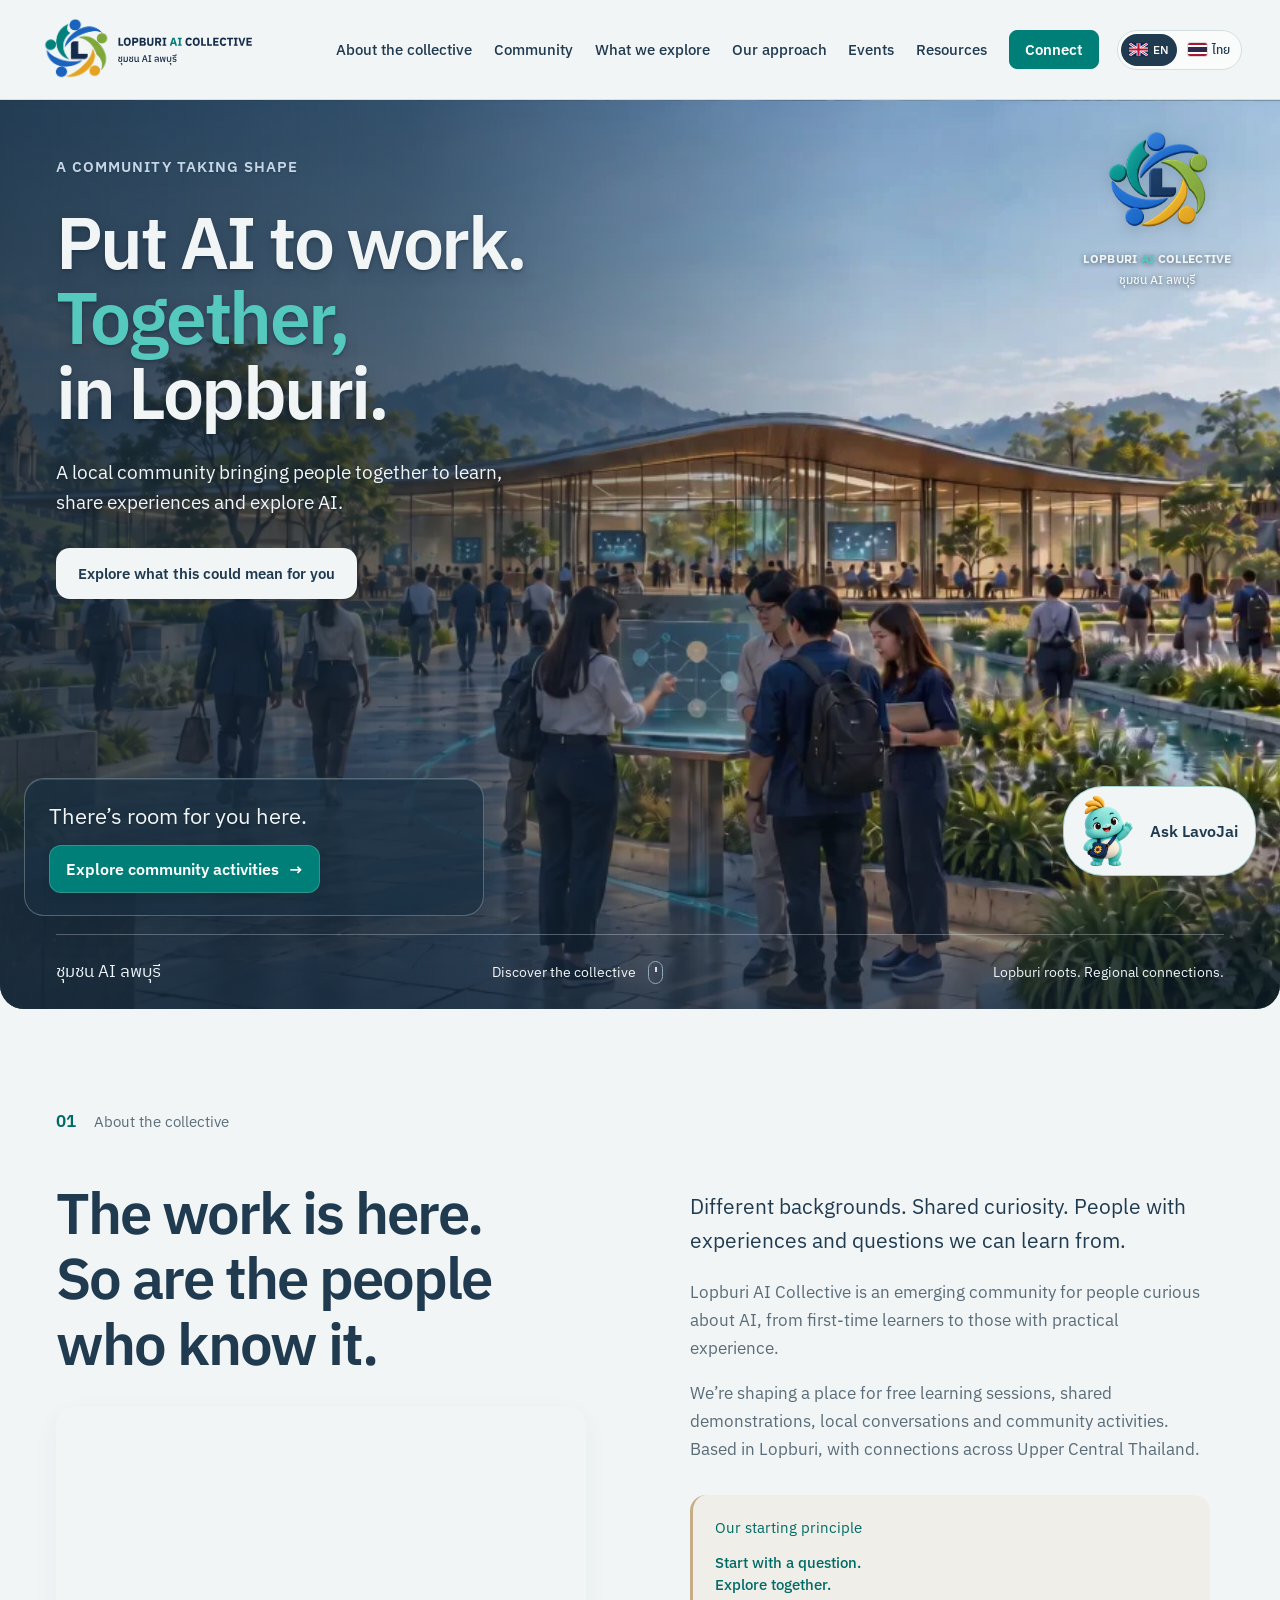
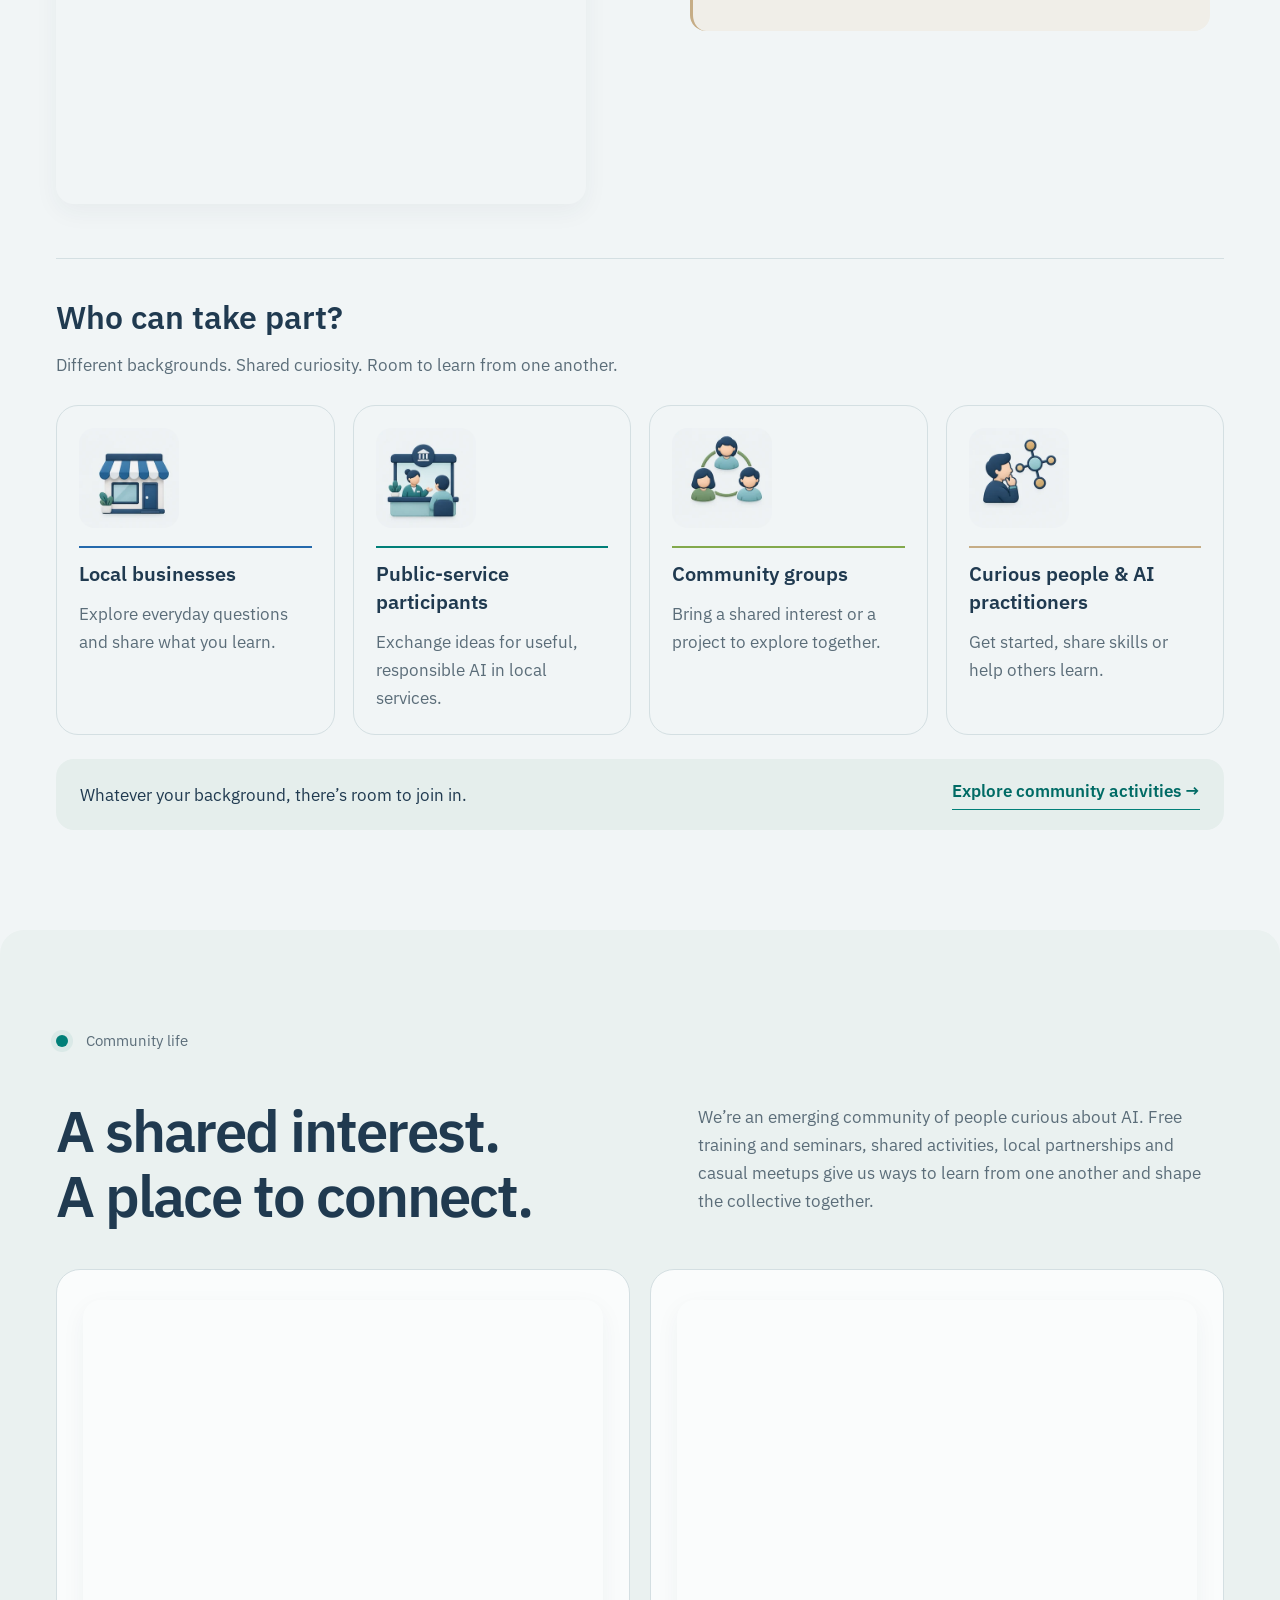
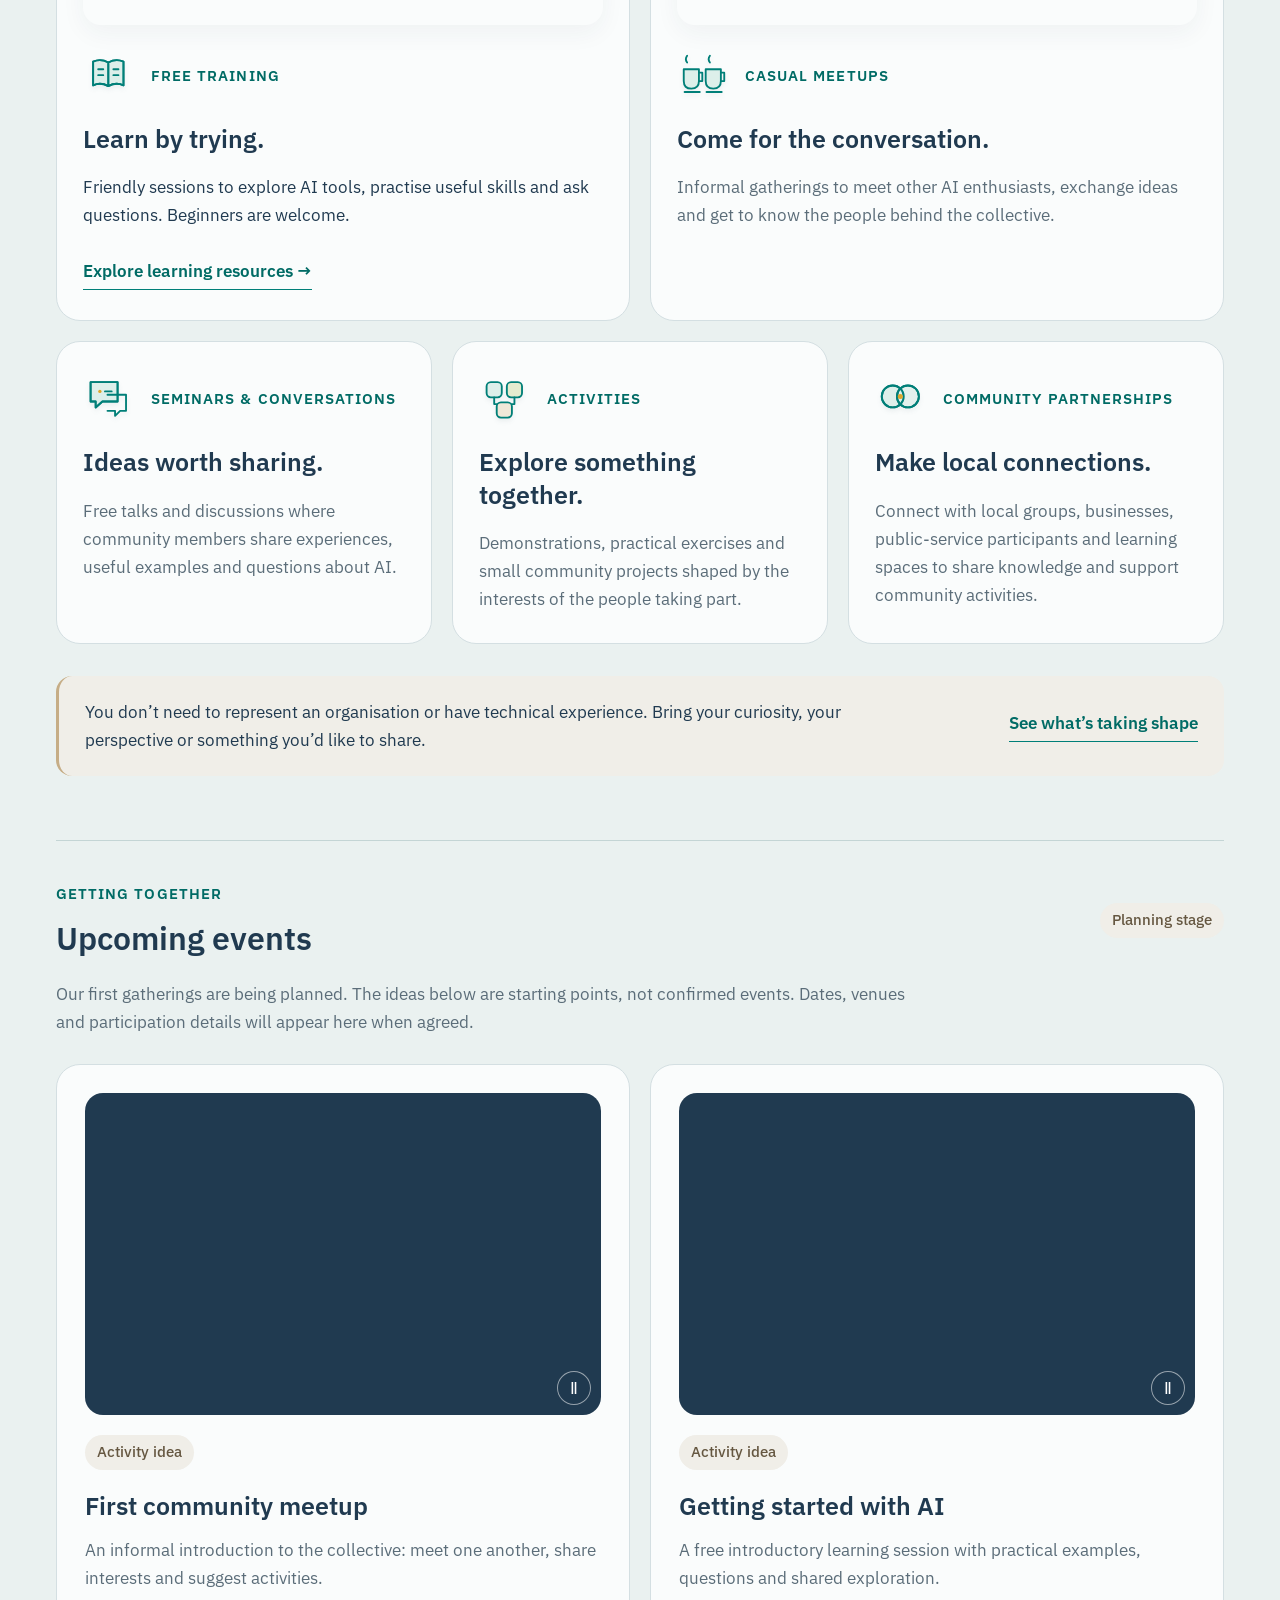
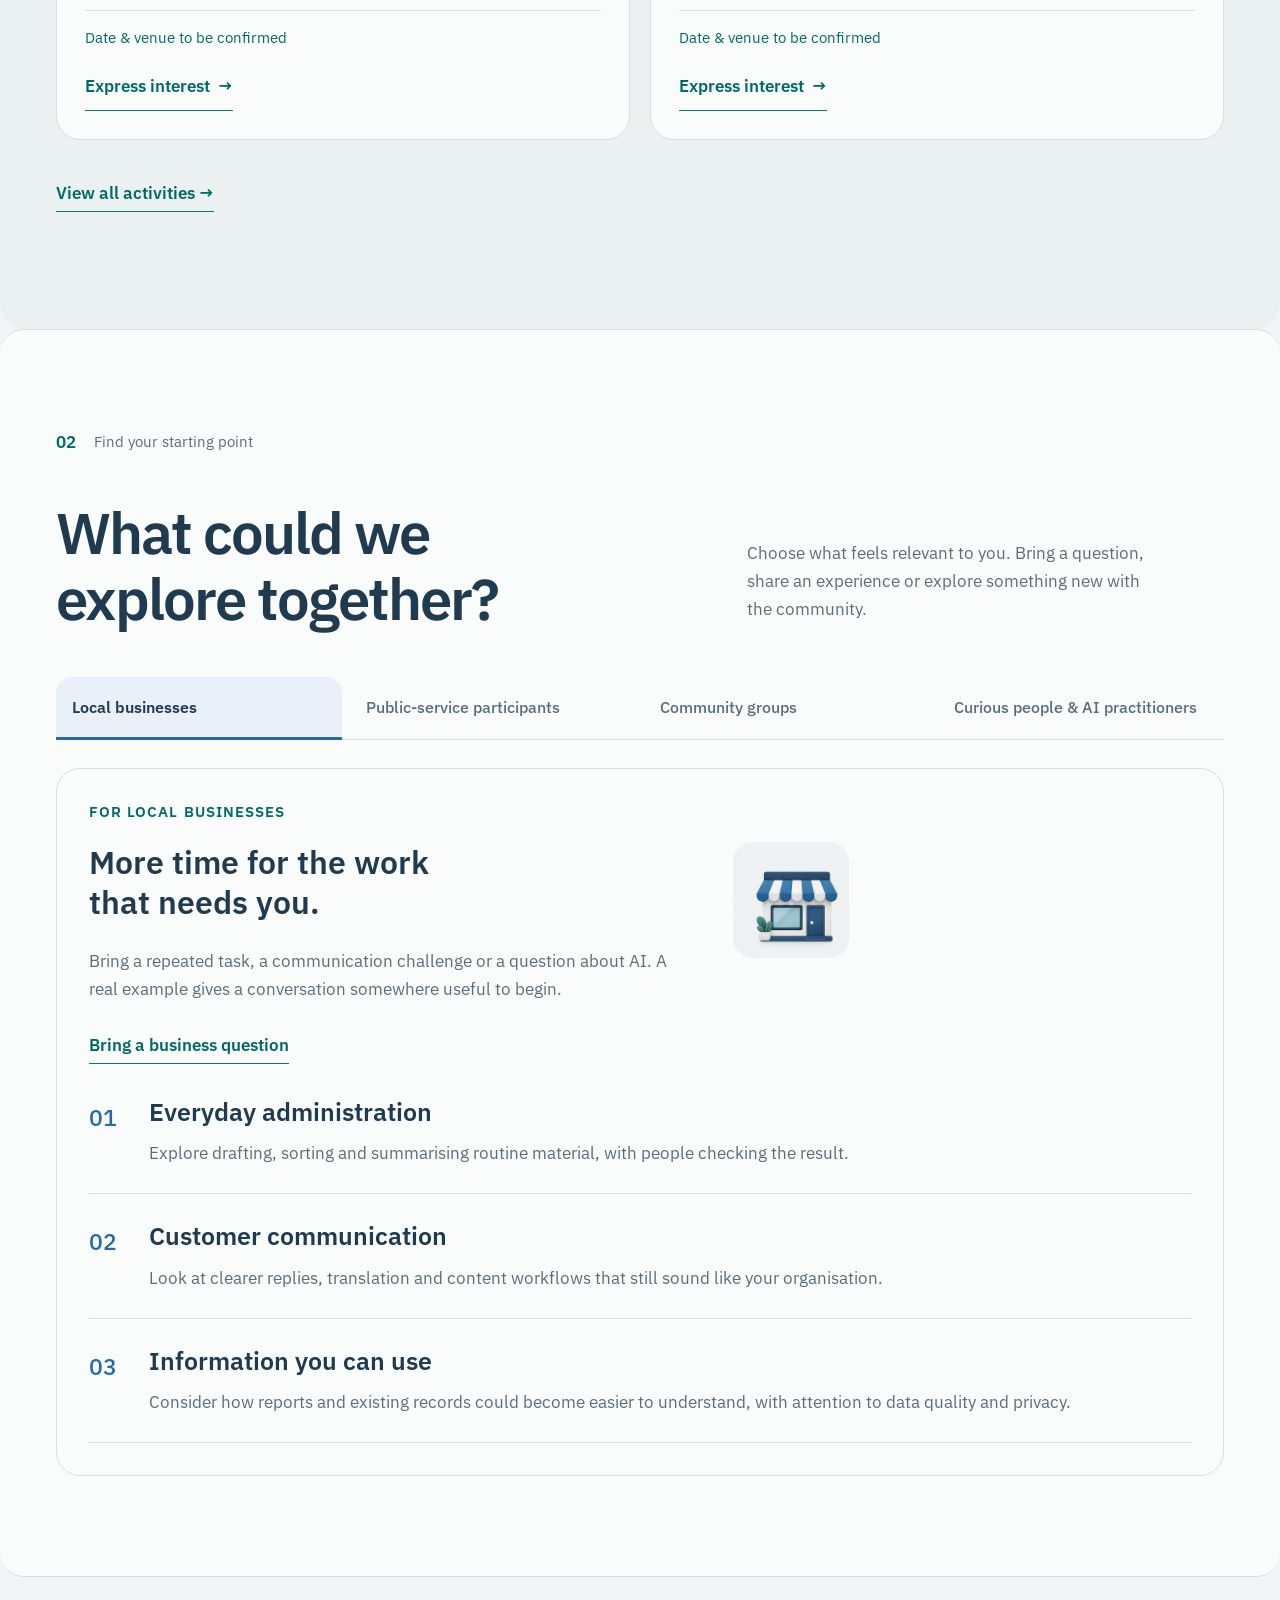
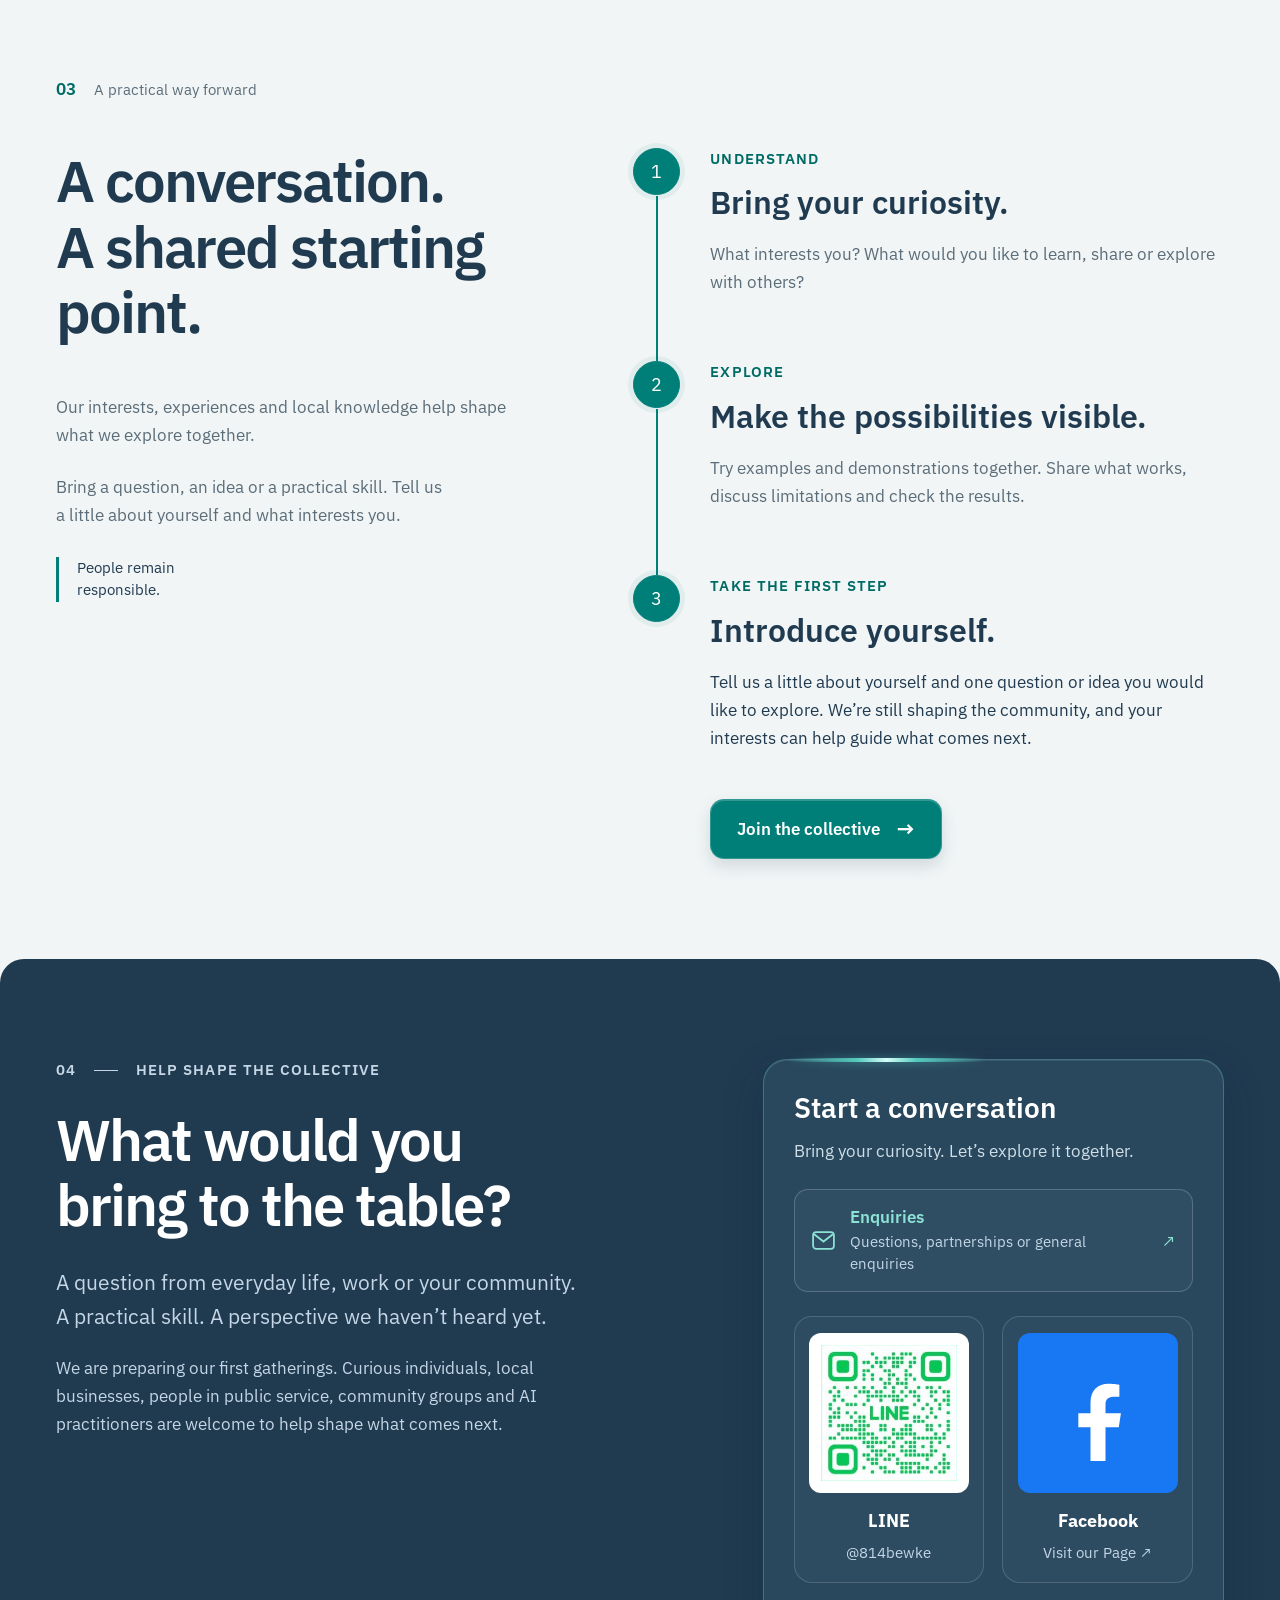
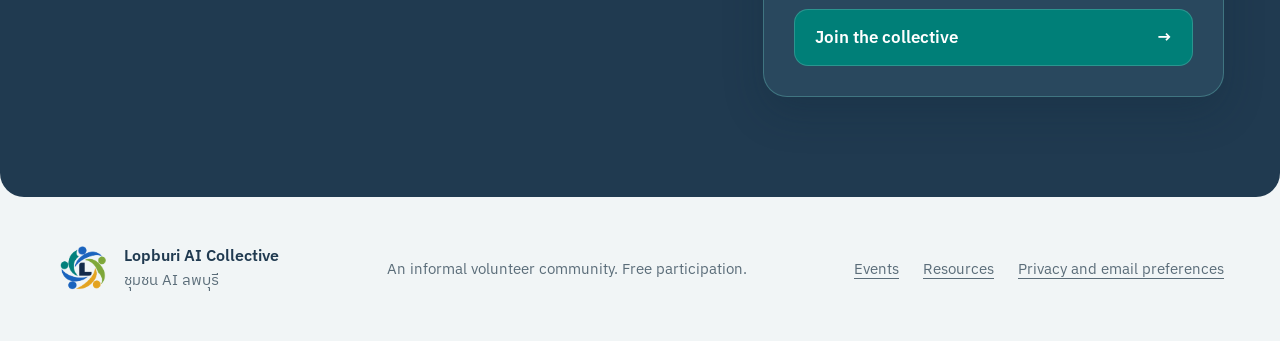
<file: index.html>
<!doctype html>
<!--
# Main website
English/Thai community content, contact dialog and Nori launcher.
Generated preview: edit site/pages/index.html and site/partials, then run scripts/build-pages.cjs.
Contact actions submit through the reviewed backend; updates require explicit confirmation.
-->
<html lang="en">
<head>
  <meta charset="utf-8"><meta name="viewport" content="width=device-width,initial-scale=1">
  <meta name="description" content="A working concept for Lopburi AI Collective: a local community connecting business, public service and practical AI experience.">
  <meta name="robots" content="noindex,nofollow"><meta name="theme-color" content="#203A50">
  <title>Lopburi AI Collective — Website concept</title>
  <link rel="icon" href="assets/favicon.svg" type="image/svg+xml"><link rel="stylesheet" href="styles.css?v=20261018-facebook-blue"><link rel="stylesheet" href="privacy.css?v=20261018-facebook-blue">
  <script id="participation-links" type="application/json">{"business": "", "public": "", "groups": "", "curious": ""}</script>
<script src="site-common.js?v=20261018-facebook-blue" defer></script><script src="script.js?v=20261018-facebook-blue" defer></script><script src="contact-flows.js?v=20261018-facebook-blue" defer></script>
<link rel="stylesheet" href="events.css?v=20261018-facebook-blue"><link rel="stylesheet" href="nori.css?v=20261018-facebook-blue">
<script src="nori.js?v=20261018-facebook-blue" defer></script>
<script src="activity-motion.js?v=20261018-facebook-blue" defer></script></head>
<body>
  <a class="skip-link" href="#main"><span data-i18n="copy0">Skip to content</span></a>
<header class="site-header">
    <a class="brand" href="#top" aria-label="Lopburi AI Collective home" data-i18n-aria-label="homeLabel"><img src="assets/wordmark-header.svg" width="1600" height="390" alt="Lopburi AI Collective — ชุมชน AI ลพบุรี"><img class="header-symbol" src="assets/footer-symbol.png" width="1254" height="1254" alt=""></a>
    <button class="menu-toggle" aria-expanded="false" aria-controls="navigation"><span data-i18n="copy4">Menu</span></button>
    <nav id="navigation" aria-label="Main navigation" data-i18n-aria-label="mainNavigation"><a href="#purpose"><span data-i18n="copy5">About the collective</span></a><a href="#community"><span data-i18n="communityNav">Community</span></a><a href="#possibilities"><span data-i18n="copy6">What we explore</span></a><a href="#approach"><span data-i18n="copy7">Our approach</span></a><a href="events.html"><span data-i18n="eventsNav">Events</span></a><a href="resources.html" data-page-link><span data-i18n="resourcesNav">Resources</span></a><a class="nav-contact" href="#connect"><span data-i18n="copy8">Connect</span></a></nav>
<div class="language-switch" role="group" aria-label="Language / ภาษา"><button type="button" data-language="en" aria-label="English" aria-pressed="true"><svg class="mini-flag" viewBox="0 0 60 40" aria-hidden="true"><rect width="60" height="40" fill="#012169"/><path d="M0 0L60 40M60 0L0 40" stroke="white" stroke-width="8"/><path d="M0 0L60 40M60 0L0 40" stroke="#c8102e" stroke-width="3"/><path d="M30 0V40M0 20H60" stroke="white" stroke-width="12"/><path d="M30 0V40M0 20H60" stroke="#c8102e" stroke-width="7"/></svg><span lang="en">EN</span></button><button type="button" data-language="th" aria-label="ภาษาไทย" aria-pressed="false"><span class="mini-flag thai" aria-hidden="true"></span><span lang="th">ไทย</span></button></div>
  </header>
  <main id="main">
    <div class="hero-journey">
    <section class="hero" id="top" aria-labelledby="hero-title">
      <video class="hero-video" id="hero-video" muted playsinline preload="none" poster="assets/lopburi-ai-hero-v3-poster.webp" aria-hidden="true" tabindex="-1" data-desktop="assets/lopburi-ai-hero-v3-scrub-desktop-hq.mp4" data-mobile="assets/lopburi-ai-hero-v3-scrub-mobile.mp4"></video>
      <div class="hero-inner wrap">
        <div class="hero-copy">
          <p class="eyebrow light"><span data-i18n="copy9">A community taking shape</span></p>
          <h1 id="hero-title"><span class="hero-title-line" data-i18n="heroFirst">Put AI to work.</span><span class="hero-title-line hero-together"><span data-i18n="heroTogether">Together,</span><img class="mobile-relief" src="assets/relief.png" alt="" width="1280" height="1280" aria-hidden="true"></span><span class="hero-title-line" data-i18n="heroLast">in Lopburi.</span></h1>
          <p class="hero-intro"><span data-i18n="copy10">A local community bringing people together to learn, share experiences and explore AI.</span></p>
          <a class="button cream" href="#possibilities"><span data-i18n="copy11">Explore what this could mean for you</span></a>
        </div>
        <div class="hero-art" aria-hidden="true"><img class="relief" src="assets/relief.png" alt="" width="1280" height="1280" fetchpriority="high"><div class="hero-signature"><span class="signature-en" lang="en">LOPBURI <span>AI</span> COLLECTIVE</span><span class="signature-th" lang="th">ชุมชน AI ลพบุรี</span></div></div>
      </div>
      <aside class="hero-arrival" aria-label="Community invitation" hidden><p><span data-i18n="arrivalTitle">There’s room for you here.</span></p><a class="text-link" href="#community"><span data-i18n="arrivalCta">Explore community activities</span> <span aria-hidden="true">→</span></a></aside>
      <div class="hero-bottom wrap"><span lang="th">ชุมชน AI ลพบุรี</span><a href="#purpose"><span data-i18n="copy12">Discover the collective</span> <span class="scroll-cue" aria-hidden="true"></span></a><span><span data-i18n="copy13">Lopburi roots. Regional connections.</span></span></div>
      <div class="hero-motion-controls wrap"><span class="journey-hint"><span data-i18n="copy14">Scroll to step inside</span></span><a class="skip-journey" href="#purpose"><span data-i18n="copy0">Skip to content</span></a><button id="hero-motion" type="button" aria-controls="hero-video" hidden><span data-i18n="copy15">Use still image</span></button><button id="watch-scene" type="button"><span data-i18n="copy16">Watch full scene</span></button></div>
    </section>
    </div>

    <section class="purpose section wrap" id="purpose" aria-labelledby="purpose-title">
      <div class="section-label"><span class="section-number">01</span> <span data-i18n="copy17">About the collective</span></div>
      <div class="purpose-grid">
        <div class="purpose-visual reveal"><h2 id="purpose-title"><span data-i18n="copy18">The work is here.<br>So are the people<br>who know it.</span></h2><figure class="community-scene"><picture><source media="(max-width:780px)" srcset="assets/community-collaboration-480.webp"><img src="assets/community-collaboration-960.webp" width="960" height="723" alt="Concept illustration of community members sharing ideas around a table in the pavilion." loading="lazy" decoding="async"></picture></figure></div>
        <div class="purpose-copy reveal">
          <p class="lead"><span data-i18n="copy19">Different backgrounds. Shared curiosity. People with experiences and questions we can learn from.</span></p>
          <p><span data-i18n="copy20">Lopburi AI Collective is an emerging community for people curious about AI, from first-time learners to those with practical experience.</span></p>
          <p><span data-i18n="copy21">We’re shaping a place for free learning sessions, shared demonstrations, local conversations and community activities. Based in Lopburi, with connections across Upper Central Thailand.</span></p>
          <div class="purpose-note"><span><span data-i18n="copy22">Our starting principle</span></span><strong><span data-i18n="copy23">Start with a question.<br>Explore together.</span></strong></div>
        </div>
      </div>
      <section class="participation" aria-labelledby="participation-title"><div class="participation-heading reveal"><h3 id="participation-title"><span data-i18n="joinTitle">Who can take part?</span></h3><p><span data-i18n="joinIntro">Different backgrounds. Shared curiosity. Room to learn from one another.</span></p></div><div class="participation-grid"><article class="participation-card reveal category-business" data-participation="business"><img src="assets/invitation-business.webp" width="240" height="240" alt="" loading="lazy" decoding="async"><div><h4><span data-i18n="joinBusiness">Local businesses</span></h4><p><span data-i18n="joinBusinessBody">Explore everyday questions and share what you learn.</span></p></div></article><article class="participation-card reveal category-public" data-participation="public"><img src="assets/invitation-public.webp" width="240" height="240" alt="" loading="lazy" decoding="async"><div><h4><span data-i18n="joinPublic">Public-service participants</span></h4><p><span data-i18n="joinPublicBody">Exchange ideas for useful, responsible AI in local services.</span></p></div></article><article class="participation-card reveal category-groups" data-participation="groups"><img src="assets/invitation-groups.webp" width="240" height="240" alt="" loading="lazy" decoding="async"><div><h4><span data-i18n="joinGroups">Community groups</span></h4><p><span data-i18n="joinGroupsBody">Bring a shared interest or a project to explore together.</span></p></div></article><article class="participation-card reveal category-curious" data-participation="curious"><img src="assets/invitation-curious.webp" width="240" height="240" alt="" loading="lazy" decoding="async"><div><h4><span data-i18n="joinCurious">Curious people & AI practitioners</span></h4><p><span data-i18n="joinCuriousBody">Get started, share skills or help others learn.</span></p></div></article></div><div class="participation-invitation reveal"><p><span data-i18n="joinWelcome">Whatever your background, there’s room to join in.</span></p><a class="text-link" href="#community"><span data-i18n="joinCta">Explore community activities</span> <span aria-hidden="true">→</span></a></div></section>
    </section>

    <section class="community section" id="community" aria-labelledby="community-title">
      <div class="wrap">
        <div class="section-label reveal"><span class="community-dot" aria-hidden="true"></span><span data-i18n="communityLabel">Community life</span></div>
        <div class="section-heading reveal"><h2 id="community-title"><span data-i18n="communityTitle">A shared interest.<br>A place to connect.</span></h2><p><span data-i18n="communityIntro">We’re an emerging community of people curious about AI. Free training and seminars, shared activities, local partnerships and casual meetups give us ways to learn from one another and shape the collective together.</span></p></div>
        <div class="community-grid"><article class="community-card reveal"><figure class="community-scene"><picture><source media="(max-width:780px)" srcset="assets/community-learning-480.webp"><img src="assets/community-learning-960.webp" width="960" height="723" alt="Concept illustration of Thai adults learning together with a laptop and notebook." data-i18n-alt="imageAlt1" loading="lazy" decoding="async"></picture></figure><div class="community-card-label"><div class="community-icon" aria-hidden="true"><svg viewBox="0 0 64 64" fill="none" stroke="#007F78" stroke-width="2.2" stroke-linecap="round" stroke-linejoin="round"><path d="M12 15q9-4 18 1v28q-9-5-18-1zm36 0q-9-4-18 1v28q9-5 18-1z" fill="#DDEFEA"/><path d="M12 15q9-4 18 1v28q-9-5-18-1zm36 0q-9-4-18 1v28q9-5 18-1z"/><path d="M18 24h6m-6 7h6m12-7h6m-6 7h6"/></svg></div><p class="eyebrow"><span data-i18n="trainingLabel">Free training</span></p></div><h3><span data-i18n="trainingTitle">Learn by trying.</span></h3><p><span data-i18n="trainingBody">Friendly sessions to explore AI tools, practise useful skills and ask questions. Beginners are welcome.</span></p><p><a class="text-link" href="resources.html" data-page-link><span data-i18n="resourcesCta">Explore learning resources</span> →</a></p></article><article class="community-card reveal"><div class="community-card-label"><div class="community-icon" aria-hidden="true"><svg viewBox="0 0 64 64" fill="none" stroke="#007F78" stroke-width="2.2" stroke-linecap="round" stroke-linejoin="round"><path d="M9 12h32v23H23l-8 7v-7H9z" fill="#DDEFEA"/><path d="M9 12h32v23H23l-8 7v-7H9z"/><path d="M29 27h22v19h-7l-6 6v-6h-9"/><circle cx="20" cy="23" r="2" fill="#DDA62A" stroke="none"/><path d="M26 23h8"/></svg></div><p class="eyebrow"><span data-i18n="seminarsLabel">Seminars & conversations</span></p></div><h3><span data-i18n="seminarsTitle">Ideas worth sharing.</span></h3><p><span data-i18n="seminarsBody">Free talks and discussions where community members share experiences, useful examples and questions about AI.</span></p></article><article class="community-card reveal"><div class="community-card-label"><div class="community-icon" aria-hidden="true"><svg viewBox="0 0 64 64" fill="none" stroke="#007F78" stroke-width="2.2" stroke-linecap="round" stroke-linejoin="round"><rect x="9" y="12" width="18" height="18" rx="5" fill="#DDEFEA"/><rect x="33" y="12" width="18" height="18" rx="5" fill="#E4ECCF"/><rect x="21" y="36" width="18" height="18" rx="5" fill="#F0E8D8"/><path d="M18 30v8h3m21-8v8h-3"/></svg></div><p class="eyebrow"><span data-i18n="activitiesLabel">Shared activities</span></p></div><h3><span data-i18n="activitiesTitle">Explore something together.</span></h3><p><span data-i18n="activitiesBody">Demonstrations, practical exercises and small community projects shaped by the interests of the people taking part.</span></p></article><article class="community-card reveal"><div class="community-card-label"><div class="community-icon" aria-hidden="true"><svg viewBox="0 0 64 64" fill="none" stroke="#007F78" stroke-width="2.2" stroke-linecap="round" stroke-linejoin="round"><circle cx="21" cy="29" r="13" fill="#DDEFEA"/><circle cx="39" cy="29" r="13" fill="#DDEFEA" fill-opacity=".7"/><circle cx="21" cy="29" r="13"/><circle cx="39" cy="29" r="13"/><circle cx="30" cy="29" r="3" fill="#DDA62A" stroke="none"/></svg></div><p class="eyebrow"><span data-i18n="partnershipsLabel">Community partnerships</span></p></div><h3><span data-i18n="partnershipsTitle">Make local connections.</span></h3><p><span data-i18n="partnershipsBody">Connect with local groups, businesses, public-service participants and learning spaces to share knowledge and support community activities.</span></p></article><article class="community-card reveal"><figure class="community-scene"><picture><source media="(max-width:780px)" srcset="assets/community-meetup-480.webp"><img src="assets/community-meetup-960.webp" width="960" height="723" alt="Concept illustration of a relaxed community conversation in the pavilion." data-i18n-alt="imageAlt2" loading="lazy" decoding="async"></picture></figure><div class="community-card-label"><div class="community-icon" aria-hidden="true"><svg viewBox="0 0 64 64" fill="none" stroke="#007F78" stroke-width="2.2" stroke-linecap="round" stroke-linejoin="round"><path d="M8 24h18v14q0 9-9 9t-9-9zm26 0h18v14q0 9-9 9t-9-9z" fill="#DDEFEA"/><path d="M26 28h4v10h-4M52 28h4v10h-4M12 16q-3-4 0-8m27 8q-3-4 0-8"/><path d="M9 51h18m8 0h18"/></svg></div><p class="eyebrow"><span data-i18n="meetupsLabel">Casual meetups</span></p></div><h3><span data-i18n="meetupsTitle">Come for the conversation.</span></h3><p><span data-i18n="meetupsBody">Informal gatherings to meet other AI enthusiasts, exchange ideas and get to know the people behind the collective.</span></p></article></div>
        <div class="community-welcome reveal"><p><span data-i18n="communityWelcome">You don’t need to represent an organisation or have technical experience. Bring your curiosity, your perspective or something you’d like to share.</span></p><a class="text-link" href="#community-events"><span data-i18n="communityEventsLink">See what’s taking shape</span></a></div>
        <div class="community-events" id="community-events" aria-labelledby="events-title">
          <div class="events-heading reveal"><div><p class="eyebrow"><span data-i18n="eventsLabel">Getting together</span></p><h3 id="events-title"><span data-i18n="eventsTitle">Upcoming events</span></h3></div><span class="planning-badge"><span data-i18n="eventsPlanning">Planning stage</span></span></div>
          <p class="events-note reveal"><span data-i18n="eventsNote">Our first gatherings are being planned. The ideas below are starting points, not confirmed events. Dates, venues and participation details will appear here when agreed.</span></p>
          <div class="event-grid"><article class="event-card reveal" data-activity-id="first-community-meetup"><figure class="community-scene event-scene"><div class="event-media"><a class="event-detail-image-link" href="events.html#first-community-meetup" aria-label="View activity details" data-i18n-aria-label="viewActivity"></a><video class="event-loop" data-loop-src="assets/event-meetup-loop.mp4" muted loop playsinline preload="none" aria-hidden="true"></video><button class="event-loop-toggle" type="button" aria-label="Pause animation" data-i18n-aria-label="pauseAnimation" hidden>Ⅱ</button><picture><source media="(max-width:780px)" srcset="assets/event-meetup-480.webp"><img src="assets/event-meetup-960.webp" width="960" height="723" alt="Concept illustration of a diverse community gathering on the pavilion terrace." data-i18n-alt="imageAlt3" loading="lazy" decoding="async"></picture></div></figure><span class="event-status"><span data-i18n="eventIdea">Activity idea</span></span><h4><a href="events.html#first-community-meetup"><span data-i18n="firstMeetTitle">First community meetup</span></a></h4><p><span data-i18n="firstMeetBody">An informal introduction to the collective: meet one another, share interests and suggest activities.</span></p><div class="event-pending"><span data-i18n="eventDetails">Date & venue to be confirmed</span></div><a class="text-link event-interest" href="mailto:lopburiaicollective@gmail.com?subject=Interest%20in%20community%20activities" data-event-interest><span data-i18n="eventInterest">Express interest</span> <span aria-hidden="true">→</span></a></article><article class="event-card reveal" data-activity-id="getting-started-with-ai"><figure class="community-scene event-scene"><div class="event-media"><a class="event-detail-image-link" href="events.html#getting-started-with-ai" aria-label="View activity details" data-i18n-aria-label="viewActivity"></a><video class="event-loop" data-loop-src="assets/event-learning-loop.mp4" muted loop playsinline preload="none" aria-hidden="true"></video><button class="event-loop-toggle" type="button" aria-label="Pause animation" data-i18n-aria-label="pauseAnimation" hidden>Ⅱ</button><picture><source media="(max-width:780px)" srcset="assets/event-learning-480.webp"><img src="assets/event-learning-960.webp" width="960" height="723" alt="Concept illustration of a beginner AI learning session led by a Thai facilitator." data-i18n-alt="imageAlt4" loading="lazy" decoding="async"></picture></div></figure><span class="event-status"><span data-i18n="eventIdea">Activity idea</span></span><h4><a href="events.html#getting-started-with-ai"><span data-i18n="firstTrainingTitle">Getting started with AI</span></a></h4><p><span data-i18n="firstTrainingBody">A free introductory learning session with practical examples, questions and shared exploration.</span></p><div class="event-pending"><span data-i18n="eventDetails">Date & venue to be confirmed</span></div><a class="text-link event-interest" href="mailto:lopburiaicollective@gmail.com?subject=Interest%20in%20community%20activities" data-event-interest><span data-i18n="eventInterest">Express interest</span> <span aria-hidden="true">→</span></a></article></div></div></div><p class="events-all-link wrap"><a class="text-link" href="events.html"><span data-i18n="viewActivities">View all activities</span> →</a></p></section>

    <section class="possibilities section" id="possibilities" aria-labelledby="possibilities-title">
      <div class="wrap">
        <div class="section-label"><span class="section-number">02</span> <span data-i18n="copy28">Find your starting point</span></div>
        <div class="section-heading reveal"><h2 id="possibilities-title"><span data-i18n="copy29">What could we<br>explore together?</span></h2><p><span data-i18n="copy30">Choose what feels relevant to you. Bring a question, share an experience or explore something new with the community.</span></p></div>
        <div class="audience-tabs" role="tablist" aria-label="Community perspectives">
          <button id="tab-business" role="tab" aria-selected="true" aria-controls="panel-business" tabindex="0"><span data-i18n="copy31">Local businesses</span></button>
          <button id="tab-public" role="tab" aria-selected="false" aria-controls="panel-public" tabindex="-1"><span data-i18n="copy32">Public-service participants</span></button>
          <button id="tab-community" role="tab" aria-selected="false" aria-controls="panel-community" tabindex="-1"><span data-i18n="copy33">Community groups</span></button>
<button id="tab-curious" role="tab" aria-selected="false" aria-controls="panel-curious" tabindex="-1"><span data-i18n="curiousTab">Curious people & AI practitioners</span></button>
        </div>
        <div class="audience-panel" id="panel-business" role="tabpanel" aria-labelledby="tab-business" tabindex="0">
          <div class="panel-intro"><img class="panel-category-icon" src="assets/invitation-business.webp" width="240" height="240" alt="" loading="lazy" decoding="async"><p class="eyebrow"><span data-i18n="copy34">For local businesses</span></p><h3><span data-i18n="copy35">More time for the work<br>that needs you.</span></h3><p><span data-i18n="copy36">Bring a repeated task, a communication challenge or a question about AI. A real example gives a conversation somewhere useful to begin.</span></p><a class="text-link" href="#connect"><span data-i18n="copy37">Bring a business question</span></a></div>
          <ol class="use-cases"><li><span class="case-number">01</span><div><h4><span data-i18n="copy38">Everyday administration</span></h4><p><span data-i18n="copy39">Explore drafting, sorting and summarising routine material, with people checking the result.</span></p></div></li><li><span class="case-number">02</span><div><h4><span data-i18n="copy40">Customer communication</span></h4><p><span data-i18n="copy41">Look at clearer replies, translation and content workflows that still sound like your organisation.</span></p></div></li><li><span class="case-number">03</span><div><h4><span data-i18n="copy42">Information you can use</span></h4><p><span data-i18n="copy43">Consider how reports and existing records could become easier to understand, with attention to data quality and privacy.</span></p></div></li></ol>
        </div>
        <div class="audience-panel" id="panel-public" role="tabpanel" aria-labelledby="tab-public" tabindex="0" hidden>
          <div class="panel-intro"><img class="panel-category-icon" src="assets/invitation-public.webp" width="240" height="240" alt="" loading="lazy" decoding="async"><p class="eyebrow"><span data-i18n="copy44">For public service teams</span></p><h3><span data-i18n="copy45">Useful exploration.<br>Clear responsibility.</span></h3><p><span data-i18n="copy46">Begin with a service need and the boundaries that matter. Officers and subject experts can bring the context that a technology demonstration alone cannot provide.</span></p><a class="text-link" href="#connect"><span data-i18n="copy47">Bring a public service question</span></a></div>
          <ol class="use-cases"><li><span class="case-number">01</span><div><h4><span data-i18n="copy48">Accessible public information</span></h4><p><span data-i18n="copy49">Explore clearer explanations, translation and navigation of information already approved for public use.</span></p></div></li><li><span class="case-number">02</span><div><h4><span data-i18n="copy50">Routine internal workflows</span></h4><p><span data-i18n="copy51">Discuss drafting and summarising using permitted material, with review and accountability built into the process.</span></p></div></li><li><span class="case-number">03</span><div><h4><span data-i18n="copy52">Responsible adoption</span></h4><p><span data-i18n="copy53">Compare privacy, reliability and oversight considerations before choosing a small, low-risk experiment.</span></p></div></li></ol>
        </div>
        <div class="audience-panel" id="panel-community" role="tabpanel" aria-labelledby="tab-community" tabindex="0" hidden>
          <div class="panel-intro"><img class="panel-category-icon" src="assets/invitation-groups.webp" width="240" height="240" alt="" loading="lazy" decoding="async"><p class="eyebrow"><span data-i18n="copy54">For community groups</span></p><h3><span data-i18n="copy55">Shared interests.<br>Local possibilities.</span></h3><p><span data-i18n="copy56">Bring a community question or a project idea. Explore how AI might support the people, activities and connections that matter to your group.</span></p><a class="text-link" href="#connect"><span data-i18n="copy57">Share a community idea</span></a></div>
          <ol class="use-cases"><li><span class="case-number">01</span><div><h4><span data-i18n="copy58">Community communication</span></h4><p><span data-i18n="copy59">Explore translation, information access and the routine coordination work that uses volunteer time.</span></p></div></li><li><span class="case-number">02</span><div><h4><span data-i18n="copy60">Planning activities together</span></h4><p><span data-i18n="copy61">Try ideas for organising gatherings, preparing useful materials and making participation easier.</span></p></div></li><li><span class="case-number">03</span><div><h4><span data-i18n="copy62">Small community projects</span></h4><p><span data-i18n="copy63">Start with a shared local question and explore a small project using non-sensitive sample material.</span></p></div></li></ol>
        </div><div class="audience-panel" id="panel-curious" role="tabpanel" aria-labelledby="tab-curious" tabindex="0" hidden><div class="panel-intro"><img class="panel-category-icon" src="assets/invitation-curious.webp" width="240" height="240" alt="" loading="lazy" decoding="async"><p class="eyebrow"><span data-i18n="curiousLabel">For beginners and experienced members</span></p><h3><span data-i18n="curiousTitle">Start with curiosity.<br>Learn by sharing.</span></h3><p><span data-i18n="curiousBody">You do not need a technical background. Ask a first question, practise alongside others or share a skill that helps someone get started.</span></p><a class="text-link" href="events.html#getting-started-with-ai"><span data-i18n="curiousCta">Find a learning activity</span></a></div><ol class="use-cases"><li><span class="case-number">01</span><div><h4><span data-i18n="curiousOne">Getting started</span></h4><p><span data-i18n="curiousOneBody">Try everyday AI tools in friendly sessions, with time for questions and checking the results.</span></p></div></li><li><span class="case-number">02</span><div><h4><span data-i18n="curiousTwo">Sharing practical skills</span></h4><p><span data-i18n="curiousTwoBody">Bring a useful example, explain what you learned and help another member try it.</span></p></div></li><li><span class="case-number">03</span><div><h4><span data-i18n="curiousThree">Exploring and experimenting</span></h4><p><span data-i18n="curiousThreeBody">Explore a demonstration or a small prototype together, including its limits and where human judgement matters.</span></p></div></li></ol></div>
      </div>
    </section>

    <section class="approach section wrap" id="approach" aria-labelledby="approach-title">
      <div class="section-label"><span class="section-number">03</span> <span data-i18n="copy64">A practical way forward</span></div>
      <div class="approach-grid">
        <div class="approach-heading reveal"><h2 id="approach-title"><span data-i18n="copy65">A conversation.<br>A shared starting point.</span></h2><p><span data-i18n="copy66">Our interests, experiences and local knowledge help shape what we explore together.</span></p><p class="approach-invite"><span data-i18n="contactInvite">Bring a question, an idea or a practical skill. Tell us a little about yourself and what interests you.</span></p><div class="approach-stamp"><span data-i18n="copy67">People remain<br>responsible.</span></div></div>
        <ol class="journey">
          <li class="reveal"><span class="journey-index">1</span><div><p class="eyebrow"><span data-i18n="copy68">Understand</span></p><h3><span data-i18n="copy69">Bring your curiosity.</span></h3><p><span data-i18n="copy70">What interests you? What would you like to learn, share or explore with others?</span></p></div></li>
          <li class="reveal"><span class="journey-index">2</span><div><p class="eyebrow"><span data-i18n="copy71">Explore</span></p><h3><span data-i18n="copy72">Make the possibilities visible.</span></h3><p><span data-i18n="copy73">Try examples and demonstrations together. Share what works, discuss limitations and check the results.</span></p></div></li>
          <li class="reveal"><span class="journey-index">3</span><div><p class="eyebrow"><span data-i18n="copy74">Take the first step</span></p><h3><span data-i18n="copy75">Introduce yourself.</span></h3><p><span data-i18n="copy76">Tell us a little about yourself and one question or idea you would like to explore. We’re still shaping the community, and your interests can help guide what comes next.</span></p><button class="button teal step-contact" type="button" data-contact-open><span data-i18n="contactCTA">Join the collective</span></button></div></li>
        </ol>
      </div>
    </section>

    <section class="invitation section" id="connect" aria-labelledby="connect-title">
      <div class="wrap invitation-grid">
        <div class="reveal"><p class="eyebrow light">04 <span class="small-rule"></span> <span data-i18n="copy77">Help shape the collective</span></p><h2 id="connect-title"><span data-i18n="copy78">What would you<br>bring to the table?</span></h2><p class="invite-intro"><span data-i18n="copy79">A question from everyday life, work or your community. A practical skill. A perspective we haven’t heard yet.</span></p><p><span data-i18n="copy80">We are preparing our first gatherings. Curious individuals, local businesses, people in public service, community groups and AI practitioners are welcome to help shape what comes next.</span></p></div>
        <div class="contact-detail reveal contact-raised"><h3><span data-i18n="copy81">Start a conversation</span></h3><p class="raised-welcome"><span data-i18n="contactRaisedWelcome">Bring your curiosity. Let’s explore it together.</span></p><a class="raised-email enquiries-action" data-enquiry-open aria-haspopup="dialog" href="mailto:lopburiaicollective+enquiries@gmail.com?subject=Lopburi%20AI%20Collective%20%E2%80%94%20Enquiry"><svg viewBox="0 0 24 24" aria-hidden="true"><rect x="2" y="4" width="20" height="16" rx="3"/><path d="m3 6 9 7 9-7"/></svg><span><strong data-i18n="enquiriesTitle">Enquiries</strong><small data-i18n="enquiriesDescription">Questions, partnerships or general enquiries</small></span><span aria-hidden="true">↗</span></a><div class="raised-socials"><a class="raised-social line-contact" href="https://line.me/R/ti/p/%40814bewke" aria-label="Open Lopburi AI Collective on LINE / เปิด LINE ของชุมชน AI ลพบุรี"><div class="line-qr-frame"><img src="assets/line-qr.png" width="216" height="216" alt="" loading="lazy"></div><strong>LINE</strong><small>@814bewke</small></a><a class="raised-social facebook-contact" href="https://www.facebook.com/profile.php?id=61595349937124" target="_blank" rel="noopener noreferrer" aria-label="Open Lopburi AI Collective on Facebook (opens in a new tab)" data-i18n-aria-label="facebookOpen"><div class="facebook-icon-frame"><img src="assets/facebook.svg" width="96" height="96" alt=""></div><strong>Facebook</strong><small data-i18n="facebookVisit">Visit our Page ↗</small></a></div><button class="button raised-introduction" id="brief-button"><span data-i18n="copy85">Join the collective</span><span aria-hidden="true">→</span></button></div>
      </div>
    </section>
  </main>
  <footer class="site-footer wrap"><a class="footer-brand" href="#top"><img src="assets/footer-symbol.png" width="1254" height="1254" alt=""><span class="footer-brand-names"><strong>Lopburi AI Collective</strong><span lang="th">ชุมชน AI ลพบุรี</span></span></a><p data-i18n="communitySummary">An informal volunteer community. Free participation.</p><nav class="footer-links" aria-label="Footer" data-i18n-aria-label="footerNavigation"><a href="events.html" data-page-link data-i18n="eventsNav">Events</a><a href="resources.html" data-page-link data-i18n="resourcesNav">Resources</a><a href="privacy.html?lang=en" data-privacy-link target="_blank" rel="noopener" data-i18n="privacyTitle">Privacy and email preferences</a></nav></footer>
  <dialog id="scene-dialog" aria-labelledby="scene-title">
    <form method="dialog" class="dialog-head"><button aria-label="Close scene"><span data-i18n="copy89">Close</span></button></form>
    <h2 id="scene-title"><span data-i18n="copy90">Step into the collective</span></h2>
    <video id="full-scene" controls playsinline preload="none" poster="assets/lopburi-ai-hero-v3-poster.webp" data-src="assets/lopburi-ai-hero-v3-desktop.mp4" aria-label="A silent journey through the Lopburi AI Collective pavilion"></video>
  </dialog>
  <dialog id="brief-dialog" class="contact-card" aria-labelledby="brief-title">
    <form method="dialog" class="dialog-head"><button aria-label="Close introduction template"><span data-i18n="copy89">Close</span></button></form>
    <div class="contact-card-brand"><img src="assets/relief.png" width="1254" height="1254" alt=""><div><strong lang="en">Lopburi AI Collective</strong><span lang="th">ชุมชน AI ลพบุรี</span></div></div>
    <h2 id="brief-title"><span data-i18n="memberTitle">Join the collective</span></h2>
    <p data-i18n="memberMeaning">Introduce yourself and express interest in taking part. Participation is free, with no formal membership commitment.</p>
    <p><span data-i18n="contactInvite">Bring a question, an idea or a practical skill. Tell us a little about yourself and what interests you.</span></p>
    <p class="contact-draft-note"><span data-i18n="copy92">Prepare your introduction here, then open it in your email app to send. You can also contact us directly by email or LINE.</span></p>
    <form id="contact-form">
      <div class="contact-fields">
        <div><label for="contact-name"><span data-i18n="contactName">Your name</span></label><input id="contact-name" name="name" autocomplete="name" maxlength="120" required></div>
        <div><label for="contact-email"><span data-i18n="contactEmail">Email address</span></label><input id="contact-email" name="email" type="email" autocomplete="email" maxlength="254" required><small><span data-i18n="emailPurpose">Include an address we can reply to. You choose when to send from your email app.</span></small></div>
        <div class="field-wide"><label for="contact-organisation"><span data-i18n="contactOrganisation">Organisation, business or community (optional)</span></label><input id="contact-organisation" name="organisation" autocomplete="organization" maxlength="160"></div>
        <div class="field-wide"><label for="brief-text"><span data-i18n="copy93">One question or idea you would like to explore</span></label><textarea id="brief-text" name="question" rows="4" maxlength="1200" required></textarea></div>
      </div>
      <div class="mailing-optin"><label for="contact-updates"><input id="contact-updates" name="updates" type="checkbox"><span data-i18n="updatesOptIn">Keep me updated about Lopburi AI Collective events, learning resources and community news.</span></label><small><span data-i18n="updatesHelp">Optional. Your choice is included in your email draft and reaches us only when you send it. You can ask us to stop updates by email or LINE.</span></small></div>
      <p class="contact-local-note"><span data-i18n="contactLocal">Preparing this card keeps your details in this tab. Opening an email draft passes them to your email app; you review and send it there.</span></p>
      <p class="privacy-form-note"><span data-i18n="privacyForm">We use your details only to respond and communicate about the collective. Updates are optional.</span> <a href="privacy.html?lang=en" data-privacy-link target="_blank" rel="noopener" data-i18n="privacyTitle">Privacy and email preferences</a></p>
      <button class="button teal" type="submit"><span data-i18n="prepareCard">Prepare introduction</span></button>
    </form>

    <p class="dialog-status" id="brief-status" role="status" aria-live="polite"></p>
    <div class="contact-channels"><div class="email-placeholder"><strong><span data-i18n="projectEmail">Project email</span></strong><a class="project-email-link" href="mailto:lopburiaicollective@gmail.com?subject=Hello%20Lopburi%20AI%20Collective">lopburiaicollective@gmail.com</a></div><div class="qr-placeholder-grid"><a class="qr-placeholder dialog-line-link" href="https://line.me/R/ti/p/%40814bewke" aria-label="Open Lopburi AI Collective on LINE / เปิด LINE ของชุมชน AI ลพบุรี"><div class="line-qr-frame"><img src="assets/line-qr.png" width="216" height="216" alt="" loading="lazy"></div><strong>LINE</strong><small>@814bewke</small></a><a class="qr-placeholder dialog-line-link facebook-contact" href="https://www.facebook.com/profile.php?id=61595349937124" target="_blank" rel="noopener noreferrer" aria-label="Open Lopburi AI Collective on Facebook (opens in a new tab)" data-i18n-aria-label="facebookOpen"><div class="facebook-icon-frame"><img src="assets/facebook.svg" width="96" height="96" alt=""></div><strong>Facebook</strong><small data-i18n="facebookVisit">Visit our Page ↗</small></a></div></div>
  </dialog>
<dialog id="enquiry-dialog" class="contact-card" aria-labelledby="enquiry-title">
    <form method="dialog" class="dialog-head"><button aria-label="Close enquiry" data-i18n-aria-label="closeEnquiry"><span data-i18n="copy89">Close</span></button></form>
    <div class="contact-card-brand"><img src="assets/relief.png" width="1254" height="1254" alt=""><div><strong>Lopburi AI Collective</strong><span lang="th">ชุมชน AI ลพบุรี</span></div></div>
    <h2 id="enquiry-title"><span data-i18n="enquiryHeading">Start a conversation</span></h2>
    <p data-i18n="enquiryIntro">Ask a question, discuss a partnership or tell us how we can help.</p>
    <form id="enquiry-form">
      <div class="contact-fields">
        <div><label for="enquiry-name" data-i18n="contactName">Your name</label><input id="enquiry-name" name="name" autocomplete="name" maxlength="120" required></div>
        <div><label for="enquiry-email" data-i18n="contactEmail">Email address</label><input id="enquiry-email" name="email" type="email" autocomplete="email" maxlength="254" required></div>
        <div class="field-wide"><label for="enquiry-subject" data-i18n="enquirySubject">Subject</label><input id="enquiry-subject" name="subject" maxlength="160" required></div>
        <div class="field-wide"><label for="enquiry-message" data-i18n="enquiryMessage">Your message</label><textarea id="enquiry-message" name="message" rows="4" maxlength="1200" required></textarea></div>
      </div>
      <p class="contact-local-note" data-i18n="enquiryNote">Prepare your enquiry, then review and send it in your email app. This does not subscribe you to updates.</p>
      <p class="privacy-form-note"><span data-i18n="privacyForm">We use your details only to respond and communicate about the collective. Updates are optional.</span> <a href="privacy.html?lang=en" data-privacy-link target="_blank" rel="noopener" data-i18n="privacyTitle">Privacy and email preferences</a></p>
      <button class="button teal" type="submit" data-i18n="enquiryPrepare">Prepare enquiry</button>
    </form>
    <p id="enquiry-status" class="dialog-status" role="status" aria-live="polite"></p>
  </dialog>

<button id="nori-launcher" class="nori-launcher" type="button" aria-controls="nori-panel" aria-expanded="false" aria-label="Ask LavoJai">
    <span class="nori-art"><img src="assets/lavojai-wave.png" width="2048" height="2048" alt=""></span><span id="nori-launcher-label">Ask LavoJai</span>
  </button>
  <section id="nori-panel" class="nori-panel" role="dialog" aria-labelledby="nori-title" hidden>
    <header class="nori-head"><span class="nori-art"><img src="assets/lavojai-wave.png" width="2048" height="2048" alt=""></span><div><h2 id="nori-title">LavoJai — ละโว้ใจ</h2><p id="nori-demo">FAQ demo · community information</p></div><button id="nori-close" type="button" aria-label="Close LavoJai">×</button></header>
    <div class="nori-content">
    <p id="nori-greeting" class="nori-greeting"></p>
    <div id="nori-suggestions" class="nori-suggestions" aria-label="FAQ"></div>
    <div id="nori-messages" class="nori-messages" role="log" aria-live="polite" aria-relevant="additions"></div>
    </div>
    <div class="nori-reset-row"><button id="nori-reset" type="button">Start again</button><span id="nori-status" role="status"></span></div>
    <form id="nori-form" class="nori-form"><label id="nori-input-label" for="nori-input">Your question</label><div><input id="nori-input" type="text" maxlength="500" autocomplete="off"><button id="nori-send" type="submit">Send</button></div></form>
    <p id="nori-privacy" class="nori-privacy"></p>
  </section>

</body>
</html>
</file>
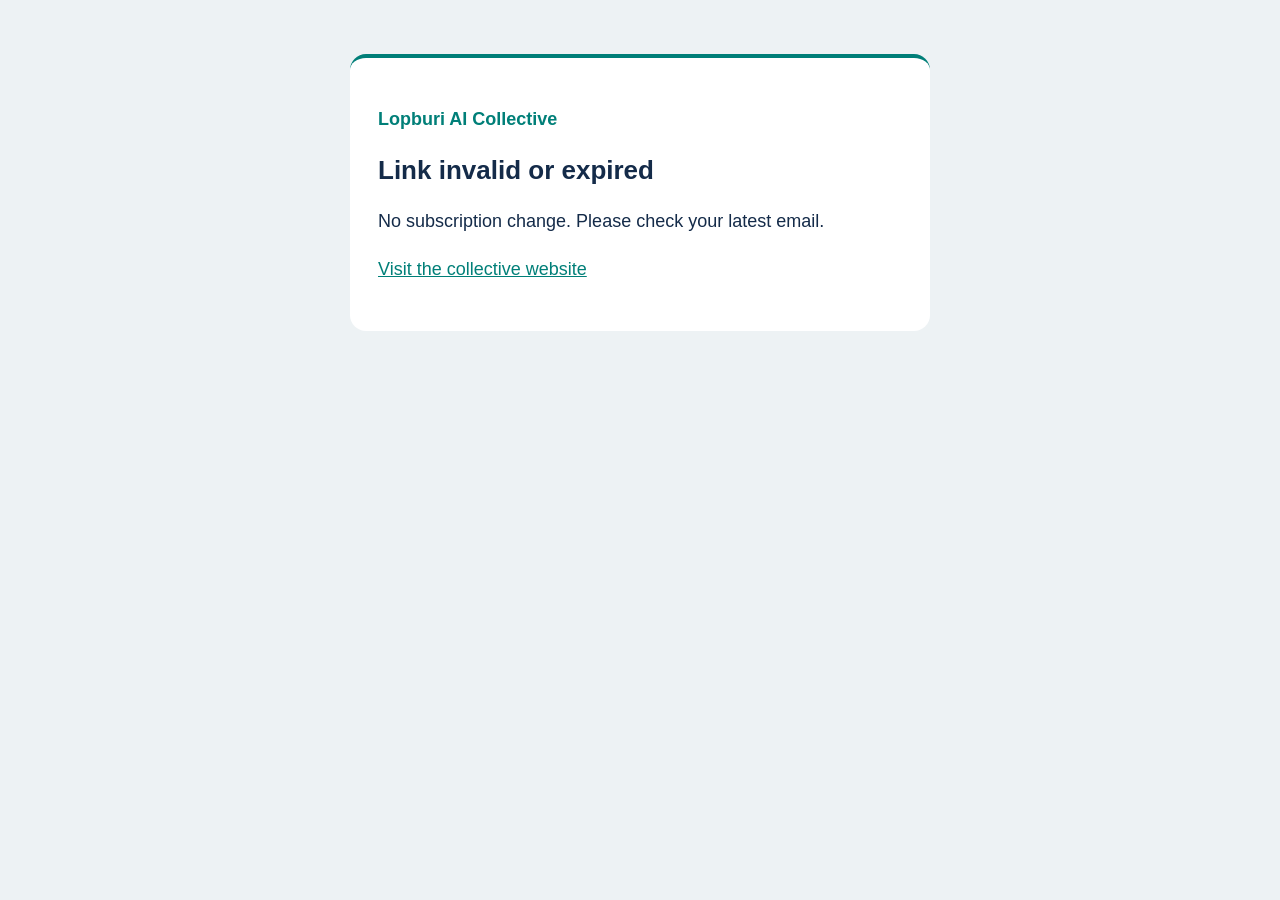
<file: email-confirmation.html>
<!doctype html><html lang="en"><head><meta charset="utf-8"><meta name="viewport" content="width=device-width,initial-scale=1"><meta name="robots" content="noindex,nofollow"><meta name="referrer" content="no-referrer"><title>Email preferences — Lopburi AI Collective</title><link rel="stylesheet" href="email-confirmation.css?v=20261017"><script src="email-confirmation.js?v=20261017" defer></script></head><body><main><p class="brand">Lopburi AI Collective</p><h1 id="title">Checking your link…</h1><p id="message" role="status" aria-live="polite">Please wait a moment.</p><button id="confirm" type="button" hidden>Confirm email updates</button><button id="retry" type="button" hidden>Try again</button><p><a id="website" href="https://dominicbone1973-sketch.github.io/lopburi-ai-collective-site/">Visit the collective website</a></p></main></body></html>
</file>
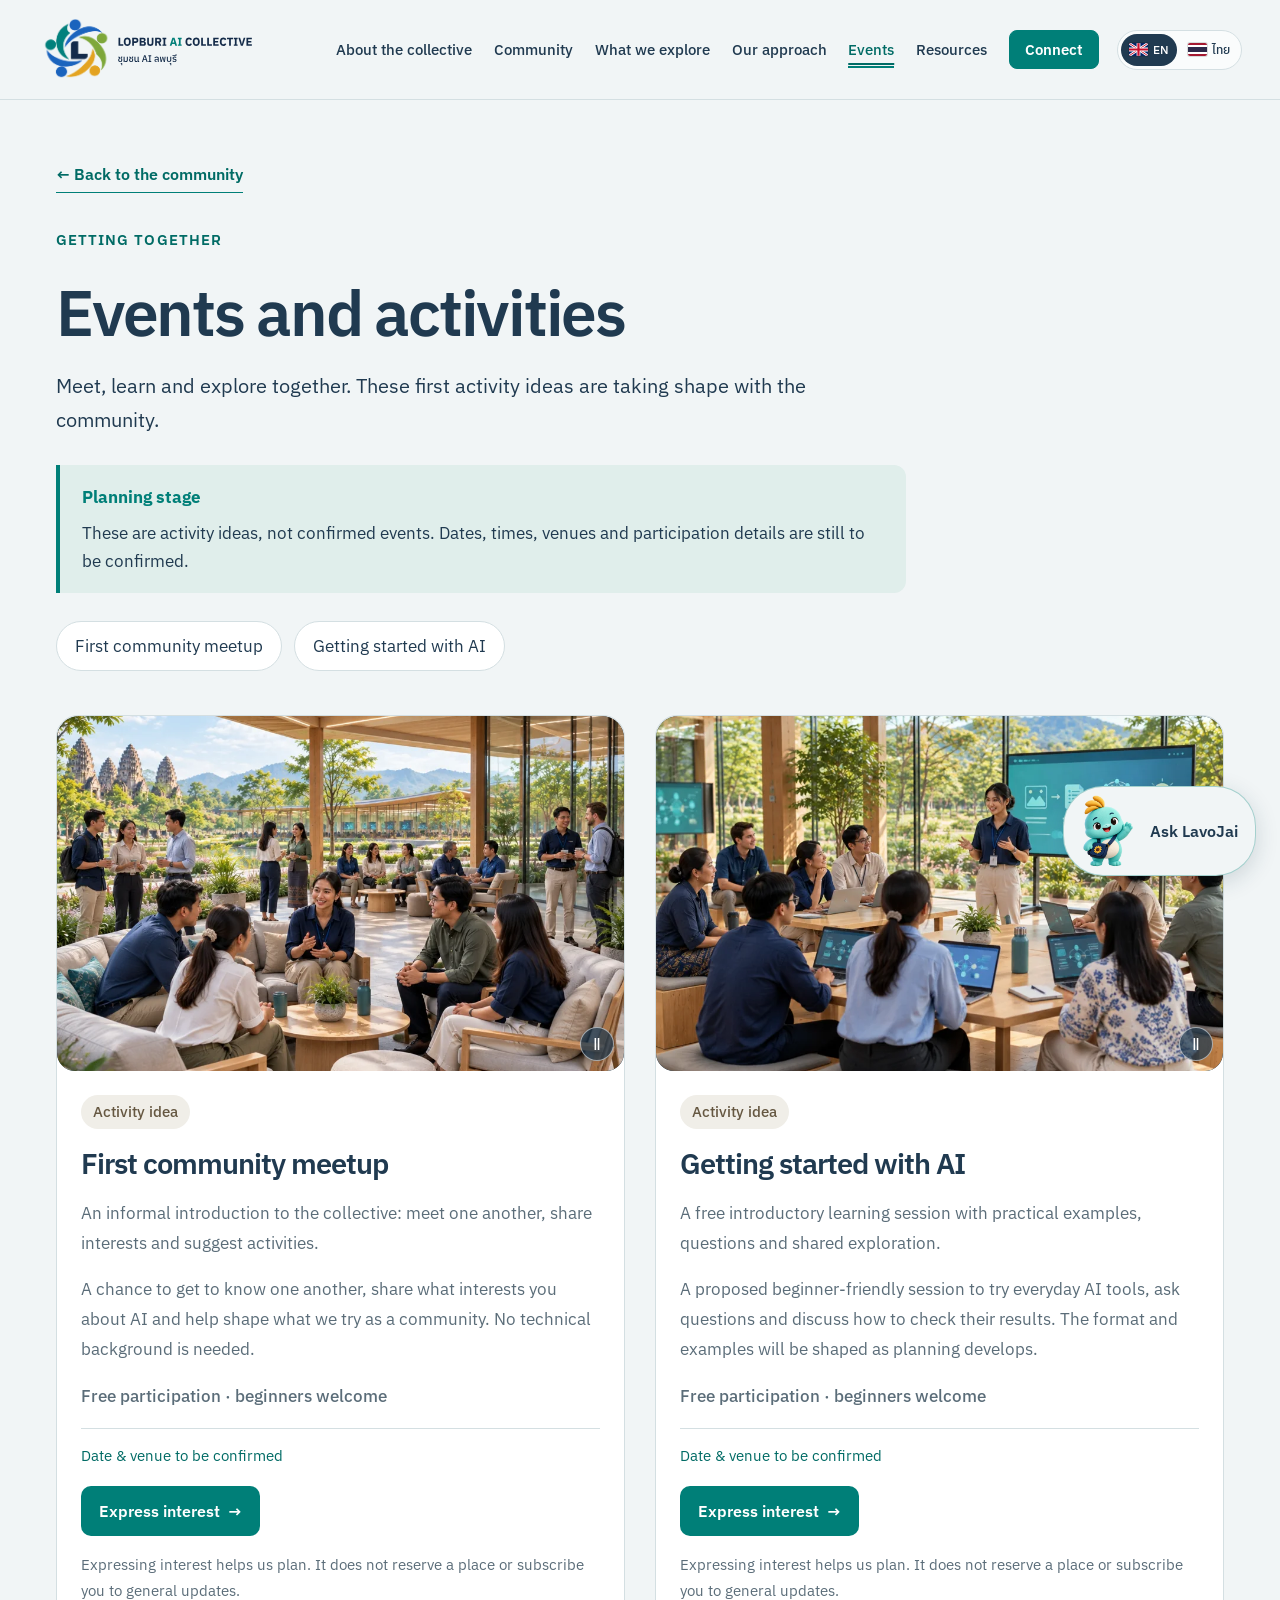
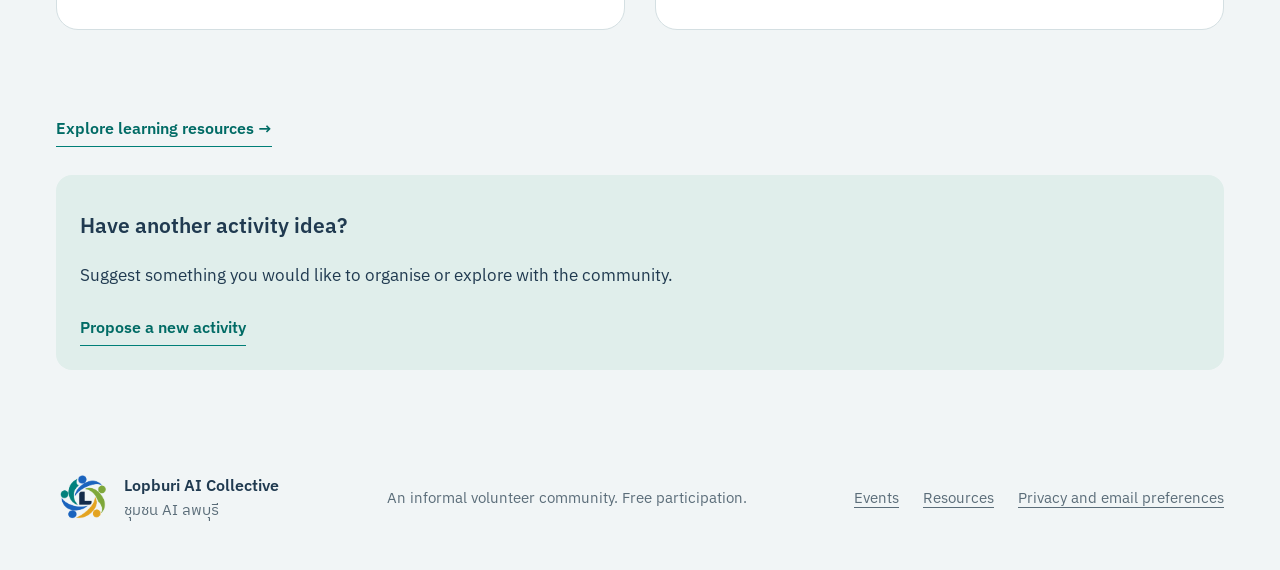
<file: events.html>
<!doctype html><html lang="en"><head><meta charset="utf-8"><meta name="viewport" content="width=device-width,initial-scale=1"><meta name="robots" content="noindex,nofollow"><meta name="description" content="Explore planned free activities with Lopburi AI Collective. Dates and venues are still to be confirmed."><title>Events and activities — Lopburi AI Collective</title><link rel="icon" href="assets/favicon.svg" type="image/svg+xml"><link rel="stylesheet" href="styles.css?v=20261018-facebook-blue"><link rel="stylesheet" href="privacy.css?v=20261018-facebook-blue"><link rel="stylesheet" href="events.css?v=20261018-facebook-blue"><script src="site-common.js?v=20261018-facebook-blue" defer></script><script src="page.js?v=20261018-facebook-blue" defer></script><script src="contact-flows.js?v=20261018-facebook-blue" defer></script><link rel="stylesheet" href="nori.css?v=20261018-facebook-blue"><script src="nori.js?v=20261018-facebook-blue" defer></script><script src="activity-motion.js?v=20261018-facebook-blue" defer></script></head><body class="events-page"><a class="skip-link" href="#main" data-i18n="skipContent">Skip to content</a>
<header class="site-header">
    <a class="brand" href="index.html#top" aria-label="Lopburi AI Collective home" data-i18n-aria-label="homeLabel"><img src="assets/wordmark-header.svg" width="1600" height="390" alt="Lopburi AI Collective — ชุมชน AI ลพบุรี"><img class="header-symbol" src="assets/footer-symbol.png" width="1254" height="1254" alt=""></a>
    <button class="menu-toggle" aria-expanded="false" aria-controls="navigation"><span data-i18n="copy4">Menu</span></button>
    <nav id="navigation" aria-label="Main navigation" data-i18n-aria-label="mainNavigation"><a href="index.html#purpose"><span data-i18n="copy5">About the collective</span></a><a href="index.html#community"><span data-i18n="communityNav">Community</span></a><a href="index.html#possibilities"><span data-i18n="copy6">What we explore</span></a><a href="index.html#approach"><span data-i18n="copy7">Our approach</span></a><a href="events.html" aria-current="page"><span data-i18n="eventsNav">Events</span></a><a href="resources.html" data-page-link><span data-i18n="resourcesNav">Resources</span></a><a class="nav-contact" href="index.html#connect"><span data-i18n="copy8">Connect</span></a></nav>
<div class="language-switch" role="group" aria-label="Language / ภาษา"><button type="button" data-language="en" aria-label="English" aria-pressed="true"><svg class="mini-flag" viewBox="0 0 60 40" aria-hidden="true"><rect width="60" height="40" fill="#012169"/><path d="M0 0L60 40M60 0L0 40" stroke="white" stroke-width="8"/><path d="M0 0L60 40M60 0L0 40" stroke="#c8102e" stroke-width="3"/><path d="M30 0V40M0 20H60" stroke="white" stroke-width="12"/><path d="M30 0V40M0 20H60" stroke="#c8102e" stroke-width="7"/></svg><span lang="en">EN</span></button><button type="button" data-language="th" aria-label="ภาษาไทย" aria-pressed="false"><span class="mini-flag thai" aria-hidden="true"></span><span lang="th">ไทย</span></button></div>
  </header><main id="main"><section class="events-intro wrap"><a class="text-link" href="index.html#community">← <span data-i18n="backCommunity" >Back to the community</span></a><p data-i18n="eventsLabel" class="eyebrow">Getting together</p><h1 data-i18n="eventsPageTitle" >Events and activities</h1><p data-i18n="eventsPageIntro" class="events-lead">Meet, learn and explore together. These first activity ideas are taking shape with the community.</p><div class="events-planning-note"><strong data-i18n="eventsPlanning" >Planning stage</strong><p data-i18n="planningNotice" >These are activity ideas, not confirmed events. Dates, times, venues and participation details are still to be confirmed.</p></div><nav class="activity-jump" aria-label="Activities" data-i18n-aria-label="activitiesLabel"><a href="#first-community-meetup"><span data-i18n="firstMeetTitle" >First community meetup</span></a><a href="#getting-started-with-ai"><span data-i18n="firstTrainingTitle" >Getting started with AI</span></a></nav></section><section class="event-detail-list wrap" aria-label="Planned activities" data-i18n-aria-label="plannedActivities"><article class="event-card event-detail" id="first-community-meetup"><figure class="community-scene event-scene"><div class="event-media"><video class="event-loop" data-loop-src="assets/event-meetup-loop.mp4" muted loop playsinline preload="none" aria-hidden="true"></video><button class="event-loop-toggle" type="button" aria-label="Pause animation" data-i18n-aria-label="pauseAnimation" hidden>Ⅱ</button><picture><source media="(max-width:780px)" srcset="assets/event-meetup-480.webp"><img src="assets/event-meetup-960.webp" width="960" height="723" alt="Concept illustration of a diverse community gathering on the pavilion terrace." data-i18n-alt="imageAlt3" loading="lazy" decoding="async"></picture></div></figure><span class="event-status"><span data-i18n="eventIdea">Activity idea</span></span><h2 class="activity-title" data-activity-title><span data-i18n="firstMeetTitle">First community meetup</span></h2><p><span data-i18n="firstMeetBody">An informal introduction to the collective: meet one another, share interests and suggest activities.</span></p><p data-i18n="meetDetails" >A chance to get to know one another, share what interests you about AI and help shape what we try as a community. No technical background is needed.</p><p data-i18n="freeParticipation" class="activity-free">Free participation · beginners welcome</p><div class="event-pending"><span data-i18n="eventDetails">Date & venue to be confirmed</span></div><a class="text-link event-interest" href="mailto:lopburiaicollective@gmail.com?subject=Interest%20in%20community%20activities" data-event-interest><span data-i18n="eventInterest">Express interest</span> <span aria-hidden="true">→</span></a><p data-i18n="interestNote" class="activity-interest-note">Expressing interest helps us plan. It does not reserve a place or subscribe you to general updates.</p></article>
<article class="event-card event-detail" id="getting-started-with-ai"><figure class="community-scene event-scene"><div class="event-media"><video class="event-loop" data-loop-src="assets/event-learning-loop.mp4" muted loop playsinline preload="none" aria-hidden="true"></video><button class="event-loop-toggle" type="button" aria-label="Pause animation" data-i18n-aria-label="pauseAnimation" hidden>Ⅱ</button><picture><source media="(max-width:780px)" srcset="assets/event-learning-480.webp"><img src="assets/event-learning-960.webp" width="960" height="723" alt="Concept illustration of a beginner AI learning session led by a Thai facilitator." data-i18n-alt="imageAlt4" loading="lazy" decoding="async"></picture></div></figure><span class="event-status"><span data-i18n="eventIdea">Activity idea</span></span><h2 class="activity-title" data-activity-title><span data-i18n="firstTrainingTitle">Getting started with AI</span></h2><p><span data-i18n="firstTrainingBody">A free introductory learning session with practical examples, questions and shared exploration.</span></p><p data-i18n="learnDetails" >A proposed beginner-friendly session to try everyday AI tools, ask questions and discuss how to check their results. The format and examples will be shaped as planning develops.</p><p data-i18n="freeParticipation" class="activity-free">Free participation · beginners welcome</p><div class="event-pending"><span data-i18n="eventDetails">Date & venue to be confirmed</span></div><a class="text-link event-interest" href="mailto:lopburiaicollective@gmail.com?subject=Interest%20in%20community%20activities" data-event-interest><span data-i18n="eventInterest">Express interest</span> <span aria-hidden="true">→</span></a><p data-i18n="interestNote" class="activity-interest-note">Expressing interest helps us plan. It does not reserve a place or subscribe you to general updates.</p></article></section><section class="events-next wrap"><p><a class="text-link" href="resources.html" data-page-link><span data-i18n="resourcesCta">Explore learning resources</span> →</a></p><div class="events-question"><h3 data-i18n="activityQuestion" >Have another activity idea?</h3><p data-i18n="activityQuestionBody" >Share it with the organisers through general enquiries.</p><a class="text-link" href="mailto:lopburiaicollective+enquiries@gmail.com" data-enquiry-open data-activity-proposal><span data-i18n="proposalHeading" >Propose a new activity</span></a></div></section></main><footer class="site-footer wrap"><a class="footer-brand" href="index.html#top"><img src="assets/footer-symbol.png" width="1254" height="1254" alt=""><span class="footer-brand-names"><strong>Lopburi AI Collective</strong><span lang="th">ชุมชน AI ลพบุรี</span></span></a><p data-i18n="communitySummary">An informal volunteer community. Free participation.</p><nav class="footer-links" aria-label="Footer" data-i18n-aria-label="footerNavigation"><a href="events.html" data-page-link data-i18n="eventsNav">Events</a><a href="resources.html" data-page-link data-i18n="resourcesNav">Resources</a><a href="privacy.html?lang=en" data-privacy-link target="_blank" rel="noopener" data-i18n="privacyTitle">Privacy and email preferences</a></nav></footer>
<dialog id="enquiry-dialog" class="contact-card" aria-labelledby="enquiry-title">
    <form method="dialog" class="dialog-head"><button aria-label="Close enquiry" data-i18n-aria-label="closeEnquiry"><span data-i18n="copy89">Close</span></button></form>
    <div class="contact-card-brand"><img src="assets/relief.png" width="1254" height="1254" alt=""><div><strong>Lopburi AI Collective</strong><span lang="th">ชุมชน AI ลพบุรี</span></div></div>
    <h2 id="enquiry-title"><span data-i18n="enquiryHeading">Start a conversation</span></h2>
    <p data-i18n="enquiryIntro">Ask a question, discuss a partnership or tell us how we can help.</p>
    <form id="enquiry-form">
      <div class="contact-fields">
        <div><label for="enquiry-name" data-i18n="contactName">Your name</label><input id="enquiry-name" name="name" autocomplete="name" maxlength="120" required></div>
        <div><label for="enquiry-email" data-i18n="contactEmail">Email address</label><input id="enquiry-email" name="email" type="email" autocomplete="email" maxlength="254" required></div>
        <div class="field-wide"><label for="enquiry-subject" data-i18n="enquirySubject">Subject</label><input id="enquiry-subject" name="subject" maxlength="160" required></div>
        <div class="field-wide"><label for="enquiry-message" data-i18n="enquiryMessage">Your message</label><textarea id="enquiry-message" name="message" rows="4" maxlength="1200" required></textarea></div>
      </div>
      <p class="contact-local-note" data-i18n="enquiryNote">Prepare your enquiry, then review and send it in your email app. This does not subscribe you to updates.</p>
      <p class="privacy-form-note"><span data-i18n="privacyForm">We use your details only to respond and communicate about the collective. Updates are optional.</span> <a href="privacy.html?lang=en" data-privacy-link target="_blank" rel="noopener" data-i18n="privacyTitle">Privacy and email preferences</a></p>
      <button class="button teal" type="submit" data-i18n="enquiryPrepare">Prepare enquiry</button>
    </form>
    <p id="enquiry-status" class="dialog-status" role="status" aria-live="polite"></p>
  </dialog><button id="nori-launcher" class="nori-launcher" type="button" aria-controls="nori-panel" aria-expanded="false" aria-label="Ask LavoJai">
    <span class="nori-art"><img src="assets/lavojai-wave.png" width="2048" height="2048" alt=""></span><span id="nori-launcher-label">Ask LavoJai</span>
  </button>
  <section id="nori-panel" class="nori-panel" role="dialog" aria-labelledby="nori-title" hidden>
    <header class="nori-head"><span class="nori-art"><img src="assets/lavojai-wave.png" width="2048" height="2048" alt=""></span><div><h2 id="nori-title">LavoJai — ละโว้ใจ</h2><p id="nori-demo">FAQ demo · community information</p></div><button id="nori-close" type="button" aria-label="Close LavoJai">×</button></header>
    <div class="nori-content">
    <p id="nori-greeting" class="nori-greeting"></p>
    <div id="nori-suggestions" class="nori-suggestions" aria-label="FAQ"></div>
    <div id="nori-messages" class="nori-messages" role="log" aria-live="polite" aria-relevant="additions"></div>
    </div>
    <div class="nori-reset-row"><button id="nori-reset" type="button">Start again</button><span id="nori-status" role="status"></span></div>
    <form id="nori-form" class="nori-form"><label id="nori-input-label" for="nori-input">Your question</label><div><input id="nori-input" type="text" maxlength="500" autocomplete="off"><button id="nori-send" type="submit">Send</button></div></form>
    <p id="nori-privacy" class="nori-privacy"></p>
  </section></body></html>
</file>
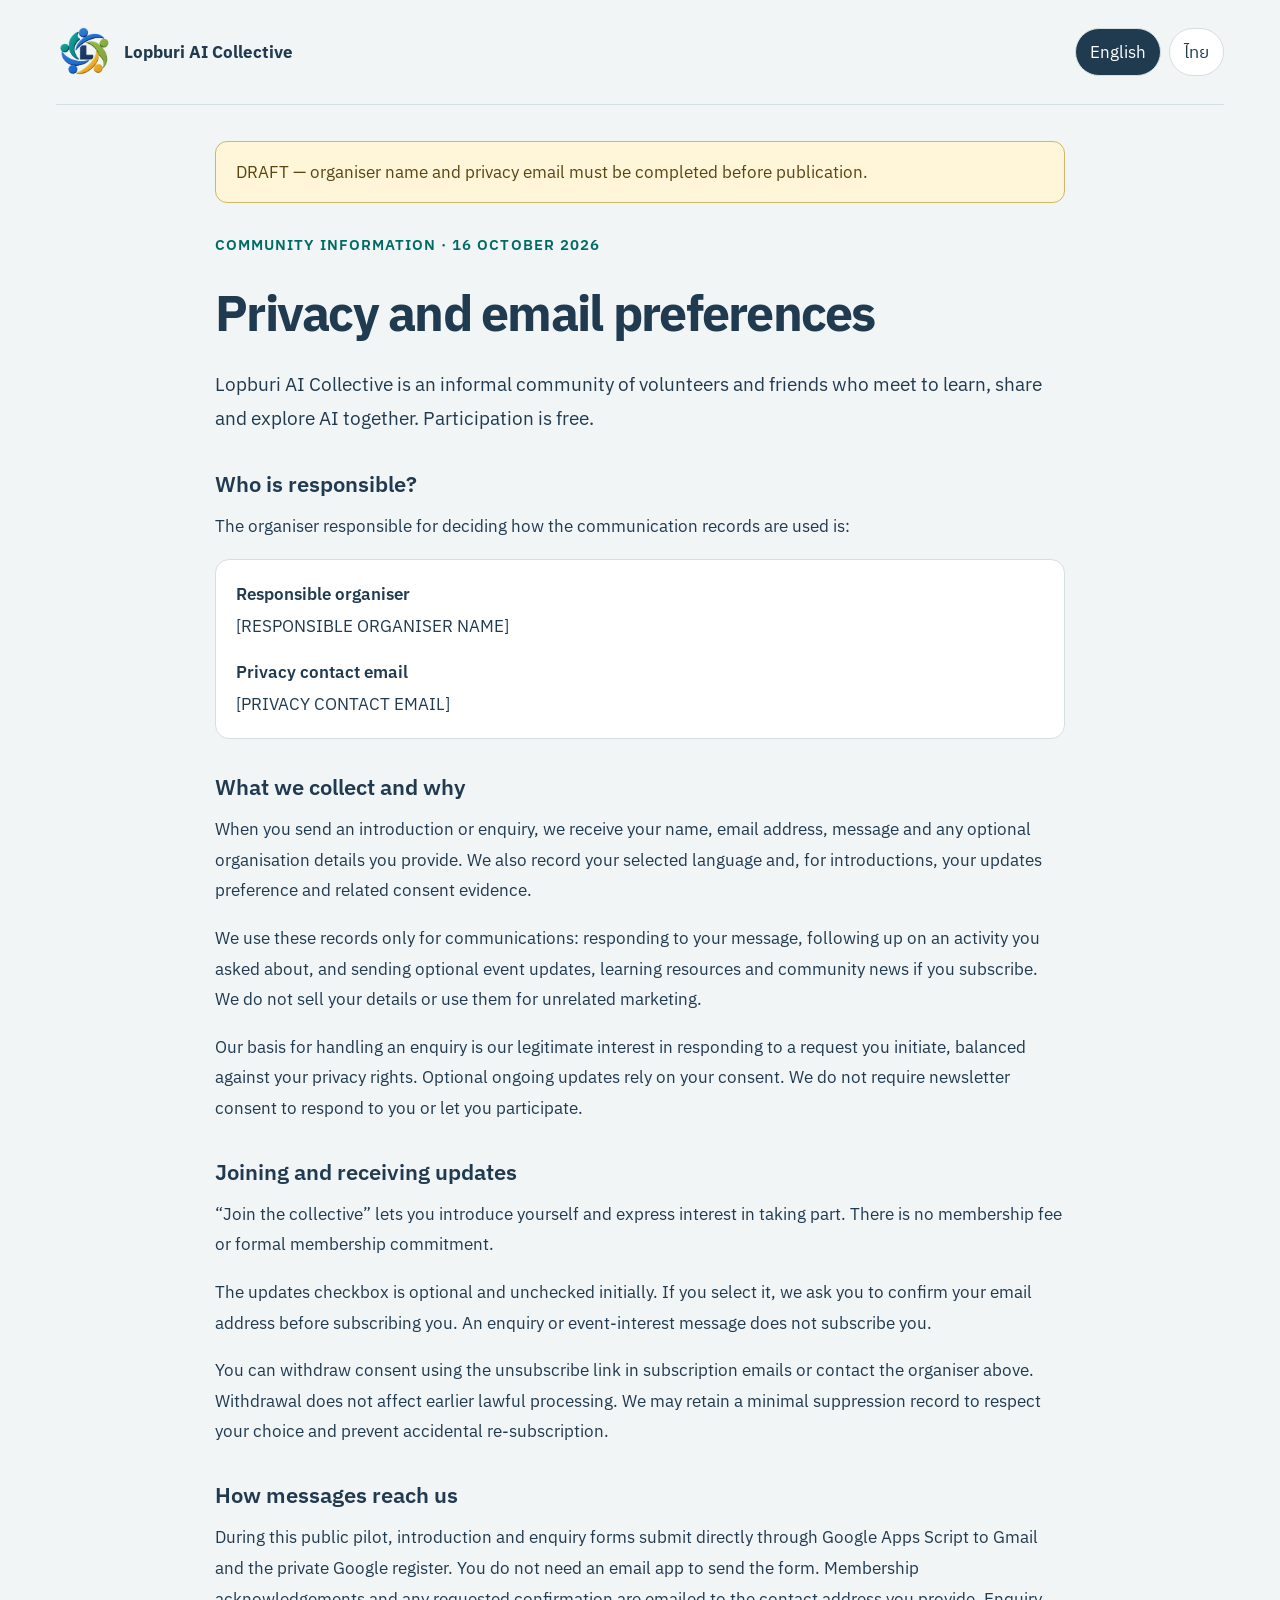
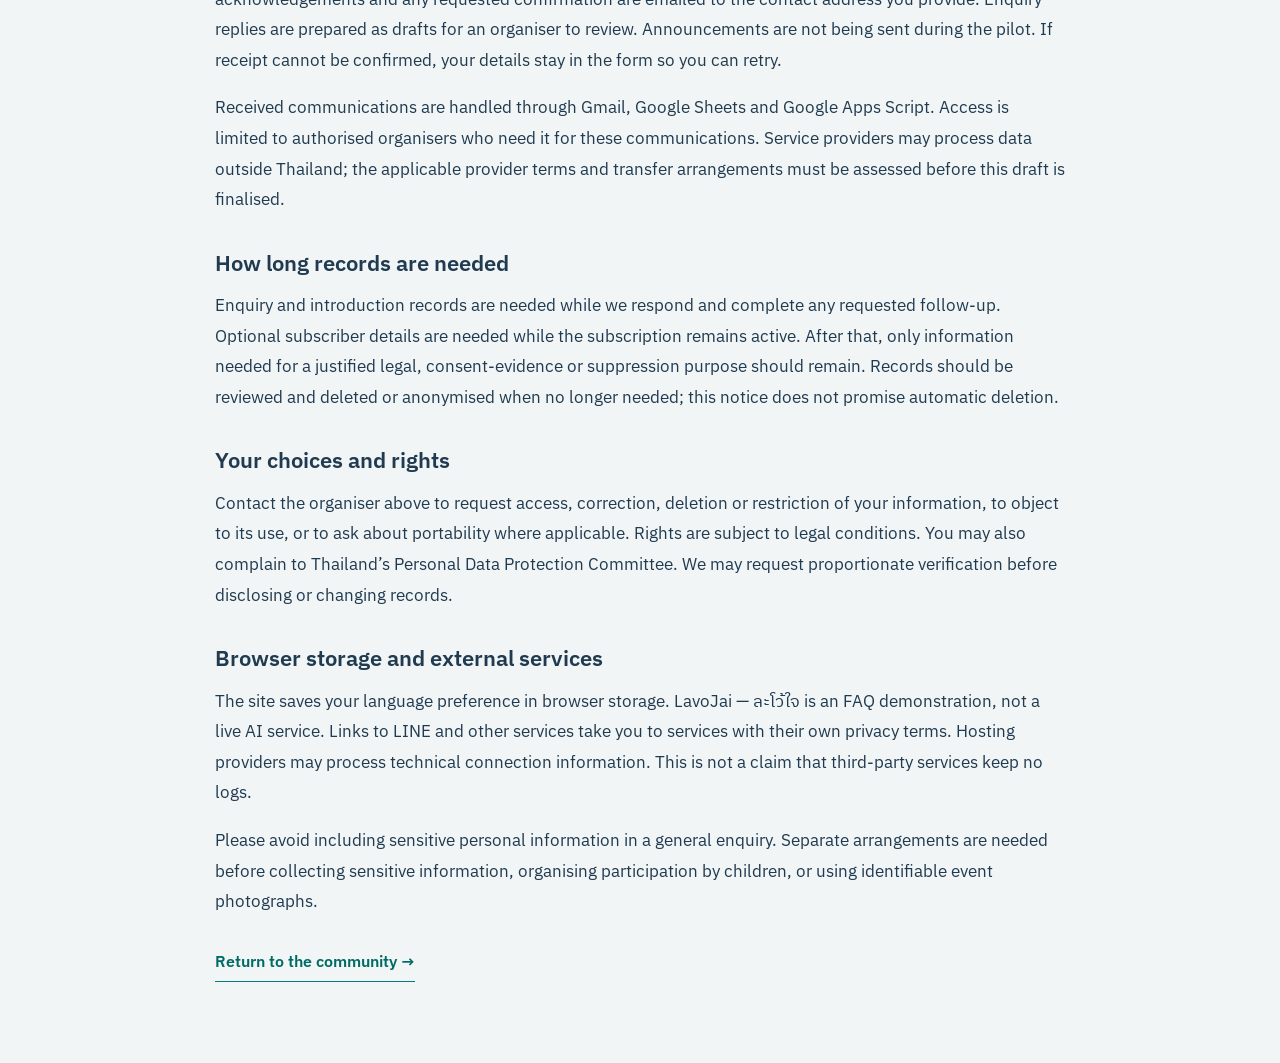
<file: privacy.html>
<!doctype html>
<html lang="en">
<head>
  <meta charset="utf-8"><meta name="viewport" content="width=device-width,initial-scale=1">
  <meta name="robots" content="noindex"><meta name="description" content="Draft privacy and communication preferences for the informal Lopburi AI Collective community."><title>Privacy and email preferences — Lopburi AI Collective</title>
  <link rel="icon" href="assets/favicon.svg" type="image/svg+xml">
  <link rel="stylesheet" href="styles.css?v=20261018-facebook-blue">
  <link rel="stylesheet" href="privacy.css?v=20261018-facebook-blue">
  <script src="site-common.js?v=20261018-facebook-blue" defer></script><script src="privacy.js?v=20261018-facebook-blue" defer></script>
</head>
<body class="privacy-page">
  <header class="privacy-header wrap"><a href="index.html#connect" class="privacy-home"><img src="assets/relief.png" width="64" height="64" alt=""><strong>Lopburi AI Collective</strong></a><nav aria-label="Language" data-i18n-aria-label="languageLabel"><button type="button" data-privacy-language="en" aria-pressed="true">English</button><button type="button" data-privacy-language="th" aria-pressed="false">ไทย</button></nav></header>
  <main class="privacy-document wrap">
    <div class="privacy-draft"><span lang="en">DRAFT — organiser name and privacy email must be completed before publication.</span><span lang="th" hidden>ฉบับร่าง — ต้องระบุชื่อผู้รับผิดชอบและอีเมลติดต่อด้านความเป็นส่วนตัวก่อนเผยแพร่</span></div>
    <article lang="en">
      <p class="eyebrow">Community information · 16 October 2026</p>
      <h1>Privacy and email preferences</h1>
      <p class="privacy-lead">Lopburi AI Collective is an informal community of volunteers and friends who meet to learn, share and explore AI together. Participation is free.</p>
      <h2>Who is responsible?</h2>
      <p>The organiser responsible for deciding how the communication records are used is:</p>
      <dl class="privacy-contact"><dt>Responsible organiser</dt><dd>[RESPONSIBLE ORGANISER NAME]</dd><dt>Privacy contact email</dt><dd>[PRIVACY CONTACT EMAIL]</dd></dl>
      <h2>What we collect and why</h2>
      <p>When you send an introduction or enquiry, we receive your name, email address, message and any optional organisation details you provide. We also record your selected language and, for introductions, your updates preference and related consent evidence.</p>
      <p>We use these records only for communications: responding to your message, following up on an activity you asked about, and sending optional event updates, learning resources and community news if you subscribe. We do not sell your details or use them for unrelated marketing.</p>
      <p>Our basis for handling an enquiry is our legitimate interest in responding to a request you initiate, balanced against your privacy rights. Optional ongoing updates rely on your consent. We do not require newsletter consent to respond to you or let you participate.</p>
      <h2>Joining and receiving updates</h2>
      <p>“Join the collective” lets you introduce yourself and express interest in taking part. There is no membership fee or formal membership commitment.</p>
      <p>The updates checkbox is optional and unchecked initially. If you select it, we ask you to confirm your email address before subscribing you. An enquiry or event-interest message does not subscribe you.</p>
      <p>You can withdraw consent using the unsubscribe link in subscription emails or contact the organiser above. Withdrawal does not affect earlier lawful processing. We may retain a minimal suppression record to respect your choice and prevent accidental re-subscription.</p>
      <h2>How messages reach us</h2>
      <p>During this public pilot, introduction and enquiry forms submit directly through Google Apps Script to Gmail and the private Google register. You do not need an email app to send the form. Membership acknowledgements and any requested confirmation are emailed to the contact address you provide. Enquiry replies are prepared as drafts for an organiser to review. Announcements are not being sent during the pilot. If receipt cannot be confirmed, your details stay in the form so you can retry.</p>
      <p>Received communications are handled through Gmail, Google Sheets and Google Apps Script. Access is limited to authorised organisers who need it for these communications. Service providers may process data outside Thailand; the applicable provider terms and transfer arrangements must be assessed before this draft is finalised.</p>
      <h2>How long records are needed</h2>
      <p>Enquiry and introduction records are needed while we respond and complete any requested follow-up. Optional subscriber details are needed while the subscription remains active. After that, only information needed for a justified legal, consent-evidence or suppression purpose should remain. Records should be reviewed and deleted or anonymised when no longer needed; this notice does not promise automatic deletion.</p>
      <h2>Your choices and rights</h2>
      <p>Contact the organiser above to request access, correction, deletion or restriction of your information, to object to its use, or to ask about portability where applicable. Rights are subject to legal conditions. You may also complain to Thailand’s Personal Data Protection Committee. We may request proportionate verification before disclosing or changing records.</p>
      <h2>Browser storage and external services</h2>
      <p>The site saves your language preference in browser storage. LavoJai — ละโว้ใจ is an FAQ demonstration, not a live AI service. Links to LINE and other services take you to services with their own privacy terms. Hosting providers may process technical connection information. This is not a claim that third-party services keep no logs.</p>
      <p>Please avoid including sensitive personal information in a general enquiry. Separate arrangements are needed before collecting sensitive information, organising participation by children, or using identifiable event photographs.</p>
      <p><a class="text-link" href="index.html#connect">Return to the community →</a></p>
    </article>
    <article lang="th" hidden>
      <p class="eyebrow">ข้อมูลชุมชน · 16 ตุลาคม 2569</p>
      <h1>ความเป็นส่วนตัวและการรับข่าวสาร</h1>
      <p class="privacy-lead">ชุมชน AI ลพบุรีเป็นกลุ่มอาสาสมัครและเพื่อนที่รวมตัวกันอย่างไม่เป็นทางการ เพื่อเรียนรู้ แบ่งปัน และสำรวจ AI ร่วมกัน โดยเข้าร่วมได้ฟรี</p>
      <h2>ใครเป็นผู้รับผิดชอบ?</h2>
      <p>ผู้จัดที่รับผิดชอบตัดสินใจเกี่ยวกับการใช้ข้อมูลเพื่อการติดต่อสื่อสารคือ:</p>
      <dl class="privacy-contact"><dt>ผู้จัดที่รับผิดชอบ</dt><dd>[ชื่อผู้จัดที่รับผิดชอบ]</dd><dt>อีเมลติดต่อด้านความเป็นส่วนตัว</dt><dd>[อีเมลติดต่อด้านความเป็นส่วนตัว]</dd></dl>
      <h2>เราเก็บข้อมูลใดและเพื่ออะไร</h2>
      <p>เมื่อคุณส่งข้อความแนะนำตัวหรือข้อสอบถาม เราจะได้รับชื่อ อีเมล ข้อความ และข้อมูลองค์กรที่คุณเลือกให้ รวมถึงภาษาที่เลือก สำหรับการแนะนำตัว เราจะบันทึกตัวเลือกการรับข่าวสารและหลักฐานความยินยอมที่เกี่ยวข้องด้วย</p>
      <p>เราใช้ข้อมูลเพื่อการติดต่อสื่อสารเท่านั้น ได้แก่ ตอบข้อความ ติดตามกิจกรรมที่คุณสอบถาม และส่งข่าวกิจกรรม แหล่งเรียนรู้ และข่าวชุมชนเมื่อคุณสมัครรับข่าวสาร เราไม่ขายข้อมูลหรือใช้เพื่อการตลาดที่ไม่เกี่ยวข้อง</p>
      <p>การตอบข้อสอบถามอาศัยประโยชน์โดยชอบด้วยกฎหมายในการตอบคำขอที่คุณเป็นผู้เริ่ม โดยคำนึงถึงสิทธิความเป็นส่วนตัวของคุณ ส่วนการรับข่าวสารต่อเนื่องเป็นไปตามความยินยอมของคุณ การตอบข้อสอบถามหรือเข้าร่วมกิจกรรมไม่จำเป็นต้องยินยอมรับข่าวสาร</p>
      <h2>การเข้าร่วมและการรับข่าวสาร</h2>
      <p>“ร่วมเป็นส่วนหนึ่งของชุมชน” ช่วยให้คุณแนะนำตัวและแสดงความสนใจเข้าร่วม ไม่มีค่าสมาชิกหรือข้อผูกมัดการเป็นสมาชิกอย่างเป็นทางการ</p>
      <p>ช่องรับข่าวสารเป็นตัวเลือกและไม่ได้ทำเครื่องหมายไว้ล่วงหน้า หากคุณเลือก เราจะขอให้ยืนยันอีเมลก่อนสมัครรับข่าวสาร การส่งข้อสอบถามหรือแสดงความสนใจกิจกรรมไม่ใช่การสมัครรับข่าวสาร</p>
      <p>คุณถอนความยินยอมได้ผ่านลิงก์ยกเลิกในอีเมลเกี่ยวกับการสมัคร หรือแจ้งผู้จัดตามข้อมูลด้านบน การถอนความยินยอมไม่กระทบการประมวลผลโดยชอบก่อนหน้านั้น เราอาจเก็บข้อมูลขั้นต่ำเพื่อรักษาตัวเลือกการยกเลิกและป้องกันการสมัครซ้ำโดยไม่ตั้งใจ</p>
      <h2>ข้อความส่งถึงเราอย่างไร</h2>
<p>ในช่วงทดลองสาธารณะนี้ แบบฟอร์มแนะนำตัวและข้อสอบถามส่งตรงผ่าน Google Apps Script ไปยัง Gmail และทะเบียน Google ส่วนตัว โดยไม่ต้องเปิดแอปอีเมล อีเมลตอบรับการแนะนำตัวและการขอยืนยันรับข่าวสารจะส่งไปยังอีเมลติดต่อที่คุณระบุ ส่วนคำตอบข้อสอบถามจัดเตรียมเป็นร่างให้ผู้จัดตรวจทาน ยังไม่มีการส่งประกาศข่าวสารในช่วงทดลอง หากยืนยันการรับไม่ได้ ข้อมูลจะยังอยู่ในแบบฟอร์มเพื่อให้ลองใหม่</p>
      <p>ข้อความที่ได้รับจัดการผ่าน Gmail, Google Sheets และ Google Apps Script เฉพาะผู้จัดที่ได้รับอนุญาตและจำเป็นต้องใช้เพื่อการสื่อสารจึงเข้าถึงได้ ผู้ให้บริการอาจประมวลผลข้อมูลนอกประเทศไทย จึงต้องประเมินข้อกำหนดและการโอนข้อมูลก่อนจัดทำประกาศฉบับสมบูรณ์</p>
      <h2>ระยะเวลาที่จำเป็นต้องเก็บข้อมูล</h2>
      <p>ข้อมูลข้อสอบถามและการแนะนำตัวจำเป็นระหว่างการตอบและติดตามตามคำขอ ข้อมูลผู้รับข่าวสารจำเป็นขณะที่การสมัครยังมีผล หลังจากนั้นควรเก็บเฉพาะข้อมูลที่มีเหตุผลรองรับด้านกฎหมาย หลักฐานความยินยอม หรือการป้องกันการส่งข่าวสารซ้ำ ควรทบทวนและลบหรือทำให้ไม่สามารถระบุตัวบุคคลเมื่อหมดความจำเป็น ประกาศนี้ไม่ได้รับรองว่ามีการลบอัตโนมัติ</p>
      <h2>ทางเลือกและสิทธิของคุณ</h2>
      <p>ติดต่อผู้จัดด้านบนเพื่อขอเข้าถึง แก้ไข ลบ ระงับการใช้ คัดค้าน หรือขอโอนย้ายข้อมูลในกรณีที่ใช้สิทธิได้ ทั้งนี้เป็นไปตามเงื่อนไขกฎหมาย คุณสามารถร้องเรียนต่อคณะกรรมการคุ้มครองข้อมูลส่วนบุคคลได้ เราอาจขอตรวจสอบตัวตนเท่าที่จำเป็นก่อนเปิดเผยหรือเปลี่ยนแปลงข้อมูล</p>
      <h2>ข้อมูลในเบราว์เซอร์และบริการภายนอก</h2>
      <p>เว็บไซต์บันทึกภาษาที่คุณเลือกไว้ในเบราว์เซอร์ ละโว้ใจ (LavoJai) เป็นตัวอย่างระบบคำถามที่พบบ่อย ไม่ใช่บริการ AI สด ลิงก์ LINE และบริการอื่นนำไปยังบริการที่มีข้อกำหนดความเป็นส่วนตัวของตนเอง ผู้ให้บริการโฮสติ้งอาจประมวลผลข้อมูลการเชื่อมต่อทางเทคนิค ข้อความนี้ไม่ได้หมายความว่าบริการภายนอกไม่มีการเก็บบันทึก</p>
      <p>กรุณาหลีกเลี่ยงการส่งข้อมูลส่วนบุคคลที่มีความอ่อนไหวในข้อสอบถามทั่วไป ต้องจัดเตรียมแนวทางแยกต่างหากก่อนเก็บข้อมูลอ่อนไหว จัดกิจกรรมสำหรับเด็ก หรือใช้ภาพกิจกรรมที่ระบุตัวบุคคลได้</p>
      <p><a class="text-link" href="index.html#connect">กลับไปยังชุมชน →</a></p>
    </article>
  </main>
</body></html>
</file>
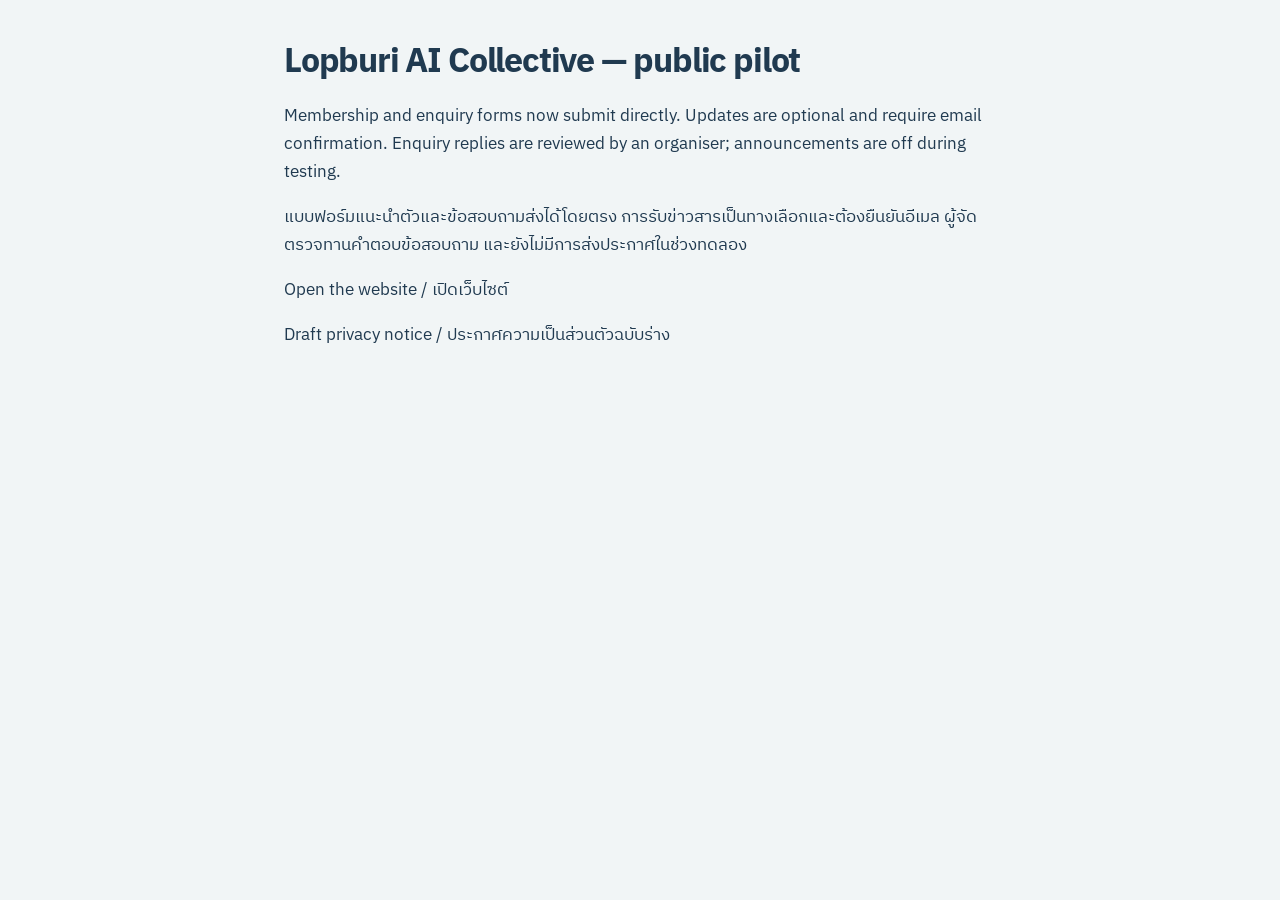
<file: proposal.html>
<!doctype html><html lang="en"><meta charset="utf-8"><meta name="viewport" content="width=device-width,initial-scale=1"><meta name="robots" content="noindex,nofollow"><title>Lopburi AI Collective — public pilot</title><link rel="stylesheet" href="styles.css"><main style="max-width:760px;margin:auto;padding:40px 24px"><h1>Lopburi AI Collective — public pilot</h1><p>Membership and enquiry forms now submit directly. Updates are optional and require email confirmation. Enquiry replies are reviewed by an organiser; announcements are off during testing.</p><p lang="th">แบบฟอร์มแนะนำตัวและข้อสอบถามส่งได้โดยตรง การรับข่าวสารเป็นทางเลือกและต้องยืนยันอีเมล ผู้จัดตรวจทานคำตอบข้อสอบถาม และยังไม่มีการส่งประกาศในช่วงทดลอง</p><p><a href="index.html">Open the website / เปิดเว็บไซต์</a></p><p><a href="privacy.html">Draft privacy notice / ประกาศความเป็นส่วนตัวฉบับร่าง</a></p></main></html>
</file>
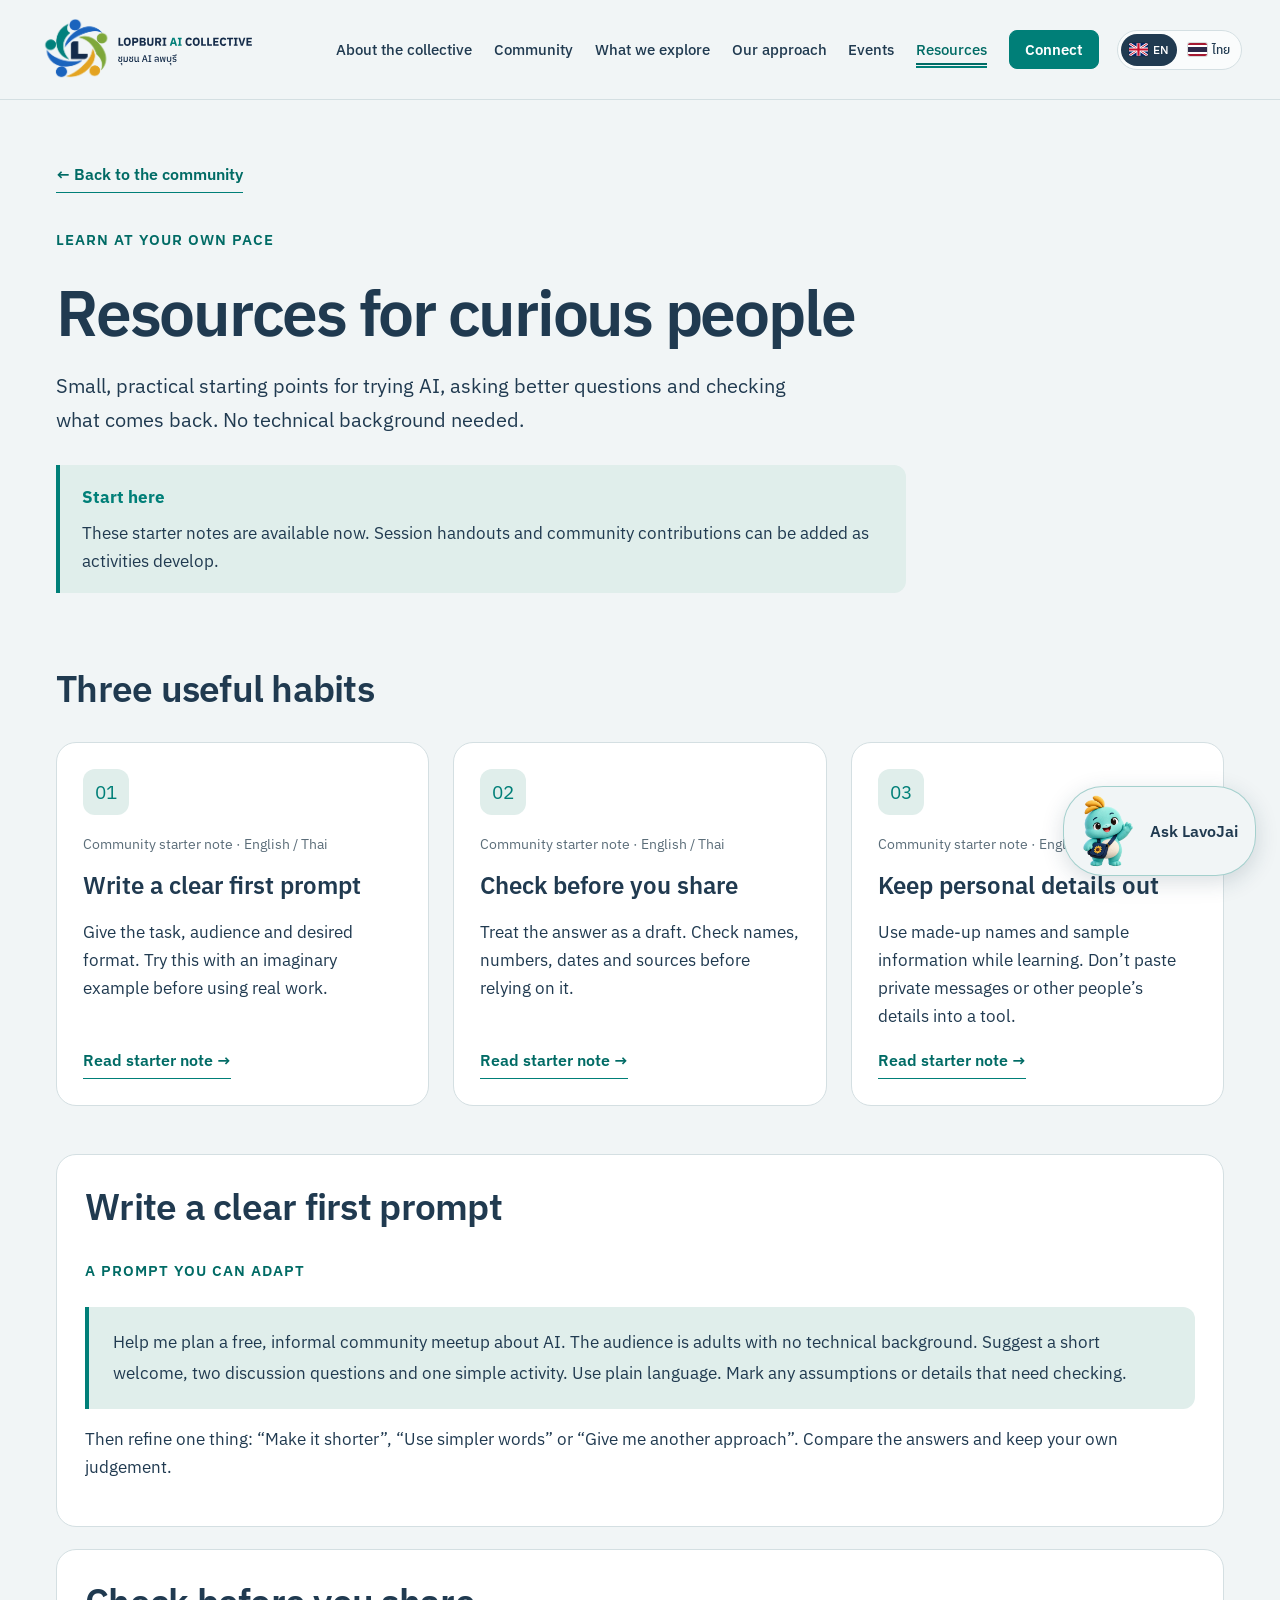
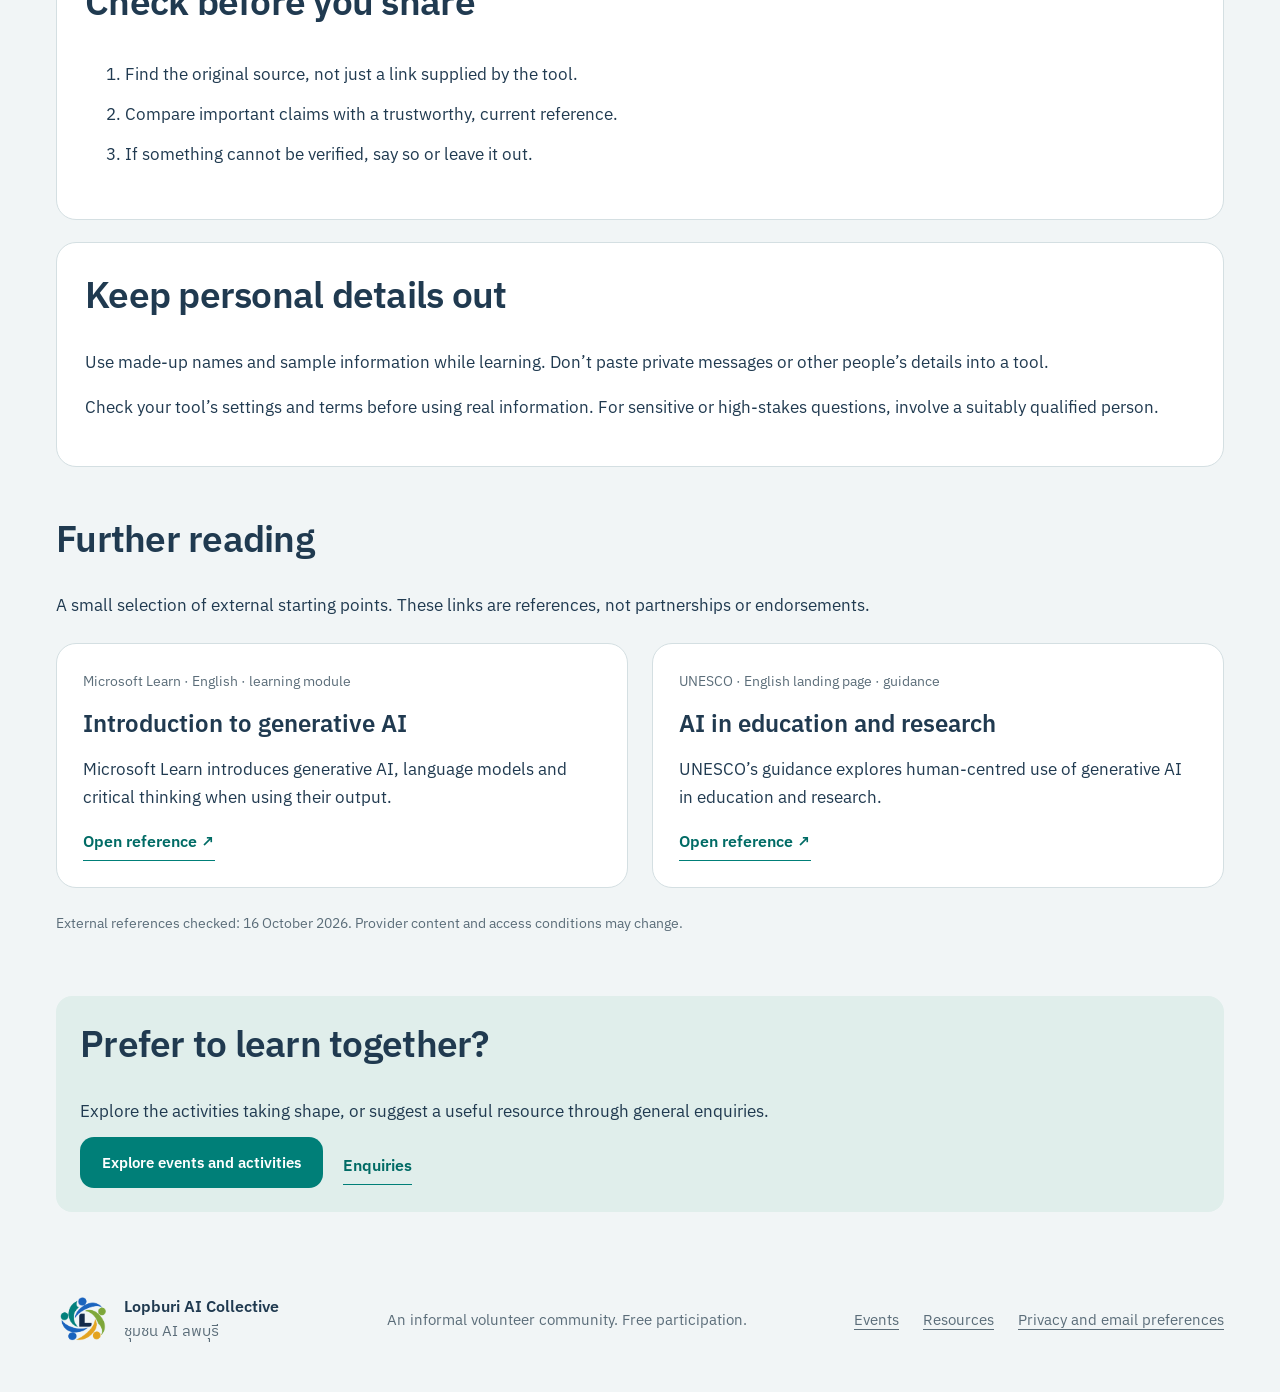
<file: resources.html>
<!doctype html><html lang="en"><head><meta charset="utf-8"><meta name="viewport" content="width=device-width,initial-scale=1"><meta name="robots" content="noindex,nofollow"><meta name="description" content="Practical bilingual AI starter notes and selected learning references from Lopburi AI Collective."><title>Resources — Lopburi AI Collective</title><link rel="icon" href="assets/favicon.svg" type="image/svg+xml"><link rel="stylesheet" href="styles.css?v=20261018-facebook-blue"><link rel="stylesheet" href="privacy.css?v=20261018-facebook-blue"><link rel="stylesheet" href="events.css?v=20261018-facebook-blue"><link rel="stylesheet" href="resources.css?v=20261018-facebook-blue"><script src="site-common.js?v=20261018-facebook-blue" defer></script><script src="page.js?v=20261018-facebook-blue" defer></script><script src="contact-flows.js?v=20261018-facebook-blue" defer></script><link rel="stylesheet" href="nori.css?v=20261018-facebook-blue"><script src="nori.js?v=20261018-facebook-blue" defer></script></head><body class="resources-page" data-page-title-key="resourcesPageTitle"><a class="skip-link" href="#main" data-i18n="skipContent">Skip to content</a>
<header class="site-header">
    <a class="brand" href="index.html#top" aria-label="Lopburi AI Collective home" data-i18n-aria-label="homeLabel"><img src="assets/wordmark-header.svg" width="1600" height="390" alt="Lopburi AI Collective — ชุมชน AI ลพบุรี"><img class="header-symbol" src="assets/footer-symbol.png" width="1254" height="1254" alt=""></a>
    <button class="menu-toggle" aria-expanded="false" aria-controls="navigation"><span data-i18n="copy4">Menu</span></button>
    <nav id="navigation" aria-label="Main navigation" data-i18n-aria-label="mainNavigation"><a href="index.html#purpose"><span data-i18n="copy5">About the collective</span></a><a href="index.html#community"><span data-i18n="communityNav">Community</span></a><a href="index.html#possibilities"><span data-i18n="copy6">What we explore</span></a><a href="index.html#approach"><span data-i18n="copy7">Our approach</span></a><a href="events.html"><span data-i18n="eventsNav">Events</span></a><a href="resources.html" aria-current="page" data-page-link><span data-i18n="resourcesNav">Resources</span></a><a class="nav-contact" href="index.html#connect"><span data-i18n="copy8">Connect</span></a></nav>
<div class="language-switch" role="group" aria-label="Language / ภาษา"><button type="button" data-language="en" aria-label="English" aria-pressed="true"><svg class="mini-flag" viewBox="0 0 60 40" aria-hidden="true"><rect width="60" height="40" fill="#012169"/><path d="M0 0L60 40M60 0L0 40" stroke="white" stroke-width="8"/><path d="M0 0L60 40M60 0L0 40" stroke="#c8102e" stroke-width="3"/><path d="M30 0V40M0 20H60" stroke="white" stroke-width="12"/><path d="M30 0V40M0 20H60" stroke="#c8102e" stroke-width="7"/></svg><span lang="en">EN</span></button><button type="button" data-language="th" aria-label="ภาษาไทย" aria-pressed="false"><span class="mini-flag thai" aria-hidden="true"></span><span lang="th">ไทย</span></button></div>
  </header><main id="main"><section class="events-intro wrap"><a class="text-link" href="index.html#community">← <span data-i18n="backCommunity" >Back to the community</span></a><p data-i18n="resourcesEyebrow" class="eyebrow">Learn at your own pace</p><h1 data-i18n="resourcesPageTitle" >Resources for curious people</h1><p data-i18n="resourcesIntro" class="events-lead">Small, practical starting points for trying AI, asking better questions and checking what comes back. No technical background needed.</p><div class="events-planning-note"><strong data-i18n="resourcesScope" >Start here</strong><p data-i18n="resourcesScopeBody" >These starter notes are available now. Session handouts and community contributions can be added as activities develop.</p></div></section><section class="resources-section wrap" aria-labelledby="starter-title"><h2 data-i18n="starterTitle" id="starter-title">Three useful habits</h2><div class="resource-grid"><article class="resource-card"><span class="resource-number">01</span><p data-i18n="guideLabel" class="resource-meta">Community starter note · English / Thai</p><h3 data-i18n="promptTitle" >Write a clear first prompt</h3><p data-i18n="promptBody" >Give the task, audience and desired format. Try this with an imaginary example before using real work.</p><a class="text-link" href="#first-prompt"><span data-i18n="readGuide" >Read starter note</span> →</a></article><article class="resource-card"><span class="resource-number">02</span><p data-i18n="guideLabel" class="resource-meta">Community starter note · English / Thai</p><h3 data-i18n="checkTitle" >Check before you share</h3><p data-i18n="checkBody" >Treat the answer as a draft. Check names, numbers, dates and sources before relying on it.</p><a class="text-link" href="#checking-results"><span data-i18n="readGuide" >Read starter note</span> →</a></article><article class="resource-card"><span class="resource-number">03</span><p data-i18n="guideLabel" class="resource-meta">Community starter note · English / Thai</p><h3 data-i18n="privacyTitleGuide" >Keep personal details out</h3><p data-i18n="privacyBodyGuide" >Use made-up names and sample information while learning. Don’t paste private messages or other people’s details into a tool.</p><a class="text-link" href="#protecting-information"><span data-i18n="readGuide" >Read starter note</span> →</a></article></div></section><section class="resources-section resource-guides wrap" aria-label="Starter notes" data-i18n-aria-label="starterNotes"><article id="first-prompt"><h2 data-i18n="promptTitle" >Write a clear first prompt</h2><p data-i18n="guidePromptHeading" class="eyebrow">A prompt you can adapt</p><blockquote data-i18n="promptExample" >Help me plan a free, informal community meetup about AI. The audience is adults with no technical background. Suggest a short welcome, two discussion questions and one simple activity. Use plain language. Mark any assumptions or details that need checking.</blockquote><p data-i18n="promptTip" >Then refine one thing: “Make it shorter”, “Use simpler words” or “Give me another approach”. Compare the answers and keep your own judgement.</p></article><article id="checking-results"><h2 data-i18n="checkTitle" >Check before you share</h2><ol><li data-i18n="checkOne" >Find the original source, not just a link supplied by the tool.</li><li data-i18n="checkTwo" >Compare important claims with a trustworthy, current reference.</li><li data-i18n="checkThree" >If something cannot be verified, say so or leave it out.</li></ol></article><article id="protecting-information"><h2 data-i18n="privacyTitleGuide" >Keep personal details out</h2><p data-i18n="privacyBodyGuide" >Use made-up names and sample information while learning. Don’t paste private messages or other people’s details into a tool.</p><p data-i18n="privacyTip" >Check your tool’s settings and terms before using real information. For sensitive or high-stakes questions, involve a suitably qualified person.</p></article></section><section class="resources-section wrap" aria-labelledby="external-title"><h2 data-i18n="externalTitle" id="external-title">Further reading</h2><p data-i18n="externalIntro" >A small selection of external starting points. These links are references, not partnerships or endorsements.</p><div class="external-grid"><article class="resource-card"><p data-i18n="msMeta" class="resource-meta">Microsoft Learn · English · learning module</p><h3 data-i18n="msTitle" >Introduction to generative AI</h3><p data-i18n="msBody" >Microsoft Learn introduces generative AI, language models and critical thinking when using their output.</p><a class="text-link" href="https://learn.microsoft.com/en-us/training/modules/intro-generative-ai-explore-basics/" target="_blank" rel="noopener noreferrer"><span data-i18n="openReference" >Open reference ↗</span></a></article><article class="resource-card"><p data-i18n="unescoMeta" class="resource-meta">UNESCO · English landing page · guidance</p><h3 data-i18n="unescoTitle" >AI in education and research</h3><p data-i18n="unescoBody" >UNESCO’s guidance explores human-centred use of generative AI in education and research.</p><a class="text-link" href="https://www.unesco.org/en/articles/guidance-generative-ai-education-and-research" target="_blank" rel="noopener noreferrer"><span data-i18n="openReference" >Open reference ↗</span></a></article></div><p data-i18n="reviewed" class="resource-meta">External references checked: 16 October 2026. Provider content and access conditions may change.</p></section><section class="resources-section wrap"><div class="events-question"><h2 data-i18n="togetherTitle" >Prefer to learn together?</h2><p data-i18n="togetherBody" >Explore the activities taking shape, or suggest a useful resource through general enquiries.</p><div class="resource-actions"><a class="button teal" href="events.html"><span data-i18n="seeEvents" >Explore events and activities</span></a><a class="text-link" href="mailto:lopburiaicollective+enquiries@gmail.com" data-enquiry-open><span data-i18n="enquiriesTitle" >Enquiries</span></a></div></div></section></main><footer class="site-footer wrap"><a class="footer-brand" href="index.html#top"><img src="assets/footer-symbol.png" width="1254" height="1254" alt=""><span class="footer-brand-names"><strong>Lopburi AI Collective</strong><span lang="th">ชุมชน AI ลพบุรี</span></span></a><p data-i18n="communitySummary">An informal volunteer community. Free participation.</p><nav class="footer-links" aria-label="Footer" data-i18n-aria-label="footerNavigation"><a href="events.html" data-page-link data-i18n="eventsNav">Events</a><a href="resources.html" data-page-link data-i18n="resourcesNav">Resources</a><a href="privacy.html?lang=en" data-privacy-link target="_blank" rel="noopener" data-i18n="privacyTitle">Privacy and email preferences</a></nav></footer>
<dialog id="enquiry-dialog" class="contact-card" aria-labelledby="enquiry-title">
    <form method="dialog" class="dialog-head"><button aria-label="Close enquiry" data-i18n-aria-label="closeEnquiry"><span data-i18n="copy89">Close</span></button></form>
    <div class="contact-card-brand"><img src="assets/relief.png" width="1254" height="1254" alt=""><div><strong>Lopburi AI Collective</strong><span lang="th">ชุมชน AI ลพบุรี</span></div></div>
    <h2 id="enquiry-title"><span data-i18n="enquiryHeading">Start a conversation</span></h2>
    <p data-i18n="enquiryIntro">Ask a question, discuss a partnership or tell us how we can help.</p>
    <form id="enquiry-form">
      <div class="contact-fields">
        <div><label for="enquiry-name" data-i18n="contactName">Your name</label><input id="enquiry-name" name="name" autocomplete="name" maxlength="120" required></div>
        <div><label for="enquiry-email" data-i18n="contactEmail">Email address</label><input id="enquiry-email" name="email" type="email" autocomplete="email" maxlength="254" required></div>
        <div class="field-wide"><label for="enquiry-subject" data-i18n="enquirySubject">Subject</label><input id="enquiry-subject" name="subject" maxlength="160" required></div>
        <div class="field-wide"><label for="enquiry-message" data-i18n="enquiryMessage">Your message</label><textarea id="enquiry-message" name="message" rows="4" maxlength="1200" required></textarea></div>
      </div>
      <p class="contact-local-note" data-i18n="enquiryNote">Prepare your enquiry, then review and send it in your email app. This does not subscribe you to updates.</p>
      <p class="privacy-form-note"><span data-i18n="privacyForm">We use your details only to respond and communicate about the collective. Updates are optional.</span> <a href="privacy.html?lang=en" data-privacy-link target="_blank" rel="noopener" data-i18n="privacyTitle">Privacy and email preferences</a></p>
      <button class="button teal" type="submit" data-i18n="enquiryPrepare">Prepare enquiry</button>
    </form>
    <p id="enquiry-status" class="dialog-status" role="status" aria-live="polite"></p>
  </dialog><button id="nori-launcher" class="nori-launcher" type="button" aria-controls="nori-panel" aria-expanded="false" aria-label="Ask LavoJai">
    <span class="nori-art"><img src="assets/lavojai-wave.png" width="2048" height="2048" alt=""></span><span id="nori-launcher-label">Ask LavoJai</span>
  </button>
  <section id="nori-panel" class="nori-panel" role="dialog" aria-labelledby="nori-title" hidden>
    <header class="nori-head"><span class="nori-art"><img src="assets/lavojai-wave.png" width="2048" height="2048" alt=""></span><div><h2 id="nori-title">LavoJai — ละโว้ใจ</h2><p id="nori-demo">FAQ demo · community information</p></div><button id="nori-close" type="button" aria-label="Close LavoJai">×</button></header>
    <div class="nori-content">
    <p id="nori-greeting" class="nori-greeting"></p>
    <div id="nori-suggestions" class="nori-suggestions" aria-label="FAQ"></div>
    <div id="nori-messages" class="nori-messages" role="log" aria-live="polite" aria-relevant="additions"></div>
    </div>
    <div class="nori-reset-row"><button id="nori-reset" type="button">Start again</button><span id="nori-status" role="status"></span></div>
    <form id="nori-form" class="nori-form"><label id="nori-input-label" for="nori-input">Your question</label><div><input id="nori-input" type="text" maxlength="500" autocomplete="off"><button id="nori-send" type="submit">Send</button></div></form>
    <p id="nori-privacy" class="nori-privacy"></p>
  </section></body></html>
</file>
<file: styles.css>
/*
# Site presentation
Responsive English/Thai typography, section layouts and reduced-motion-aware effects.
Desktop and mobile use separate scales. Preserve the approved hero treatment.
*/
@font-face{font-family:Plex;src:url('assets/IBMPlexSans-Regular.ttf') format('truetype');font-weight:400;font-display:swap}@font-face{font-family:Plex;src:url('assets/IBMPlexSans-Medium.ttf') format('truetype');font-weight:500;font-display:swap}@font-face{font-family:Plex;src:url('assets/IBMPlexSans-SemiBold.ttf') format('truetype');font-weight:600;font-display:swap}@font-face{font-family:Plex;src:url('assets/IBMPlexSans-Bold.ttf') format('truetype');font-weight:700;font-display:swap}@font-face{font-family:PlexThai;src:url('assets/IBMPlexSansThai-Medium.ttf') format('truetype');font-weight:500;font-display:swap}
:root{--navy:#203A50;--blue:#2866B7;--teal:#007F78;--green:#78A83D;--gold:#DDA62A;--paper:#F1F5F6;--ink:#203A50;--muted:#5B6D79;--line:#D4DFE2;--ease:cubic-bezier(.22,1,.36,1)}
*{box-sizing:border-box}html{scroll-behavior:smooth;scroll-padding-top:110px}body{margin:0;color:var(--ink);background:var(--paper);font:400 1.0625rem/1.65 Plex,PlexThai,Arial,sans-serif}a{color:inherit;text-decoration:none}button,input,textarea{font:inherit}button{cursor:pointer}img{display:block;max-width:100%;height:auto}h1,h2,h3,h4,p{margin-top:0}h1,h2,h3,h4{line-height:1.12}h1,h2{letter-spacing:-.035em}h2{font-size:clamp(2.5rem,4.5vw,4.4rem);font-weight:600}h3{font-size:clamp(1.65rem,2.6vw,2.55rem);font-weight:600}h4{font-size:1.4rem;font-weight:600}button:focus-visible,a:focus-visible,textarea:focus-visible,[tabindex]:focus-visible{outline:3px solid var(--gold);outline-offset:5px}button[hidden],[hidden]{display:none!important}.wrap{width:min(1280px,calc(100% - 112px));margin-inline:auto}.skip-link{position:fixed;top:-80px;left:20px;z-index:100;background:white;padding:12px}.skip-link:focus{top:12px}.review-band{background:#E5ECEE;font-size:.8125rem;padding:8px 56px;display:flex;align-items:center;gap:24px;color:#43566a}.review-band a{margin-left:auto;text-decoration:underline;text-underline-offset:3px}.site-header{min-height:100px;padding:13px 56px;display:flex;align-items:center;justify-content:space-between;background:rgba(241,245,246,.97);border-bottom:1px solid #D4DFE2;position:sticky;top:0;z-index:30;gap:25px}.brand{width:310px;flex-shrink:0}.brand img{width:100%;height:auto}.site-header nav{display:flex;align-items:center;gap:28px;font-size:.9375rem;font-weight:500}.site-header nav a{padding:10px 0}.site-header nav a:hover{color:var(--teal)}.nav-contact{border-bottom:2px solid var(--teal)}.menu-toggle{display:none;background:transparent;border:1px solid var(--navy);padding:8px 14px}.hero{background:var(--navy);color:var(--paper);overflow:hidden}.hero-inner{display:grid;grid-template-columns:1.1fr 1fr;align-items:center;min-height:650px;padding-block:65px 55px;gap:28px}.eyebrow{font-size:.875rem;letter-spacing:.07em;font-weight:600;text-transform:uppercase;color:var(--teal);margin-bottom:25px;display:flex;align-items:center;gap:18px}.eyebrow.light{color:#c5d7e6}.small-rule{width:24px;height:1px;display:inline-block;background:currentColor}.hero h1{font-size:clamp(3.4rem,5.7vw,6rem);font-weight:600;line-height:1.03;margin-bottom:28px}.hero h1 span{color:#55C9BD}.hero-intro{max-width:460px;font-size:1.1875rem;line-height:1.6;color:#d3e1ec;margin-bottom:30px}.button{display:inline-flex;align-items:center;justify-content:center;border:1px solid transparent;border-radius:2px;padding:14px 21px;font-size:.9375rem;font-weight:600;line-height:1.4;transition:background .2s,transform .2s}.button:hover{transform:translateY(-2px)}.button.cream{background:var(--paper);color:var(--navy)}.button.cream:hover{background:#dbe9ed}.button.navy{background:var(--navy);color:white}.hero-art{position:relative;padding:30px 0 45px;perspective:1000px}.relief{width:100%;object-fit:contain;transform-origin:50% 50%;animation:relief-enter 1.8s var(--ease) both;filter:drop-shadow(0 20px 28px rgba(0,0,0,.12))}.orbit-label{position:absolute;font-size:.8125rem;color:#b8c9dc;letter-spacing:.025em;z-index:1}.orbit-top{top:15px;left:10%}.orbit-bottom{right:4%;bottom:5px}.hero-bottom{border-top:1px solid #3c526b;display:flex;align-items:center;justify-content:space-between;gap:20px;padding-block:23px;font-size:.875rem;color:#b8c9dc}.hero-bottom [lang=th]{font-family:PlexThai;font-size:1.0625rem}.hero-bottom a{display:flex;align-items:center;gap:12px;color:var(--paper)}.scroll-cue{display:inline-block;border:1px solid #91a9bc;width:15px;height:23px;border-radius:8px;position:relative}.scroll-cue:after{content:'';width:2px;height:5px;background:#d3e1ec;position:absolute;left:6px;top:5px}.section{padding-block:100px}.section-label{font-size:.875rem;color:var(--muted);display:flex;align-items:center;gap:18px;margin-bottom:45px}.section-number{font-weight:600;color:var(--teal);font-size:1rem}.purpose-grid{display:grid;grid-template-columns:1fr 1fr;gap:100px}.purpose h2{max-width:530px}.purpose-copy{max-width:520px}.lead{font-size:1.4rem;line-height:1.5;color:var(--navy)}.purpose-copy>p:not(.lead){color:var(--muted)}.purpose-note{padding:22px 0 0;border-top:1px solid var(--line);margin-top:32px}.purpose-note span{display:block;color:var(--teal);font-size:.875rem;margin-bottom:12px}.purpose-note strong{font-size:1.75rem;font-weight:500;line-height:1.25}.collective-line{margin-top:65px;padding-block:23px;border-block:1px solid var(--line);display:flex;justify-content:space-between;gap:20px;font-size:1rem;font-weight:500}.collective-line span:before{content:'';display:inline-block;width:14px;height:3px;background:var(--blue);vertical-align:middle;margin-right:12px}.collective-line span:nth-child(2):before{background:var(--teal)}.collective-line span:nth-child(3):before{background:var(--green)}.collective-line span:nth-child(4):before{background:var(--gold)}.possibilities{background:white;border-block:1px solid var(--line)}.section-heading{display:grid;grid-template-columns:1.3fr 1fr;align-items:end;gap:70px;margin-bottom:35px}.section-heading h2{margin-bottom:0}.section-heading p{max-width:400px;color:var(--muted);margin-bottom:8px}.audience-tabs{display:flex;gap:0;margin-top:45px;border-bottom:1px solid var(--line)}.audience-tabs button{background:transparent;border:0;border-bottom:3px solid transparent;text-align:left;padding:17px 25px 19px 0;margin-right:32px;font-size:1rem;color:var(--muted);font-weight:500;position:relative;bottom:-1px}.audience-tabs button[aria-selected=true]{border-color:var(--teal);color:var(--navy);font-weight:600}.audience-tabs button:hover{color:var(--teal)}.audience-panel{display:grid;grid-template-columns:1fr 1.25fr;gap:105px;padding-top:50px}.panel-intro .eyebrow{margin-bottom:18px}.panel-intro p:not(.eyebrow){color:var(--muted);max-width:420px}.panel-intro h3{margin-bottom:25px}.text-link{color:var(--teal);font-size:1rem;font-weight:600;display:inline-block;border-bottom:1px solid var(--teal);padding-bottom:5px;margin-top:13px}.use-cases{padding:0;margin:0;list-style:none}.use-cases li{display:flex;gap:27px;padding-block:0 26px;margin-bottom:26px;border-bottom:1px solid var(--line)}.use-cases li:last-child{margin-bottom:0}.case-number{font-size:.8125rem;color:var(--teal);padding-top:6px;min-width:20px}.use-cases h4{margin-bottom:11px}.use-cases p{margin-bottom:0;color:var(--muted)}.approach-grid{display:grid;grid-template-columns:1fr 1.25fr;gap:105px}.approach-heading{position:sticky;top:150px;align-self:start}.approach-heading>p{max-width:400px;color:var(--muted)}.approach-stamp{font-size:.875rem;line-height:1.5;display:inline-block;border-left:3px solid var(--teal);padding:0 0 0 18px;margin-top:32px}.journey{list-style:none;margin:0;padding:0}.journey li{display:flex;gap:30px;position:relative;padding:0 0 65px}.journey li:not(:last-child):before{content:'';width:1px;background:var(--line);position:absolute;left:23px;top:48px;bottom:0}.journey li:last-child{padding-bottom:0}.journey-index{background:var(--paper);border:1px solid var(--teal);color:var(--teal);width:47px;height:47px;display:flex;align-items:center;justify-content:center;border-radius:50%;flex-shrink:0;font-size:1.125rem}.journey h3{font-size:1.9rem;margin-bottom:18px}.journey .eyebrow{font-size:.8125rem;margin-bottom:12px}.journey p:last-child{color:var(--muted);margin:0}.invitation{background:var(--navy);color:white}.invitation-grid{display:grid;grid-template-columns:1.25fr 1fr;gap:130px}.invitation h2{font-size:clamp(2.5rem,4vw,4rem);margin-bottom:28px}.invitation p{color:#c5d7e6}.invite-intro{font-size:1.3rem;max-width:520px}.invitation-grid>div:first-child>p:last-child{max-width:530px}.contact-detail{border-left:1px solid #3c526b;padding-left:48px}.contact-detail h3{font-size:1.7rem}.contact-detail dl{margin-block:28px}.contact-detail dl div{border-bottom:1px solid #3c526b;padding-block:14px;display:grid;grid-template-columns:90px 1fr;gap:10px}.contact-detail dt{color:#b8c9dc;font-size:.875rem}.contact-detail dd{margin:0;font-size:1rem;color:white;overflow-wrap:anywhere}.contact-note{font-size:.875rem;max-width:350px}.site-footer{display:flex;justify-content:space-between;align-items:center;gap:35px;padding-block:45px;font-size:.875rem;color:var(--muted)}.site-footer strong{color:var(--navy);display:block;font-weight:600}.site-footer [lang=th]{display:block;font-family:PlexThai;font-size:.9375rem;margin-top:3px}.site-footer p{margin:0}.site-footer a{text-decoration:underline;text-underline-offset:4px}dialog{border:0;border-top:4px solid var(--teal);width:min(620px,calc(100vw - 32px));max-height:calc(100dvh - 40px);padding:25px 32px 32px;background:var(--paper);color:var(--navy)}dialog::backdrop{background:rgba(10,25,44,.7)}dialog h2{font-size:2rem;letter-spacing:-.025em;margin-top:12px}dialog p{color:var(--muted)}dialog label{display:block;font-size:.875rem;margin-bottom:8px;font-weight:600}dialog textarea{width:100%;font-size:1rem;line-height:1.6;border:1px solid #9bb0bd;background:white;color:var(--navy);padding:12px;resize:vertical;margin-bottom:18px}.dialog-head{display:flex;justify-content:flex-end}.dialog-head button{background:transparent;border:0;font-size:.875rem;text-decoration:underline}.dialog-status{font-size:.875rem;margin:12px 0 0}.js .reveal{opacity:0;transform:translateY(20px);transition:opacity .7s var(--ease),transform .7s var(--ease)}.js .reveal.visible{opacity:1;transform:none}@keyframes relief-enter{from{opacity:0;transform:rotateX(8deg) rotateY(-12deg) translateY(16px) scale(.97)}to{opacity:1;transform:none}}
@media(min-width:1500px){.hero-inner{min-height:720px}.hero-art{max-width:600px}}@media(max-width:1100px){.wrap{width:calc(100% - 64px)}.site-header{padding-inline:32px}.review-band{padding-inline:32px}.brand{width:265px}.site-header nav{gap:20px;font-size:.875rem}.hero-inner{min-height:600px}.hero h1{font-size:4.7rem}.purpose-grid,.audience-panel,.approach-grid{gap:55px}.invitation-grid{gap:55px}.section{padding-block:78px}.collective-line{flex-wrap:wrap;justify-content:flex-start;gap:20px 35px}.contact-detail{padding-left:30px}}
@media(max-width:780px){html{scroll-padding-top:88px}.wrap{width:calc(100% - 40px)}.review-band{padding:8px 20px;gap:10px;font-size:.75rem;flex-wrap:wrap}.review-band span:nth-child(2){display:none}.site-header{padding:10px 20px;min-height:82px}.brand{width:245px;max-width:calc(100% - 80px)}.menu-toggle{display:block;font-size:.875rem}.site-header nav{display:none;position:absolute;top:100%;left:0;right:0;background:var(--paper);padding:16px 20px 25px;box-shadow:0 10px 15px #203a5010;flex-direction:column;align-items:stretch;gap:2px}.site-header nav.open{display:flex}.nav-contact{border:0}.hero-inner{grid-template-columns:1fr;gap:15px;padding-block:42px 30px;min-height:0}.hero h1{font-size:clamp(3rem,10.5vw,4.8rem)}.hero .eyebrow{font-size:.75rem;gap:10px}.hero-intro{font-size:1.0625rem;max-width:500px}.hero-art{width:75%;max-width:390px;margin-inline:auto;padding:8px 0 24px}.orbit-label{font-size:.75rem}.orbit-top{top:0;left:-7%}.orbit-bottom{bottom:0;right:-5%}.hero-bottom{font-size:.8125rem;flex-wrap:wrap;padding-block:18px}.hero-bottom>span:last-child{display:none}.section{padding-block:62px}.section-label{margin-bottom:32px}.purpose-grid,.section-heading,.audience-panel,.approach-grid,.invitation-grid{grid-template-columns:1fr;gap:30px}.purpose-copy{max-width:none}.purpose h2{font-size:clamp(2.5rem,8vw,3.5rem)}.lead{font-size:1.25rem}.collective-line{margin-top:38px;font-size:.9375rem;gap:15px;display:grid;grid-template-columns:1fr 1fr}.collective-line span:before{width:10px;margin-right:8px}.section-heading{gap:18px}.section-heading p{max-width:none}.audience-tabs{margin-top:30px;gap:0;align-items:stretch}.audience-tabs button{font-size:.875rem;line-height:1.4;margin-right:15px;padding-right:6px;flex:1}.audience-tabs button:last-child{margin-right:0}.audience-panel{padding-top:35px;gap:40px}.panel-intro p:not(.eyebrow){max-width:none}.approach-heading{position:static}.approach-heading h2{margin-bottom:20px}.approach-stamp{margin-top:10px}.journey{margin-top:16px}.journey li{gap:20px;padding-bottom:45px}.journey h3{font-size:1.6rem}.invitation-grid{gap:42px}.contact-detail{border-left:0;border-top:1px solid #3c526b;padding:30px 0 0}.site-footer{display:grid;grid-template-columns:1fr 1fr;padding-block:32px;gap:22px}.site-footer p{grid-column:1/-1}.site-footer a{font-size:.875rem}.site-footer>div{grid-column:1/-1}.contact-detail .button{width:100%}dialog{padding:20px}dialog h2{font-size:1.7rem}}
@media(prefers-reduced-motion:reduce){html{scroll-behavior:auto}*,*:before,*:after{animation:none!important;transition:none!important}.js .reveal{opacity:1;transform:none}.button:hover{transform:none}}

/* Hero scene draft 2: local review, 10 October 2026. */
.hero{position:relative;isolation:isolate;background-image:linear-gradient(90deg,rgba(20,39,55,.88) 0%,rgba(20,39,55,.74) 30%,rgba(20,39,55,.20) 66%,rgba(20,39,55,.12) 100%),linear-gradient(0deg,rgba(20,39,55,.68),transparent 32%),url('assets/lopburi-ai-hero.webp');background-size:cover;background-position:center center}
.hero-inner{min-height:660px;align-items:start;padding-block:56px 52px;grid-template-columns:1.25fr 1fr}
.hero-copy{position:relative;z-index:1;max-width:590px}
.hero h1{text-shadow:0 2px 20px rgba(8,22,40,.2)}
.hero-intro{color:#f0f5f8}
.hero-art{width:250px;justify-self:end;padding:14px 0 32px;margin-top:0}
.hero-art .relief{filter:drop-shadow(0 8px 22px rgba(0,0,0,.3))}
.orbit-label{color:#f2f6fa;text-shadow:0 1px 6px #203a50}
.orbit-top{top:-8px;left:0}.orbit-bottom{right:0;bottom:2px}
.hero-bottom{position:relative;color:#edf4f9;border-top-color:rgba(235,244,249,.3)}
@media(min-width:1500px){.hero-inner{min-height:720px}.hero-art{width:290px}}
@media(max-width:780px){.hero{background-image:linear-gradient(180deg,rgba(20,39,55,.88) 0%,rgba(20,39,55,.76) 45%,rgba(20,39,55,.30) 72%,rgba(20,39,55,.7) 100%),url('assets/lopburi-ai-hero-mobile.webp');background-position:center;background-size:cover}.hero-inner{min-height:710px;grid-template-columns:1fr;padding-block:38px 28px;gap:32px}.hero-art{width:165px;justify-self:end;margin:0 0 0 auto;padding:12px 0 28px}.hero-copy{max-width:540px}.hero .orbit-label{font-size:.6875rem}.hero .orbit-top{left:0;top:-6px}.hero .orbit-bottom{right:0;bottom:0}}

.hero-copy .button.cream{border-radius:14px}

/* V3 continuous first-person hero: responsive local review. */
.hero{background-image:url('assets/lopburi-ai-hero-v3-poster.webp')}
.hero-video{position:absolute;inset:0;width:100%;height:100%;object-fit:cover;object-position:50% 50%;z-index:-2;opacity:0;transition:opacity .3s}
.hero-video.ready{opacity:1}
.hero:before{content:'';position:absolute;inset:0;z-index:-1;pointer-events:none;background:linear-gradient(90deg,rgba(20,39,55,.80),rgba(20,39,55,.63) 32%,rgba(20,39,55,.10) 68%,rgba(20,39,55,.04)),linear-gradient(0deg,rgba(20,39,55,.58),transparent 32%)}
.hero-motion-controls{position:relative;display:flex;justify-content:flex-end;gap:12px;padding-block:0 18px}
.hero-motion-controls button{border:1px solid #ffffff70;border-radius:24px;background:#203a50b8;color:white;font-size:.8125rem;padding:8px 15px;line-height:1.4;min-height:40px}
.hero-motion-controls button:hover{background:#203a50}
#scene-dialog{width:min(1200px,calc(100vw - 32px));padding:16px 20px 20px}
#scene-dialog h2{font-size:1.5rem;margin-block:6px 16px}
#full-scene{display:block;width:100%;max-height:75dvh;background:#203A50;aspect-ratio:7/3;object-fit:contain}
@media(min-width:1500px){.hero-inner{min-height:clamp(660px,calc(100svh - 255px),940px)}}
@media(max-width:780px){.hero{background-image:url('assets/lopburi-ai-hero-v3-poster-mobile.webp')}.hero:before{background:linear-gradient(180deg,rgba(20,39,55,.79),rgba(20,39,55,.66) 45%,rgba(20,39,55,.16) 74%,rgba(20,39,55,.56))}.hero-motion-controls{justify-content:flex-start;flex-wrap:wrap}.hero-motion-controls button{min-height:44px}#scene-dialog{padding:12px}#full-scene{max-height:70dvh}}

/* Native scroll-driven journey: sticky hero releases into the next section. */
.hero-journey{--header-height:100px;--pin-height:calc(100svh - var(--header-height))}
.hero-journey.is-scrubbing{height:calc(var(--pin-height) + 160svh);position:relative}
.is-scrubbing .hero{position:sticky;top:var(--header-height);height:var(--pin-height);display:flex;flex-direction:column;min-height:0;overflow:hidden}
.is-scrubbing .hero-inner{flex:1;min-height:0;padding-block:clamp(20px,4vh,46px) 16px;align-items:center;gap:20px;width:min(1280px,calc(100% - 112px))}
.is-scrubbing .hero h1{font-size:clamp(2.6rem,min(5.5vw,9vh),5.5rem);margin-bottom:18px}
.is-scrubbing .hero .eyebrow{margin-bottom:16px}
.is-scrubbing .hero-intro{font-size:clamp(1rem,2.2vh,1.1875rem);line-height:1.5;margin-bottom:20px}
.is-scrubbing .hero-art{width:clamp(150px,20vw,260px);margin:0}
.is-scrubbing .hero-copy,.is-scrubbing .hero-art,.is-scrubbing .hero-bottom{opacity:var(--copy-opacity,1);will-change:opacity}
.is-scrubbing .hero.journey-immersed .hero-copy,.is-scrubbing .hero.journey-immersed .hero-art,.is-scrubbing .hero.journey-immersed .hero-bottom{visibility:hidden;pointer-events:none}
.is-scrubbing .hero:before{background:linear-gradient(90deg,rgba(20,39,55,.80),rgba(20,39,55,.63) 32%,rgba(20,39,55,.10) 68%,rgba(20,39,55,.04));opacity:var(--copy-opacity,1)}
.is-scrubbing .hero-bottom{padding-block:12px;font-size:.8125rem}
.is-scrubbing .hero-motion-controls{padding-block:8px 12px;align-items:center}
.hero-motion-controls .skip-journey{font-size:.8125rem;color:white;text-decoration:underline;text-underline-offset:3px;background:#203a50b8;padding:8px 12px;border-radius:24px}
.journey-hint{margin-right:auto;font-size:.8125rem;color:#fff;background:#203a50b8;padding:8px 12px;border-radius:24px}
.hero-journey:not(.is-scrubbing) .journey-hint{display:none}
.hero-journey:not(.is-scrubbing) .hero-video{display:none}
@media(max-width:1100px){.is-scrubbing .hero-inner{width:calc(100% - 64px)}}
@media(max-width:780px){
  .hero-journey.is-scrubbing{height:calc(var(--pin-height) + 120svh)}
  .is-scrubbing .hero-inner{width:calc(100% - 40px);grid-template-columns:1fr;align-content:center;gap:0;padding-block:20px 12px}
  .is-scrubbing .hero h1{font-size:clamp(2.25rem,min(9.5vw,8vh),3.5rem)}
  .is-scrubbing .hero-intro{font-size:.95rem;max-width:430px}
  .is-scrubbing .hero-art{display:none}
  .is-scrubbing .hero-bottom{gap:10px;padding-block:10px}
  .is-scrubbing .hero-motion-controls{gap:8px;flex-wrap:wrap}
  .journey-hint{width:100%;background:none;padding:0;font-size:.75rem}
  .hero-motion-controls .skip-journey{min-height:44px;display:inline-flex;align-items:center}
}
@media(max-height:540px){.is-scrubbing .hero h1{font-size:2rem}.is-scrubbing .hero-intro,.is-scrubbing .hero-bottom,.is-scrubbing .hero .eyebrow{display:none}.is-scrubbing .hero-inner{padding-block:12px}.is-scrubbing .hero-art{width:130px}.journey-hint{display:none}}

/* Bilingual controls, softer edges and mobile relief lockup. */
:root{--radius-control:14px;--radius-panel:24px}
.button,.menu-toggle,dialog textarea{border-radius:var(--radius-control)}
dialog,#scene-dialog{border-radius:var(--radius-panel)}
#full-scene{border-radius:16px}
.hero{border-radius:0 0 var(--radius-panel) var(--radius-panel)}
.possibilities,.invitation{border-radius:var(--radius-panel)}
.audience-panel{border:1px solid var(--line);border-radius:var(--radius-panel);padding:32px;margin-top:28px}
.purpose-note{border-radius:16px;background:#EDF1F0;padding:22px;border-top:0}
.audience-tabs button{border-radius:12px 12px 0 0;padding-left:12px}
.audience-tabs button[aria-selected=true]{background:#EAF3F1}
.site-header{gap:18px}
.brand{width:270px}
.site-header nav{gap:18px;font-size:.875rem}
.language-switch{display:flex;align-items:center;gap:3px;padding:3px;border:1px solid #D4DFE2;border-radius:24px;background:#fff;flex-shrink:0}
.language-switch button{display:inline-flex;align-items:center;gap:5px;border:0;border-radius:18px;background:transparent;color:var(--navy);font-size:.75rem;font-weight:500;min-height:32px;padding:5px 8px;white-space:nowrap}
.language-switch button[aria-pressed=true]{background:var(--navy);color:white}
.mini-flag{display:block;width:19px;height:13px;border-radius:2px;box-shadow:0 0 0 1px #0002;flex-shrink:0;overflow:hidden}
.mini-flag.thai{background:linear-gradient(#a51931 0 16.67%,#fff 16.67% 33.33%,#2d2a4a 33.33% 66.67%,#fff 66.67% 83.33%,#a51931 83.33%)}
.hero-title-line{display:block}
.hero-together{color:#55C9BD}
.mobile-relief{display:none}
html[lang=th] body{font-family:PlexThai,Plex,Arial,sans-serif;line-height:1.75}
html[lang=th] h1,html[lang=th] h2,html[lang=th] h3{letter-spacing:0;line-height:1.35}
html[lang=th] .eyebrow{letter-spacing:.01em}
html[lang=th] .is-scrubbing .hero h1{font-size:clamp(2.2rem,min(4.7vw,7.2vh),4.6rem);line-height:1.3}
html[lang=th] .is-scrubbing .hero-intro{font-size:1rem;line-height:1.65}
@media(max-width:1100px){.brand{width:235px}.site-header nav{gap:14px;font-size:.8125rem}}
@media(max-width:1000px){
  .site-header{display:grid;grid-template-columns:minmax(0,1fr) auto auto;gap:12px}
  .brand{width:265px;max-width:100%}
  .menu-toggle{display:block;font-size:.875rem;grid-column:3;grid-row:1}
  .language-switch{grid-column:2;grid-row:1}
  .site-header nav{display:none;position:absolute;top:100%;left:0;right:0;background:var(--paper);padding:16px 20px 25px;box-shadow:0 10px 15px #203a5010;border-radius:0 0 18px 18px;flex-direction:column;align-items:stretch;gap:2px}
  .site-header nav.open{display:flex}.nav-contact{border:0}
}
@media(max-width:780px){
  .site-header{grid-template-columns:minmax(0,1fr) auto;gap:4px 12px;min-height:106px}
  .brand{grid-column:1;grid-row:1/3;width:230px;max-width:100%}
  .menu-toggle{grid-column:2;grid-row:1;justify-self:end;padding:6px 12px}
  .language-switch{grid-column:2;grid-row:2;justify-self:end}
  .language-switch button{min-height:30px;padding:3px 6px;font-size:.6875rem;gap:4px}
  .mini-flag{width:16px;height:11px}
  .hero-together{display:flex;align-items:center;gap:clamp(12px,5vw,24px)}
  .mobile-relief{display:block;width:clamp(64px,18vw,90px);height:auto;flex-shrink:0;filter:drop-shadow(0 5px 12px #0004);animation:none}
  .audience-panel{padding:22px;margin-top:22px}
  .audience-tabs button{padding-left:6px;margin-right:6px;font-size:.8125rem}
  html[lang=th] .is-scrubbing .hero h1{font-size:clamp(1.85rem,min(7.8vw,6.6vh),2.8rem)}
  html[lang=th] .is-scrubbing .hero-intro{font-size:.875rem}
  html[lang=th] .is-scrubbing .hero .eyebrow{margin-bottom:10px}
  .is-scrubbing .hero-inner{padding-block:14px 10px}
}
@media(max-height:620px){.is-scrubbing .mobile-relief{width:56px}.is-scrubbing .hero h1{margin-bottom:12px}.is-scrubbing .hero-intro{margin-bottom:14px}}
.hero h1 .hero-title-line{color:var(--paper)}
.hero h1 .hero-together,.hero h1 .hero-together span{color:#55C9BD}
/* Mobile relief aligns to the title row and the content's right edge. */
@media(max-width:780px){
  .hero-together{justify-content:space-between;gap:16px;width:100%}
  .mobile-relief{width:clamp(72px,22vw,104px);margin-left:auto}
}
@media(max-width:780px) and (max-height:620px){.is-scrubbing .mobile-relief{width:64px}}
/* Keep the mobile logo out of the title's line-height calculations. */
@media(max-width:780px){
  .hero-together{position:relative;display:block}
  .hero-together .mobile-relief{position:absolute;right:0;top:50%;transform:translateY(-50%);margin:0}
}

/* Quiet section reveals after the immersive hero. */
.js .reveal{transform:translateY(16px);transition:opacity .6s var(--ease),transform .6s var(--ease);transition-delay:var(--reveal-delay,0ms)}
.js .reveal.visible{opacity:1;transform:none}
.purpose-copy{--reveal-delay:90ms}
.invitation-grid .contact-detail{--reveal-delay:140ms}
.js .collective-line>span{opacity:0;transform:translateY(12px);transition:opacity .45s var(--ease),transform .45s var(--ease);transition-delay:calc(var(--group-order,0)*85ms)}
.collective-line>span:nth-child(2){--group-order:1}.collective-line>span:nth-child(3){--group-order:2}.collective-line>span:nth-child(4){--group-order:3}
.js .collective-line.visible>span{opacity:1;transform:none}
.journey li:not(:last-child):after{content:'';position:absolute;left:23px;top:48px;bottom:0;width:2px;background:var(--teal);transform:scaleY(var(--step-progress,0));transform-origin:top;pointer-events:none}
.journey-index{position:relative;z-index:1;transition:background .3s,color .3s,box-shadow .3s}
.journey li.step-active .journey-index{background:var(--teal);color:white;box-shadow:0 0 0 5px #007f7810}
@media(max-width:780px){.js .reveal{transform:translateY(12px);transition-duration:.45s}.purpose-copy{--reveal-delay:50ms}.invitation-grid .contact-detail{--reveal-delay:70ms}.js .collective-line>span{transition-delay:calc(var(--group-order,0)*50ms)}}
@media(prefers-reduced-motion:reduce){.js .reveal,.js .collective-line>span{opacity:1;transform:none;transition:none}.journey li:not(:last-child):after{transform:scaleY(1)}}

/* Palette refinement: sky/glass neutrals, slate navy and quiet timber warmth. */
:root{--sand:#C6AD86;--highlight:#55C9BD;--glass:#D4DFE2}
.possibilities{background:#FAFCFC}
.purpose-note{border-left:3px solid var(--sand);background:#F0EEE8}
.review-band{color:#50636F}
.language-switch{background:#FAFCFC}
.site-header nav{gap:26px;align-items:center}
.site-header nav a{position:relative;white-space:nowrap;text-align:center;line-height:1.3;padding:12px 0;border:0;transition:color .2s}
.site-header nav a:after{content:'';position:absolute;left:0;right:0;bottom:3px;height:2px;background:var(--teal);transform:scaleX(0);transform-origin:left;transition:transform .22s var(--ease)}
.site-header nav a:hover,.site-header nav a:focus-visible{color:var(--teal)}
.site-header nav a:hover:after,.site-header nav a:focus-visible:after{transform:scaleX(1)}
.collective-line>span>span:before{display:none}
@media(max-width:1100px){.site-header nav{gap:20px;font-size:.875rem}}
@media(max-width:1000px){.site-header nav{gap:6px}.site-header nav a{align-self:flex-start;text-align:left;padding-block:11px}}
@media(prefers-reduced-motion:reduce){.site-header nav a,.site-header nav a:after{transition:none}}
/* Wide-screen hero copy follows the scene edge; content sections retain their centred grid. */
@media(min-width:1441px){
  .hero .hero-inner,.is-scrubbing .hero .hero-inner{margin-left:clamp(56px,5.5vw,220px);margin-right:auto}
  .hero .hero-arrival{margin-left:clamp(56px,5.5vw,220px)}
  .is-scrubbing .hero .hero-arrival{left:clamp(56px,5.5vw,220px);margin-left:0}
}
/* Desktop identity stays visible throughout the pinned walkthrough. */
@media(min-width:781px){
  .hero .hero-art,.is-scrubbing .hero .hero-art,.is-scrubbing .hero.journey-immersed .hero-art{
    position:absolute;top:28px;right:max(32px,calc((100% - 1280px)/2));
    width:clamp(100px,10vw,148px);padding:0;margin:0;
    opacity:1;visibility:visible;pointer-events:none;z-index:3;
    transform:none;will-change:auto;
  }
  .hero .hero-art .relief{animation:none;filter:drop-shadow(0 5px 14px rgba(20,39,55,.28))}
}
/* Persistent desktop brand signature: mark and two centred name lines. */
.hero-signature{display:none}
@media(min-width:781px){
  .hero .hero-art,.is-scrubbing .hero .hero-art,.is-scrubbing .hero.journey-immersed .hero-art{
    right:20px;top:24px;width:clamp(180px,16vw,230px);
    display:flex;flex-direction:column;align-items:center;gap:12px;
  }
  .hero .hero-art .relief{width:clamp(100px,9vw,138px);filter:drop-shadow(0 3px 7px rgba(20,39,55,.18))}
  .hero-signature{display:flex;flex-direction:column;align-items:center;text-align:center;gap:5px;width:100%;color:#F1F5F6;text-shadow:0 1px 5px rgba(20,39,55,.65)}
  .signature-en{font-family:Plex,Arial,sans-serif;font-size:clamp(.6875rem,.85vw,.8125rem);font-weight:700;line-height:1.3;letter-spacing:.025em;white-space:nowrap}
  .signature-en>span{color:#55C9BD}
  .signature-th{font-family:PlexThai,Plex,Arial,sans-serif;font-size:clamp(.6875rem,.8vw,.75rem);font-weight:500;line-height:1.5}
}
/* Mobile-only persistent signature and quieter walkthrough. */
@media(max-width:780px){
  .hero .mobile-relief{display:none}
  .hero .hero-motion-controls{display:none}
  .hero .hero-art,.is-scrubbing .hero .hero-art,.is-scrubbing .hero.journey-immersed .hero-art{
    display:flex;position:absolute;top:18px;right:14px;width:140px;
    flex-direction:column;align-items:center;gap:7px;
    padding:0;margin:0;opacity:1;visibility:visible;
    pointer-events:none;z-index:3;transform:none;will-change:auto;
  }
  .hero .hero-art .relief{width:66px;height:auto;animation:none;filter:drop-shadow(0 3px 7px rgba(20,39,55,.18))}
  .hero .hero-signature{display:flex;flex-direction:column;align-items:center;text-align:center;gap:3px;width:100%;color:#F1F5F6;text-shadow:0 1px 5px rgba(20,39,55,.65)}
  .hero .signature-en{font-family:Plex,Arial,sans-serif;font-size:9px;font-weight:700;line-height:1.3;letter-spacing:.015em;white-space:nowrap}
  .hero .signature-en>span{color:#55C9BD}
  .hero .signature-th{font-family:PlexThai,Plex,Arial,sans-serif;font-size:9px;font-weight:500;line-height:1.5}
  .hero .hero-inner,.is-scrubbing .hero .hero-inner{padding-top:140px}
  .hero .hero-together{display:block}
}
@media(max-width:780px) and (max-height:620px){
  .hero .hero-art,.is-scrubbing .hero .hero-art,.is-scrubbing .hero.journey-immersed .hero-art{top:10px;width:130px}
  .hero .hero-art .relief{width:56px}
  .hero .hero-inner,.is-scrubbing .hero .hero-inner{padding-top:112px}
}
/* Mobile balance: lift the copy and tuck the smaller signature right. */
@media(max-width:780px){
  .hero .hero-inner,.is-scrubbing .hero .hero-inner{padding-top:84px}
  .hero .hero-art,.is-scrubbing .hero .hero-art,.is-scrubbing .hero.journey-immersed .hero-art{right:6px;width:126px}
  .hero .hero-art .relief{width:56px}
}
@media(max-width:780px) and (max-height:620px){
  .hero .hero-inner,.is-scrubbing .hero .hero-inner{padding-top:64px}
  .hero .hero-art .relief{width:50px}
}
@media(max-width:780px){.hero .hero-copy{top:-32px}}
@media(max-width:780px) and (max-height:620px){.hero .hero-copy{top:-16px}}

.button.teal{background:var(--teal);color:white}.button.teal:hover{background:#00665F}
.approach-heading .approach-invite{margin-top:24px;font-size:1rem;max-width:390px}
.approach-heading .approach-stamp{display:block;width:fit-content;margin-top:28px}
.step-contact{margin-top:22px}
.contact-channels{margin-top:26px;border-top:1px solid var(--line);padding-top:22px}
.email-placeholder{display:flex;flex-direction:column;gap:5px;font-size:.875rem;overflow-wrap:anywhere}
.email-placeholder>span{color:var(--muted)}
.qr-placeholder-grid{display:grid;grid-template-columns:1fr 1fr;gap:14px;margin-top:18px}
.qr-placeholder{display:flex;flex-direction:column;align-items:center;gap:6px;text-align:center;font-size:.875rem}
.qr-empty{height:84px;width:84px;border:1px dashed #9DAEB4;border-radius:14px;background:#EDF1F0;color:#73868F;font-size:2rem;display:grid;place-items:center}
.qr-placeholder small{font-size:.75rem;color:var(--muted)}
.invitation .contact-channels{border-color:#ffffff30}.invitation .email-placeholder>span,.invitation .qr-placeholder small{color:#C5D7E6}.invitation .qr-placeholder strong{color:white}
.contact-card{width:min(720px,calc(100vw - 32px))}
.contact-card-brand{display:flex;align-items:center;gap:14px;margin:8px 0 20px}
.contact-card-brand img{width:64px;height:64px;object-fit:contain}.contact-card-brand strong{display:block;font-size:1rem}.contact-card-brand span{font-family:PlexThai;font-size:.875rem}
.contact-card .contact-draft-note{background:#F0EEE8;border-left:3px solid var(--sand);padding:12px 16px;border-radius:12px;font-size:.875rem}
.contact-fields{display:grid;grid-template-columns:1fr 1fr;gap:18px}.contact-fields .field-wide{grid-column:1/-1}
.contact-card input:not([type=checkbox]){width:100%;border:1px solid #A8BBC1;border-radius:12px;padding:11px 12px;background:#fff;color:var(--navy);min-height:46px}
.contact-card input:focus-visible{outline:2px solid var(--teal);outline-offset:2px}
.contact-card input:disabled{background:#E5ECEE}
.contact-card label{font-size:.875rem;line-height:1.5}
.contact-card .independent-option{display:flex;align-items:center;gap:8px;margin:10px 0 0;font-weight:400;font-size:.8125rem;cursor:pointer}
.contact-card input[type=checkbox]{width:18px;height:18px;accent-color:var(--teal);flex-shrink:0}
.contact-card small{display:block;font-size:.75rem;color:var(--muted);line-height:1.5;margin-top:6px}
.contact-card textarea{margin-bottom:0;min-height:120px}.contact-local-note{font-size:.8125rem;margin:18px 0}
.contact-ready{border-radius:18px;background:#EAF3F1;padding:24px;border:1px solid #CEE1DD}
.contact-ready h3{font-size:1.5rem;margin-bottom:12px}.contact-ready p{font-size:.9375rem}
#contact-summary{white-space:pre-wrap;overflow-wrap:anywhere;font:inherit;font-size:.875rem;color:var(--navy);background:#fff;padding:16px;border-radius:12px}
.contact-ready-actions{display:flex;gap:12px;flex-wrap:wrap}.contact-edit{border:1px solid var(--teal);color:var(--teal);background:transparent}
@media(max-width:780px){.contact-fields{grid-template-columns:1fr}.contact-card{padding:20px}.contact-ready{padding:18px}.contact-ready-actions .button{width:100%}.contact-card input{font-size:16px}.contact-card .qr-empty{width:72px;height:72px}}

.community{background:#EAF1F0;border-radius:24px;margin-block:0}
.community-dot{width:12px;height:12px;border-radius:50%;background:var(--teal);box-shadow:0 0 0 5px #007f7812}
.community .section-heading{grid-template-columns:1.1fr 1fr;align-items:center;gap:64px}
.community .section-heading>p{max-width:520px}
.community-grid{display:grid;grid-template-columns:repeat(6,minmax(0,1fr));gap:20px;margin-top:40px}
.community-card{grid-column:span 2;border-radius:24px;background:#FAFCFC;border:1px solid #D4DFE2;padding:30px 26px}
.community-card:nth-child(4),.community-card:nth-child(5){grid-column:span 3}
.community-card .eyebrow{font-size:.75rem;margin-bottom:18px}
.community-card h3{font-size:1.55rem;line-height:1.25;margin-bottom:18px}
.community-card>p:last-child{font-size:1rem;color:var(--muted);margin-bottom:0}
.community-card:nth-child(2){--reveal-delay:65ms}.community-card:nth-child(3){--reveal-delay:130ms}.community-card:nth-child(5){--reveal-delay:65ms}
.community-welcome{display:flex;align-items:center;justify-content:space-between;gap:35px;margin-top:32px;padding:22px 26px;border-left:3px solid var(--sand);border-radius:16px;background:#F0EEE8}
.community-welcome p{margin:0;max-width:800px;font-size:1rem}.community-welcome .text-link{white-space:nowrap;margin:0;flex-shrink:0}
.community-events{margin-top:64px;padding-top:42px;border-top:1px solid #C4D5D5;scroll-margin-top:125px}
.events-heading{display:flex;justify-content:space-between;align-items:center;gap:20px}.events-heading .eyebrow{margin-bottom:12px}.events-heading h3{margin-bottom:0}
.planning-badge,.event-status{display:inline-block;border-radius:24px;padding:6px 12px;font-size:.75rem;font-weight:500;background:#F0EEE8;color:#655741;white-space:nowrap}
.events-note{max-width:850px;color:var(--muted);margin-block:22px 28px;font-size:1rem}
.event-grid{display:grid;grid-template-columns:1fr 1fr;gap:20px}
.event-card{padding:28px;border-radius:24px;border:1px solid #D4DFE2;background:#FAFCFC}.event-card h4{margin-block:20px 14px}.event-card p{font-size:1rem;color:var(--muted)}
.event-card:nth-child(2){--reveal-delay:75ms}
.event-pending{font-size:.8125rem;color:var(--teal);border-top:1px solid var(--line);padding-top:16px}
@media(min-width:1001px) and (max-width:1200px){.site-header nav{gap:15px;font-size:.8125rem}.brand{width:225px}}
@media(max-width:780px){.community .section-heading{grid-template-columns:1fr;gap:18px}.community-grid{grid-template-columns:1fr;gap:14px;margin-top:26px}.community-card,.community-card:nth-child(4),.community-card:nth-child(5){grid-column:auto;padding:24px;--reveal-delay:0ms}.community-card h3{font-size:1.45rem}.community-welcome{display:block;padding:20px}.community-welcome .text-link{margin-top:15px;white-space:normal}.community-events{margin-top:42px;padding-top:32px}.events-heading{align-items:flex-start;flex-direction:column;gap:14px}.event-grid{grid-template-columns:1fr;gap:14px}.event-card{padding:24px;--reveal-delay:0ms}}
/* Keep the walkthrough controls out of the public-facing hero. */
.hero .hero-motion-controls{display:none}
/* A shallow lift for the hero typography, without bevel or extrusion. */
.hero-copy h1{text-shadow:0 2px 3px rgba(16,34,48,.38),0 6px 15px rgba(16,34,48,.16)}
.hero-copy .hero-intro{text-shadow:0 1px 3px rgba(16,34,48,.38)}
.hero-copy .eyebrow{text-shadow:0 1px 2px rgba(16,34,48,.22)}

/* Companion artwork uses the hero's pavilion, light and materials. */
.purpose-visual h2{margin-bottom:30px}
.community-scene{margin:0 0 24px}
.community-scene img{width:100%;aspect-ratio:4/3;object-fit:cover;border-radius:18px;box-shadow:0 8px 24px #203a500d}
.community-scene figcaption{font-size:.6875rem;color:var(--muted);margin-top:9px;line-height:1.5}
.purpose-visual .community-scene{max-width:530px;margin-bottom:0}
.community-card .community-scene img{aspect-ratio:16/10}
.community-icon{width:54px;height:54px;margin-bottom:20px;filter:drop-shadow(0 3px 2px #203a5010)}
.community-icon svg{width:100%;height:100%;display:block}
.community-card:has(.community-scene){grid-column:span 3}
.community-grid{grid-template-columns:repeat(6,minmax(0,1fr))}
.community-card:nth-child(2),.community-card:nth-child(3),.community-card:nth-child(4){grid-column:span 2}
.community-card:nth-child(1){grid-column:span 3;grid-row:1}
.community-card:nth-child(5){grid-column:span 3;grid-row:1}
@media(max-width:780px){.community-grid{grid-template-columns:1fr}.community-card,.community-card:has(.community-scene),.community-card:nth-child(n){grid-column:auto;grid-row:auto}.purpose-visual h2{margin-bottom:24px}.community-icon{width:48px;height:48px;margin-bottom:16px}}

.event-card .event-scene img{aspect-ratio:16/10;object-position:center}.event-card .event-scene{margin-bottom:20px}

/* Quiet event loops retain their original stills as a fallback. */
.event-media{position:relative;aspect-ratio:16/10;border-radius:18px;overflow:hidden;background:var(--navy)}
.event-media picture,.event-media img{display:block;width:100%;height:100%}
.event-media .event-loop{position:absolute;inset:0;width:100%;height:100%;object-fit:cover;opacity:0;transition:opacity .3s;pointer-events:none}
.event-media.is-playing .event-loop{opacity:1}
.event-loop-toggle{position:absolute;right:10px;bottom:10px;z-index:2;width:34px;height:34px;border:1px solid #ffffff88;border-radius:50%;background:#203a50bb;color:white;font-size:16px;cursor:pointer}
.event-loop-toggle:focus-visible{outline:3px solid var(--highlight);outline-offset:3px}
.event-loop-toggle[hidden]{display:none}

.community-card-label{display:flex;align-items:center;gap:14px;margin-bottom:20px}
.community-card-label .community-icon{flex:0 0 54px;margin:0}
.community-card .community-card-label .eyebrow{margin:0;line-height:1.5;text-align:left}
@media(max-width:780px){.community-card-label{gap:12px;margin-bottom:16px}.community-card-label .community-icon{flex-basis:48px}}
.participation{margin-top:54px;padding-top:38px;border-top:1px solid var(--line)}
.participation-heading h3{margin-bottom:14px;font-size:2rem}.participation-heading>p{color:var(--muted);margin-bottom:26px}
.participation-grid{display:grid;grid-template-columns:repeat(4,minmax(0,1fr));gap:18px}
.participation-card{display:block;padding:22px;border:1px solid var(--line);border-radius:22px;background:var(--paper);position:relative;--category:#2469AC}
.category-public{--category:#007F78}.category-groups{--category:#83A94C}.category-curious{--category:#C6AD86}
.participation-card img{width:100px;height:100px;object-fit:contain;margin-bottom:18px;border-radius:16px}
.participation-card h4{font-size:1.15rem;line-height:1.35;margin-bottom:12px;padding-top:12px;border-top:2px solid var(--category)}
.participation-card p{font-size:.9375rem;line-height:1.6;color:var(--muted);margin:0}
.participation-invitation{display:flex;align-items:center;justify-content:space-between;gap:24px;margin-top:24px;padding:20px 24px;border-radius:18px;background:#E5EEEC}
.participation-invitation p{margin:0}.participation-invitation .text-link{margin:0;flex-shrink:0}
a.participation-card:hover{border-color:var(--teal);box-shadow:0 5px 18px #007f7812}a.participation-card:hover h4{color:var(--teal)}
.participation-link-arrow{position:absolute;top:20px;right:20px;color:var(--teal)}
@media(max-width:1000px){.participation-grid{grid-template-columns:repeat(2,minmax(0,1fr))}}
@media(max-width:600px){.participation-grid{grid-template-columns:1fr;gap:14px}.participation-card{display:flex;align-items:flex-start;gap:16px;padding:20px}.participation-card img{width:76px;height:76px;flex-shrink:0;margin:0}.participation-card h4{padding-top:8px;font-size:1.1rem}.participation-invitation{display:block;padding:20px}.participation-invitation .text-link{display:inline-block;margin-top:14px}.participation{margin-top:36px;padding-top:30px}}
/* The four perspectives share the invitation's category identity. */
#tab-business,#panel-business{--category:#2469AC;--category-tint:#E9F0F7}
#tab-public,#panel-public{--category:#007F78;--category-tint:#E5F0ED}
#tab-community,#panel-community{--category:#83A94C;--category-tint:#EFF3E7}
#tab-curious,#panel-curious{--category:#A48245;--category-tint:#F3EEE4}
.audience-tabs{display:grid;grid-template-columns:repeat(4,minmax(0,1fr));gap:8px}
.audience-tabs button{white-space:normal;text-align:left;line-height:1.4;padding:18px 16px;border-radius:16px 16px 0 0}
.audience-tabs button[aria-selected="true"]{background:var(--category-tint);border-bottom-color:var(--category);color:var(--navy)}
.panel-intro{position:relative;padding-right:148px;min-height:240px}
.panel-category-icon{position:absolute;right:0;top:110px;width:128px;height:128px;object-fit:contain;border-radius:20px}
.audience-panel .case-number{font-size:1.45rem;font-weight:500;line-height:1.35;color:var(--category);min-width:38px}
.audience-panel .use-cases li{grid-template-columns:42px 1fr}
@media(max-width:1000px){.panel-intro{padding-right:110px}.panel-category-icon{width:96px;height:96px}.audience-tabs button{font-size:.875rem;padding:14px 12px}}
@media(max-width:780px){.audience-tabs{grid-template-columns:repeat(2,minmax(0,1fr));gap:8px}.audience-tabs button{border-radius:14px;min-height:64px}.panel-intro{padding-right:0;padding-top:0}.panel-category-icon{position:static;width:88px;height:88px;margin-bottom:18px}.audience-panel .case-number{font-size:1.35rem}.audience-panel .use-cases li{grid-template-columns:38px 1fr}}
/* Step 1: legibility within the existing brand palette. */
@font-face{font-family:PlexThai;src:url('assets/IBMPlexSansThai-Regular.ttf') format('truetype');font-weight:400;font-display:swap}
@font-face{font-family:PlexThai;src:url('assets/IBMPlexSansThai-SemiBold.ttf') format('truetype');font-weight:600;font-display:swap}
@font-face{font-family:PlexThai;src:url('assets/IBMPlexSansThai-Bold.ttf') format('truetype');font-weight:700;font-display:swap}
:root{--teal-text:#006B65;--green-text:#496A28;--gold-text:#80612E}
.text-link,.eyebrow,.section-number,.purpose-note span,.event-pending{color:var(--teal-text)}
.audience-panel .case-number{color:var(--teal-text)}
#panel-business .case-number{color:#2469AC}
#panel-community .case-number{color:var(--green-text)}
#panel-curious .case-number{color:var(--gold-text)}
.hero .eyebrow.light,.invitation .eyebrow.light{color:#C5D7E6}
.participation-card p{font-size:1rem}
.community-card .eyebrow,.planning-badge,.event-status{font-size:.875rem}
.event-pending{font-size:.9375rem}
.contact-card label{font-size:.9375rem}
.contact-card small,.contact-card .independent-option,.contact-local-note,.contact-draft-note{font-size:.875rem;line-height:1.6}
.qr-placeholder small{font-size:.875rem}
.hero .signature-en,.hero .signature-th{font-size:clamp(.75rem,.85vw,.8125rem);white-space:normal}
html:lang(th) body{font-family:PlexThai,Plex,Arial,sans-serif}
html:lang(th) h1,html:lang(th) h2,html:lang(th) h3,html:lang(th) h4{letter-spacing:normal;line-height:1.4}
html:lang(th) .eyebrow,html:lang(th) .signature-en,html:lang(th) .signature-th{letter-spacing:normal}
html:lang(th) .eyebrow,html:lang(th) .audience-tabs button,html:lang(th) .button{line-height:1.65}
html:lang(th) .community-card .eyebrow,html:lang(th) .planning-badge,html:lang(th) .event-status{font-size:.9375rem}
html:lang(th) .participation-card h4{font-size:1.2rem;line-height:1.5}
html:lang(th) .hero h1{line-height:1.25;letter-spacing:normal}
html:lang(th) .hero-intro{line-height:1.75}
@media(max-width:780px){
 .hero .signature-en,.hero .signature-th{font-size:.75rem;line-height:1.5}
 .is-scrubbing .hero-intro,.hero-intro{font-size:1rem;line-height:1.6}
 .contact-card label{font-size:1rem}
 html:lang(th) .hero-intro{font-size:1.0625rem;line-height:1.75}
 html:lang(th) .participation-card p,html:lang(th) .community-card>p:last-child,html:lang(th) .event-card p{font-size:1.0625rem;line-height:1.75}
 html:lang(th) .contact-card small,html:lang(th) .contact-local-note{font-size:.9375rem}
 html:lang(th) .audience-tabs button{font-size:.9375rem;line-height:1.65}
}
/* Stage 2: layout accommodates readable English and Thai. */
@media(min-width:1201px){
 .site-header{display:grid;grid-template-columns:minmax(210px,280px) minmax(0,1fr) auto;gap:24px;padding-inline:clamp(24px,3vw,48px)}
 .site-header .brand{width:100%;max-width:280px}
 .site-header nav{display:flex;justify-content:center;gap:clamp(16px,1.7vw,26px);font-size:.9375rem}
 .site-header .menu-toggle{display:none}
 .site-header .language-switch{justify-self:end}
}
@media(max-width:1200px) and (min-width:781px){
 .site-header{display:grid;grid-template-columns:minmax(0,1fr) auto auto;gap:16px;padding-inline:24px}
 .site-header .brand{grid-column:1;grid-row:1;width:260px;max-width:100%}
 .site-header .language-switch{grid-column:2;grid-row:1}
 .site-header .menu-toggle{display:block;grid-column:3;grid-row:1;min-height:44px;font-size:1rem;padding:8px 16px}
 .site-header nav{display:none;position:absolute;top:100%;left:0;right:0;padding:16px 24px 24px;background:var(--paper);box-shadow:0 10px 15px #203a5010;border-radius:0 0 18px 18px;flex-direction:column;align-items:stretch;gap:4px;font-size:1rem}
 .site-header nav.open{display:flex}
 .site-header nav a{align-self:stretch;text-align:left;min-height:44px}
}
@media(max-width:780px){
 .site-header{display:grid;grid-template-columns:minmax(0,1fr) 132px;grid-template-rows:44px 44px;gap:8px 14px;padding:12px 16px;min-height:116px;align-items:center}
 .site-header .brand{grid-column:1;grid-row:1/3;width:230px;max-width:100%;min-width:0}
 .site-header .menu-toggle{grid-column:2;grid-row:1;width:132px;min-height:44px;justify-self:stretch;margin:0;padding:8px 12px;font-size:1rem}
 .site-header .language-switch{grid-column:2;grid-row:2;width:132px;min-height:44px;justify-self:stretch;margin:0;padding:2px;display:flex;align-items:center;justify-content:space-between}
 .site-header .language-switch button{min-height:40px;flex:1;justify-content:center;font-size:.8125rem;padding:4px 5px;gap:5px}
 .site-header .mini-flag{width:18px;height:12px;flex-shrink:0}
 .site-header nav{font-size:1rem}
 .site-header nav a{align-self:stretch;text-align:left;min-height:44px}
}
/* Reset flex-era tab margins; equal grid cells now align consistently. */
.audience-tabs button{margin:0;min-width:0;width:100%}
.panel-intro{display:grid;grid-template-columns:minmax(0,1fr) 116px;column-gap:22px;align-content:start;padding-right:0;min-height:0}
.panel-intro .panel-category-icon{position:static;grid-column:2;grid-row:2/5;align-self:start;width:116px;height:116px;margin:0}
.panel-intro>.eyebrow{grid-column:1/-1}
.panel-intro>h3,.panel-intro>p:not(.eyebrow),.panel-intro>.text-link{grid-column:1}
.panel-intro>.text-link{justify-self:start}
.audience-panel .use-cases li{display:grid;grid-template-columns:42px minmax(0,1fr);gap:18px}
@media(min-width:781px) and (max-width:1200px){
 .audience-panel{grid-template-columns:1fr;gap:32px}
 .panel-intro{grid-template-columns:minmax(0,1fr) 116px;max-width:760px}
 .panel-intro p:not(.eyebrow){max-width:60ch}
}
@media(max-width:780px){
 .panel-intro{display:block;padding:0}
 .panel-intro .panel-category-icon{width:88px;height:88px;margin-bottom:18px}
 .audience-panel .use-cases li{grid-template-columns:38px minmax(0,1fr);gap:14px}
}
/* Stage 3: a quiet invitation as the visitor arrives inside. */
.hero-arrival{position:relative;z-index:4;align-self:flex-start;margin:18px max(24px,calc((100% - 1280px)/2));padding:18px 22px;max-width:460px;border-radius:18px;background:rgba(20,39,55,.88);color:#F1F5F6;opacity:var(--arrival-opacity,1);border:1px solid #ffffff33}
.hero-arrival p{font-size:1.25rem;font-weight:500;line-height:1.45;margin:0 0 9px}
.hero-arrival .text-link{color:#8CE2D5;border-color:#8CE2D5;font-size:1rem;margin:0;line-height:1.6}
.is-scrubbing .hero-arrival{position:absolute;left:max(32px,calc((100% - 1280px)/2));bottom:32px;margin:0;width:fit-content;max-width:calc(100% - 64px)}
@media(max-width:780px){.hero-arrival{margin:16px 20px;padding:16px 18px;max-width:calc(100% - 40px)}.is-scrubbing .hero-arrival{left:20px;right:20px;bottom:max(24px,env(safe-area-inset-bottom));max-width:none;width:auto}.hero-arrival p{font-size:1.125rem}.hero-arrival .text-link{font-size:1rem}html:lang(th) .hero-arrival p{line-height:1.6}}
@media(max-height:540px){.is-scrubbing .hero-arrival{bottom:16px;padding:12px 16px}.hero-arrival p{font-size:1rem;margin-bottom:5px}}
/* Stage 3b: shallow depth and a clear invitation action. */
.hero-arrival{background:rgba(24,47,65,.72);border:1px solid rgba(209,234,234,.3);box-shadow:0 12px 30px rgba(12,29,42,.24),inset 0 1px 0 rgba(255,255,255,.14);padding:22px 24px;border-radius:20px}
.hero-arrival p{font-size:1.35rem;font-weight:400;line-height:1.4;margin-bottom:14px;text-shadow:0 1px 2px rgba(0,0,0,.18)}
.hero-arrival .text-link{display:inline-flex;align-items:center;justify-content:center;gap:10px;background:#007F78;color:#fff;border:1px solid rgba(255,255,255,.18);border-radius:12px;padding:11px 16px;min-height:46px;font-size:1rem;line-height:1.5;box-shadow:0 3px 8px rgba(9,28,36,.18);transition:background .2s,box-shadow .2s}
.hero-arrival .text-link:hover{background:#006B65;box-shadow:0 4px 12px rgba(9,28,36,.24)}
.hero-arrival .text-link:focus-visible{outline:3px solid #8CE2D5;outline-offset:4px}
@media(min-width:781px){.is-scrubbing .hero-arrival{width:360px;max-width:calc(100% - 64px)}html:lang(th) .hero-arrival p{font-size:1.4rem;line-height:1.6}}
@media(max-width:780px){.hero-arrival{padding:18px 20px;border-radius:18px;box-shadow:0 8px 22px rgba(12,29,42,.24),inset 0 1px 0 rgba(255,255,255,.14)}.hero-arrival p{font-size:1.125rem;line-height:1.5;margin-bottom:12px}.hero-arrival .text-link{width:100%;font-size:1rem;padding:10px 12px;min-height:46px;text-align:center}html:lang(th) .hero-arrival p{font-size:1.1875rem;line-height:1.6}}
@media(max-height:540px){.hero-arrival{padding:14px 18px}.hero-arrival p{font-size:1.125rem;margin-bottom:10px}.hero-arrival .text-link{padding-block:8px;min-height:44px}}
@media(prefers-reduced-motion:reduce){.hero-arrival .text-link{transition:none}}
/* Keep the approach's second invitation on mobile only. */
@media(min-width:781px){.approach-heading>button[data-contact-open]{display:none}}
/* Desktop approach CTA: stronger emphasis within the teal identity. */
@media(min-width:781px){
 .approach .step-contact{margin-top:30px;padding:17px 26px;min-height:58px;font-size:1.0625rem;border:1px solid #ffffff30;box-shadow:0 7px 16px #203a5026,inset 0 1px 0 #ffffff30;gap:16px}
 .approach .step-contact:after{content:'→';font-size:1.3em;line-height:1}
 .approach .step-contact:hover{box-shadow:0 9px 20px #203a5033,inset 0 1px 0 #ffffff30}
}
/* Stage 5b: boundary layouts and Thai mobile cascade correction. */
@media(max-width:780px){
 html:lang(th) .is-scrubbing .hero-intro{font-size:1.0625rem;line-height:1.75}
}
@media(max-width:374px){
 .site-header{grid-template-columns:minmax(0,1fr) 120px;column-gap:10px;padding-inline:12px}
 .site-header .menu-toggle,.site-header .language-switch{width:120px}
 .site-header .language-switch button{font-size:.8125rem;gap:4px;padding-inline:3px}
}
@media(min-width:1201px) and (max-width:1439px){
 .audience-panel{grid-template-columns:1fr;gap:32px}
 .panel-intro{max-width:760px;grid-template-columns:minmax(0,1fr) 116px}
 .panel-intro p:not(.eyebrow){max-width:60ch}
}
@media(min-width:1201px) and (max-width:1439px){
 html:lang(th) .site-header{grid-template-columns:minmax(0,1fr) auto auto;gap:16px;padding-inline:24px}
 html:lang(th) .site-header .brand{grid-column:1;grid-row:1;width:260px;max-width:100%}
 html:lang(th) .site-header .language-switch{grid-column:2;grid-row:1}
 html:lang(th) .site-header .menu-toggle{display:block;grid-column:3;grid-row:1;min-height:44px;font-size:1rem;padding:8px 16px}
 html:lang(th) .site-header nav{display:none;position:absolute;top:100%;left:0;right:0;padding:16px 24px 24px;background:var(--paper);box-shadow:0 10px 15px #203a5010;border-radius:0 0 18px 18px;flex-direction:column;align-items:stretch;gap:4px;font-size:1rem}
 html:lang(th) .site-header nav.open{display:flex}
 html:lang(th) .site-header nav a{align-self:stretch;text-align:left;min-height:44px}
}
.site-footer .footer-brand{display:flex;align-items:center;gap:14px;text-decoration:none;flex-shrink:0}
.footer-brand img{width:54px;height:54px;object-fit:contain;flex-shrink:0}
.footer-brand-names{display:block}.site-footer .footer-brand strong{font-size:1rem;line-height:1.4}.site-footer .footer-brand [lang=th]{font-size:.9375rem;line-height:1.6;margin-top:3px}
@media(max-width:780px){.site-footer .footer-brand{grid-column:1/-1;gap:12px}.footer-brand img{width:44px;height:44px}}

/* Header symbol is five CSS pixels larger; bilingual lettering retains its size. */
.site-header .brand{position:relative}
.site-header .brand .header-symbol{position:absolute;left:calc(1.25% - 2.5px);top:50%;width:calc(24.375% + 5px);height:auto;max-width:none;transform:translateY(-50%)}

.project-email-link{display:inline-flex;align-items:center;min-height:44px;color:#006b65;text-decoration:underline;text-underline-offset:4px;font-size:1rem;overflow-wrap:anywhere;word-break:break-word}.invitation .project-email-link{color:#8ce2d5}.project-email-link:hover{color:#007f78}.invitation .project-email-link:hover{color:#fff}

/* Preserve a white quiet area around the supplied LINE QR. */
.line-qr-frame{width:160px;max-width:100%;padding:12px;background:#fff;border-radius:12px;box-sizing:border-box}.line-qr-frame img{width:100%;height:auto;border-radius:0}.line-qr-card small{font-size:.875rem;line-height:1.5}

/* Raised community contact card; LINE is one coherent tap target. */
.invitation .contact-raised{position:relative;isolation:isolate;padding:30px;border:1px solid #63b9b566;border-radius:24px;background:#29485e;box-shadow:0 16px 40px #0d25363d,inset 0 1px 0 #ffffff17;align-self:start}
.invitation .contact-raised:before{content:'';position:absolute;left:24px;right:24px;top:-2px;height:4px;border-radius:4px;background:linear-gradient(90deg,transparent 0%,#55c9bd 35%,#d5fff8 50%,#55c9bd 65%,transparent 100%);background-size:48% 100%;background-repeat:no-repeat;filter:drop-shadow(0 0 5px #55c9bd99);animation:contact-edge-light 8s ease-in-out infinite;pointer-events:none}
@keyframes contact-edge-light{0%,100%{background-position:0% 0;opacity:.65}50%{background-position:100% 0;opacity:1}}
@media(prefers-reduced-motion:reduce){.invitation .contact-raised:before{animation:none;background-position:50% 0;opacity:.75}}
.contact-raised h3{font-size:1.75rem;margin-bottom:12px}.contact-raised .raised-welcome{font-size:1.0625rem;margin-bottom:24px;color:#d0dfe7}
.raised-email{display:flex;align-items:center;gap:14px;padding:15px 16px;border:1px solid #ffffff33;border-radius:14px;text-decoration:none;background:#ffffff08;margin-bottom:24px}.raised-email svg{width:25px;height:25px;flex:none;stroke:#8ce2d5;fill:none;stroke-width:1.7}.raised-email>span:nth-child(2){min-width:0}.raised-email small{display:block;font-size:.875rem;color:#c5d7e6}.raised-email strong{display:block;font-size:1rem;font-weight:600;color:#8ce2d5;overflow-wrap:anywhere}.raised-email>span:last-child{margin-left:auto;color:#8ce2d5}.raised-email:hover{border-color:#55c9bd}
.raised-socials{display:grid;grid-template-columns:1fr 1fr;gap:18px}.raised-social{display:flex;flex-direction:column;align-items:center;gap:6px;padding:16px 10px 18px;border:1px solid #ffffff29;border-radius:18px;background:#ffffff05;text-align:center;color:white;text-decoration:none}.raised-social .line-qr-frame,.facebook-icon-frame{width:160px;max-width:100%;aspect-ratio:1;margin-bottom:7px}.raised-social strong{font-size:1.125rem}.raised-social small{font-size:.875rem;line-height:1.5;color:#c5d7e6}.facebook-icon-frame{display:grid;place-items:center;background:#edf2f3;border:1px dashed #9daeb4;border-radius:12px}.facebook-icon-frame svg{width:42px;height:42px;color:#496879}.facebook-contact:not(a){cursor:default}.raised-social[href]:hover{border-color:#55c9bd;background:#ffffff0c}.raised-social[href]:focus-visible,.raised-email:focus-visible{outline:3px solid #8ce2d5;outline-offset:4px}
.contact-raised .raised-introduction{display:flex;align-items:center;justify-content:space-between;width:100%;background:#007f78;border:1px solid #ffffff2b;border-radius:14px;padding:15px 20px;margin-top:26px;color:white;font-size:1rem;font-weight:600;min-height:54px}.contact-raised .raised-introduction:hover{background:#006b65;transform:none}
@media(max-width:780px){.invitation .contact-raised{padding:24px 20px}.raised-socials{gap:12px}.raised-social{padding:12px 8px 16px}.raised-email{padding:12px;gap:10px}.raised-email strong{font-size:1rem}}
@media(max-width:350px){.invitation .contact-raised{padding:20px 14px}.raised-socials{gap:8px}.raised-email{gap:8px}.raised-email svg{width:20px;height:20px}}

/* Shared content typography: equivalent roles retain the same scale across sections. */
/* Optical alignment with the first line of the larger section-one heading. */
@media(min-width:781px){.purpose-grid .purpose-copy{padding-top:clamp(8px,.8vw,14px)}}
:root{
 --content-heading:clamp(2.5rem,4.5vw,4.4rem);
 --content-subheading:2rem;
 --content-card-heading:1.5625rem;
 --content-body:1.0625rem;
 --content-label:.9375rem;
 --content-action:1.0625rem;
}
.purpose h2,.community .section-heading h2,.possibilities h2,.approach h2,.invitation h2{font-size:var(--content-heading);line-height:1.14;font-weight:600}
.participation-heading h3,.events-heading h3,.panel-intro h3,.journey h3{font-size:var(--content-subheading);line-height:1.25;font-weight:600}
.community-card h3,.event-card h4,.use-cases h4{font-size:var(--content-card-heading);line-height:1.3;font-weight:600}
.participation-card h4{font-size:1.25rem;line-height:1.4}
.purpose-copy>p:not(.lead),.participation-heading>p,.participation-card p,.participation-invitation p,
.community .section-heading>p,.community-card>p:last-child,.community-welcome p,.events-note,.event-card p,
.possibilities .section-heading>p,.panel-intro p:not(.eyebrow),.use-cases p,
.approach-heading>p,.approach-heading .approach-invite,.journey li>div>p:not(.eyebrow),
.invitation-grid>div:first-child>p:not(.eyebrow):not(.invite-intro),.contact-raised .raised-welcome{font-size:var(--content-body);line-height:1.65}
.purpose-copy .lead,.invitation .invite-intro{font-size:1.3125rem;line-height:1.6}
.section-label,.section-number,.eyebrow,.community-card .eyebrow,.journey .eyebrow,
.planning-badge,.event-status,.event-pending,.purpose-note span,.approach-stamp,
.raised-email small,.raised-social small{font-size:var(--content-label);line-height:1.5}
.section-label .section-number{font-size:1.0625rem}
.section .button,.section .text-link,.contact-raised .raised-introduction,.approach .step-contact{font-size:var(--content-action);line-height:1.45}
.audience-tabs button{font-size:1rem;line-height:1.5}
.contact-raised h3{font-size:1.75rem;line-height:1.25}
.raised-email strong{font-size:var(--content-body);line-height:1.5}
.site-footer{font-size:.9375rem;line-height:1.6}
html:lang(th) .purpose h2,html:lang(th) .community .section-heading h2,html:lang(th) .possibilities h2,html:lang(th) .approach h2,html:lang(th) .invitation h2{line-height:1.4;letter-spacing:normal}
html:lang(th) .participation-heading h3,html:lang(th) .events-heading h3,html:lang(th) .panel-intro h3,html:lang(th) .journey h3,
html:lang(th) .community-card h3,html:lang(th) .event-card h4,html:lang(th) .use-cases h4,html:lang(th) .contact-raised h3{line-height:1.5;letter-spacing:normal}
html:lang(th) .participation-card h4{font-size:1.3125rem;line-height:1.5}
html:lang(th) .section p:not(.eyebrow),html:lang(th) .panel-intro p:not(.eyebrow),html:lang(th) .use-cases p{line-height:1.75}
html:lang(th) .section .button,html:lang(th) .section .text-link{line-height:1.65}
@media(max-width:780px){
 :root{--content-heading:clamp(2.125rem,8vw,3rem);--content-subheading:1.625rem;--content-card-heading:1.4375rem;--content-body:1rem;--content-label:.875rem;--content-action:1rem}
 .purpose-copy .lead,.invitation .invite-intro{font-size:1.1875rem;line-height:1.6}
 .participation-card h4{font-size:1.1875rem}
 .audience-tabs button{font-size:.9375rem;line-height:1.5}
 .contact-raised h3{font-size:1.625rem}
 html:lang(th){--content-body:1.0625rem;--content-label:.9375rem}
 html:lang(th) .participation-card h4{font-size:1.25rem}
 html:lang(th) .audience-tabs button{font-size:1rem;line-height:1.65}
}

/* Desktop journey refinement, followed by independent phone adjustments. */
/* Consistent content entrances; small desktop groups reveal in reading order. */
.participation-card:nth-child(1){--reveal-delay:0ms}
.participation-card:nth-child(2){--reveal-delay:65ms}
.participation-card:nth-child(3){--reveal-delay:130ms}
.participation-card:nth-child(4){--reveal-delay:195ms}
.site-footer.reveal{--reveal-delay:0ms}
@media(max-width:780px){.participation-card:nth-child(n){--reveal-delay:0ms}}
.site-header nav a[aria-current=location]{color:#006b65;text-decoration:underline;text-decoration-thickness:2px;text-underline-offset:8px}
.panel-intro p:not(.eyebrow),.approach-heading>p,.community .section-heading>p{max-width:60ch;text-wrap:pretty}
.event-interest{margin-top:18px;min-height:44px;display:inline-flex;align-items:center;gap:8px}
.contact-ready-actions #email-introduction{flex-basis:100%;justify-content:center}.contact-ready-actions #download-brief{background:transparent;color:#006b65;border-color:#007f78}
.dialog-line-link{text-decoration:none;border-radius:16px;padding:12px 8px;border:1px solid #cadcdd;color:#203a50}.dialog-line-link:hover{border-color:#007f78;background:#eaf3f1}
@media(max-width:780px){
 .contact-ready-actions{display:grid;grid-template-columns:1fr;gap:10px}.contact-ready-actions .button{min-height:48px}
 .contact-card .qr-placeholder-grid{align-items:start}.contact-card .project-email-link{font-size:1rem}
 .raised-email strong{word-break:normal;overflow-wrap:anywhere}.raised-social{min-width:0}.line-qr-frame{flex:none}
 .site-footer{padding-bottom:100px}
 .site-header .brand{width:100%;max-width:230px}
 .site-header .menu-toggle{line-height:1.4}
 .community-card h3,.event-card h4,.participation-card h4{overflow-wrap:break-word;text-wrap:pretty}
}
@media(max-width:374px){.site-header{grid-template-columns:minmax(0,1fr) 112px;column-gap:8px}.site-header .menu-toggle,.site-header .language-switch{width:112px}.site-header .language-switch button{gap:4px;padding-inline:3px}}

.contact-card .mailing-optin{padding:16px;border:1px solid #bfdad5;border-radius:14px;background:#eaf3f1;margin-top:20px}.contact-card .mailing-optin label{display:flex;align-items:flex-start;gap:12px;font-size:1rem;line-height:1.6;margin:0;cursor:pointer}.contact-card .mailing-optin input[type=checkbox]{width:22px;height:22px;min-height:0;flex:0 0 22px;margin:3px 0 0;padding:0;accent-color:#007f78}.contact-card .mailing-optin small{display:block;font-size:.875rem;line-height:1.6;margin:8px 0 0 34px;color:#526571}html:lang(th) .contact-card .mailing-optin label{line-height:1.75}

/* Contact actions share keyboard targets while retaining separate enquiry/member journeys. */
.enquiries-action:focus-visible{outline:3px solid #8ce2d5;outline-offset:4px}
#enquiry-dialog input,#enquiry-dialog textarea{width:100%;box-sizing:border-box}
@media(max-width:780px){.is-scrubbing .hero-arrival{right:auto;width:calc(100% - 64px);max-width:360px;box-sizing:border-box}.hero-arrival p{font-weight:400}}

/* Audit: visible page state and accessible email-draft fallback. */
.site-header nav a[aria-current="page"]{color:#006b65;text-decoration:underline;text-decoration-thickness:2px;text-underline-offset:8px}.site-header nav a[aria-current="page"]:after{transform:scaleX(1)}
.footer-links{display:flex;flex-wrap:wrap;gap:14px 24px}.draft-fallback-note{padding:14px 18px;background:#fff6d9;color:#594512;border:1px solid #d0b66a;border-radius:10px;font-size:1rem;line-height:1.7}.draft-fallback-actions{display:flex;flex-wrap:wrap;gap:12px;margin-block:16px}.draft-fallback-actions .button{min-height:44px}.contact-ready>.contact-edit{margin-bottom:14px}
.submission-receipt{position:fixed;bottom:24px;left:50%;transform:translateX(-50%);width:min(90vw,640px);padding:20px 24px;background:#edf8f6;color:#203e52;border:2px solid #00847d;border-radius:18px;box-shadow:0 8px 32px #0003;z-index:9999;font-size:17px;line-height:1.6}.submission-receipt[hidden]{display:none}.submission-receipt:focus{outline:3px solid #54cfc5;outline-offset:3px}form[aria-busy=true]{opacity:.8}form button:disabled{cursor:wait}
.submission-receipt{padding-right:64px}.receipt-close{position:absolute;right:8px;top:8px;width:44px;height:44px;border:0;border-radius:50%;background:transparent;color:inherit;font-size:28px;cursor:pointer}.receipt-close:hover{background:#00847d18}.receipt-close:focus-visible{outline:3px solid #00847d}

/* Keep the final navigation action distinct in desktop and expanded menus. */
.site-header nav a.nav-contact{padding:9px 15px;border:1px solid var(--teal);border-radius:8px;background:var(--teal);color:#fff;font-weight:600;text-align:center;text-decoration:none}.site-header nav a.nav-contact:hover{background:#006b65;border-color:#006b65;color:#fff}.site-header nav a.nav-contact[aria-current]{color:#fff;text-decoration:underline;text-underline-offset:4px}

/* Linked Facebook Page tile matches the LINE frame without a QR placeholder. */
.facebook-icon-frame{background:#1877f2;border:0}.facebook-icon-frame svg{width:96px;height:96px;max-width:70%;max-height:70%}.qr-placeholder.facebook-contact .facebook-icon-frame{width:160px;max-width:100%;aspect-ratio:1;margin-inline:auto}.facebook-contact[href]{cursor:pointer}

.facebook-icon-frame img{width:96px;height:96px;max-width:70%;max-height:70%;object-fit:contain}
</file>
<file: privacy.css>
/* A readable, responsive notice using the site's existing fonts and brand colours. */
.privacy-header{display:flex;align-items:center;justify-content:space-between;gap:20px;padding-block:24px;border-bottom:1px solid var(--line)}
.privacy-home{display:flex;align-items:center;gap:12px}.privacy-home img{width:56px}
.privacy-header nav{display:flex;gap:8px}.privacy-header button{border:1px solid var(--line);border-radius:999px;background:white;color:var(--navy);padding:9px 14px}
.privacy-header button[aria-pressed=true]{background:var(--navy);color:white}
.privacy-document{max-width:850px;padding-block:36px 64px}.privacy-document h1{font-size:clamp(2rem,4vw,3.1rem);line-height:1.2;margin:18px 0 24px}.privacy-document h2{font-size:1.4rem;letter-spacing:0;line-height:1.4;margin:32px 0 12px}.privacy-document p{line-height:1.8}
.privacy-lead{font-size:1.2rem}.privacy-draft{padding:16px 20px;border:1px solid #d0b66a;border-radius:12px;background:#fff6d9;color:#594512;margin-bottom:28px}.privacy-contact{padding:20px;background:white;border:1px solid var(--line);border-radius:14px}.privacy-contact dt{font-weight:600}.privacy-contact dd{margin:4px 0 18px;overflow-wrap:anywhere}.privacy-contact dd:last-child{margin-bottom:0}
.privacy-form-note{font-size:.9375rem;line-height:1.65;margin:14px 0 18px;color:var(--muted)}.privacy-form-note a{text-decoration:underline;text-underline-offset:3px;color:var(--teal)}
@media(max-width:600px){.privacy-header{align-items:flex-start;flex-direction:column}.privacy-header,.privacy-document{width:calc(100% - 40px)}.privacy-document{padding-top:24px}}
</file>
<file: events.css>
/* Activity details expand the existing homepage cards without changing the hero. */
.events-intro{padding-block:48px 32px}.events-intro>.text-link{margin-bottom:36px}.events-intro h1{font-size:clamp(2.7rem,5vw,4.5rem);max-width:850px;line-height:1.1;margin:14px 0 22px;font-weight:600}.events-lead{max-width:760px;font-size:1.25rem;line-height:1.7}
.events-planning-note{max-width:850px;border-left:4px solid var(--teal);background:#e0eeeb;border-radius:0 12px 12px 0;padding:18px 22px;margin:28px 0}.events-planning-note strong{color:var(--teal)}.events-planning-note p{margin:8px 0 0}
.activity-jump{display:flex;flex-wrap:wrap;gap:12px}.activity-jump a{border:1px solid var(--line);border-radius:999px;padding:10px 18px;background:white}.activity-jump a:hover{border-color:var(--teal);color:var(--teal)}
.event-detail-list{display:grid;grid-template-columns:repeat(2,minmax(0,1fr));gap:30px;padding-block:12px 48px}.event-detail{padding:24px;background:white;border:1px solid var(--line);border-radius:22px;scroll-margin-top:140px}.event-detail .community-scene{margin:-24px -24px 24px;border-radius:22px 22px 0 0;overflow:hidden}.event-detail .activity-title{font-size:1.8rem;line-height:1.3;margin-block:16px}.event-detail p{line-height:1.75}.activity-free{color:var(--teal);font-weight:500}.event-detail .activity-interest-note{font-size:.9375rem;color:var(--muted);margin:16px 0 0}.event-detail .event-interest{display:inline-flex;border-radius:10px;background:var(--teal);color:white;padding:12px 18px;border:0;min-height:48px}
.events-next{padding-block:24px 56px}.events-next h2{font-size:2rem;letter-spacing:-.02em}.events-next ol{list-style:none;counter-reset:steps;display:grid;grid-template-columns:repeat(3,1fr);gap:28px;padding:0}.events-next li{counter-increment:steps;border-top:1px solid var(--line);padding-top:20px}.events-next li:before{content:'0' counter(steps);color:var(--teal);font-weight:600}.events-next h3{font-size:1.3rem;line-height:1.4;margin-top:12px}.events-question{background:#e0eeeb;border-radius:16px;padding:24px;margin-top:28px}.events-question p{margin-bottom:12px}.events-all-link{margin-top:28px}.event-detail-image-link{position:absolute;inset:0;z-index:2}.event-media .event-loop-toggle{z-index:3}.event-card h4 a:hover{color:var(--teal);text-decoration:underline}
@media(max-width:780px){.events-intro{padding-top:28px}.events-intro>.text-link{margin-bottom:24px}.events-lead{font-size:1.125rem}.event-detail-list{grid-template-columns:1fr;gap:24px}.event-detail{padding:20px}.event-detail .community-scene{margin:-20px -20px 20px}.events-next ol{grid-template-columns:1fr;gap:12px}.activity-jump a{border-radius:12px}.event-detail .activity-title{font-size:1.55rem}.events-next h2{font-size:1.75rem}}
</file>
<file: nori.css>
/*
# LavoJai — ละโว้ใจ presentation (legacy nori selectors retained)
Floating launcher, clipped avatar and responsive FAQ panel.
Coordinate changes with nori.js, mobile keyboards and footer clearance.
*/
.nori-launcher,.nori-panel{font-family:inherit;color:#203a50;box-sizing:border-box}
.nori-launcher{position:fixed;right:24px;bottom:calc(max(24px,env(safe-area-inset-bottom)) + var(--nori-footer-clearance,0px));z-index:40;display:flex;align-items:center;gap:9px;padding:5px 17px 5px 5px;border:1px solid #d4dfe2;border-radius:40px;background:#f1f5f6;box-shadow:0 6px 22px #203a502b;font-size:16px;font-weight:600;cursor:pointer}
.nori-art{position:relative;display:block;flex:none;width:60px;height:60px;border-radius:50%;overflow:hidden;clip-path:circle(50% at 50% 50%);isolation:isolate;background:#f5f5f1;box-shadow:inset 0 0 0 1px #007f7833}
.nori-art img,.nori-art video{position:absolute;inset:5%;display:block;width:90%;height:90%;max-width:none;object-fit:contain;border-radius:50%;clip-path:circle(50% at 50% 50%)}
.nori-launcher{border-color:#007f7852;transition:border-color .18s,box-shadow .18s}
.nori-art{background:#e9eff4}
@media(hover:hover){.nori-launcher:hover{border-color:#007f78;box-shadow:0 6px 24px #203a5038}}
.nori-panel{position:fixed;right:24px;bottom:105px;z-index:41;width:390px;max-width:calc(100vw - 32px);height:min(680px,calc(100dvh - 125px));display:flex;flex-direction:column;background:#f8fafb;border:1px solid #d4dfe2;border-radius:24px;box-shadow:0 16px 55px #203a5040;overflow:hidden}
.nori-panel[hidden],.nori-launcher[hidden],.nori-art video[hidden]{display:none!important}
.nori-panel button,.nori-panel input{font:inherit}
.nori-head{display:flex;align-items:center;gap:10px;padding:12px 14px;background:#e8f2f1;border-bottom:1px solid #d4dfe2}
.nori-head h2{font-size:21px;line-height:1.3;margin:0;color:#203a50}
.nori-head p{font-size:13px;line-height:1.5;margin:4px 0 0;color:#49636d}
.nori-head>button{margin-left:auto;flex:none;width:44px;height:44px;border:0;border-radius:50%;background:transparent;color:#203a50;font-size:28px;cursor:pointer}
.nori-greeting{font-size:16px;line-height:1.6;margin:12px 18px}
.nori-suggestions{display:flex;flex-wrap:wrap;gap:7px;padding:0 18px 12px;max-height:125px;overflow:auto;flex-shrink:0}
.nori-suggestions button{background:#edf5f4;border:1px solid #bed9d6;color:#006b65;border-radius:14px;padding:10px 12px;min-height:44px;font-size:14px;line-height:1.4;text-align:left;cursor:pointer}
.nori-messages{flex:1;min-height:65px;overflow:auto;padding:0 18px;overscroll-behavior:contain}
.nori-message{margin:8px 0;padding:12px 14px;background:#e8f2f1;border-radius:16px;font-size:16px;line-height:1.65;overflow-wrap:anywhere}
.nori-message.user{background:#203a50;color:#fff;margin-left:25px}
.nori-message strong{font-size:13px}.nori-message p{margin:4px 0}.nori-message a{color:#006b65;text-decoration:underline;text-underline-offset:4px}
.nori-reset-row{display:flex;align-items:center;gap:10px;padding:0 18px;font-size:13px;min-height:44px}
.nori-reset-row button{border:0;background:transparent;padding:10px 0;color:#006b65;text-decoration:underline;min-height:44px;cursor:pointer}
.nori-form{padding:0 18px}.nori-form label{display:block;font-size:14px;font-weight:600;margin-bottom:5px}
.nori-form>div{display:flex;gap:8px}.nori-form input{width:0;flex:1;min-width:0;border:1px solid #adc1c8;background:white;border-radius:12px;padding:12px;font-size:16px;min-height:46px;color:#203a50}
.nori-form button{border:0;border-radius:12px;background:#007f78;color:white;padding:10px 17px;min-height:46px;font-weight:600;cursor:pointer}
.nori-privacy{font-size:13px;line-height:1.5;margin:10px 18px 14px;color:#526571}
.nori-panel :focus-visible,.nori-launcher:focus-visible{outline:3px solid #007f78;outline-offset:3px}
@media(max-width:780px){.nori-launcher{right:16px;bottom:max(16px,env(safe-area-inset-bottom));padding:3px}.nori-launcher .nori-art{width:52px;height:52px}#nori-launcher-label{display:none}.nori-panel{left:12px;right:12px;bottom:calc(12px + var(--nori-keyboard-offset,0px));width:auto;max-width:none;height:min(720px,calc(var(--nori-viewport-height,100dvh) - 24px));border-radius:22px}.nori-head .nori-art{width:52px;height:52px}}
@media(max-height:600px){.nori-greeting{margin:8px 18px;font-size:15px}.nori-suggestions{max-height:58px}.nori-privacy{margin-top:6px;margin-bottom:8px}.nori-head{padding:7px 14px}}
@media(max-width:780px){.nori-launcher{width:60px;height:60px;border-radius:50%;overflow:hidden;isolation:isolate;justify-content:center}.nori-launcher .nori-art{width:52px;height:52px}}
@media(prefers-reduced-motion:reduce){.nori-launcher{transition:none}}

.nori-head,.nori-form,.nori-privacy,.nori-reset-row{flex-shrink:0}.nori-panel{overflow:hidden}
.nori-panel{width:420px;height:auto;max-height:calc(100dvh - 125px)}
.nori-content{flex:0 1 auto;min-height:0;overflow:auto;overscroll-behavior:contain}
.nori-suggestions{max-height:none;overflow:visible;display:grid;grid-template-columns:1fr;padding-bottom:12px}
.nori-suggestions button{width:100%;padding:9px 12px}
.nori-messages{flex:none;min-height:0;overflow:visible;padding-bottom:8px}
.nori-messages:empty,.nori-reset-row[hidden]{display:none}
.nori-form{padding-top:10px;border-top:1px solid #d4dfe2}
@media(max-width:780px){.nori-panel{height:auto;max-height:calc(var(--nori-viewport-height,100dvh) - 24px);width:auto}.nori-suggestions{max-height:none}}
@media(max-width:780px){.nori-launcher{bottom:calc(max(16px,env(safe-area-inset-bottom)) + var(--nori-footer-clearance,0px))}.nori-panel.keyboard-open .nori-greeting,.nori-panel.keyboard-open .nori-suggestions{display:none}.nori-panel.keyboard-open .nori-privacy{font-size:12px;margin:6px 18px 8px}.nori-panel.keyboard-open .nori-head{padding-block:6px}.nori-panel.keyboard-open .nori-art{width:40px;height:40px}.nori-panel.keyboard-open .nori-messages{min-height:30px}}

/* Static approved full-body artwork: preserve tufts, waving hand and feet. */
.nori-art{width:72px;height:78px;border-radius:14px;clip-path:none;overflow:visible;background:transparent;box-shadow:none}
.nori-art img{position:static;width:100%;height:100%;inset:auto;object-fit:contain;border-radius:0;clip-path:none}
.nori-head .nori-art{width:72px;height:80px}
.nori-head>div{min-width:0}.nori-head h2{font-size:20px;overflow-wrap:normal}.nori-head p{font-size:12px}
@media(max-width:780px){.nori-launcher{width:72px;height:78px;border-radius:20px;overflow:visible;padding:3px}.nori-launcher .nori-art{width:64px;height:70px}.nori-head .nori-art{width:60px;height:70px}.nori-head h2{font-size:18px}.nori-head p{font-size:12px}.nori-panel.keyboard-open .nori-art{width:40px;height:44px}}
</file>
<file: email-confirmation.css>
*{box-sizing:border-box}body{margin:0;background:#edf2f4;color:#142b49;font:18px/1.7 Arial,Tahoma,sans-serif;padding:24px}main{max-width:580px;margin:30px auto;background:white;padding:28px;border-radius:16px;border-top:4px solid #007f78}.brand{color:#007f78;font-weight:bold}h1{font-size:26px;line-height:1.35}button,a{font:inherit}button{padding:14px 22px;border:0;border-radius:8px;background:#007f78;color:white;cursor:pointer;min-height:48px}button:disabled{opacity:.65;cursor:wait}a{color:#007f78}a:focus-visible,button:focus-visible{outline:3px solid #007f78;outline-offset:4px}[hidden]{display:none!important}@media(max-width:480px){body{padding:16px}main{padding:22px;margin:20px auto}}
</file>
<file: resources.css>
/* Resources reuse the Events page's spacing, cards and teal/navy palette. */
.resources-section{padding-block:12px 36px}.resources-section h2{font-size:clamp(1.75rem,3vw,2.3rem);line-height:1.25;letter-spacing:-.02em}.resource-grid{display:grid;grid-template-columns:repeat(3,minmax(0,1fr));gap:24px}.external-grid{display:grid;grid-template-columns:repeat(2,minmax(0,1fr));gap:24px;margin-block:24px}.resource-card{display:flex;flex-direction:column;align-items:flex-start;padding:26px;border:1px solid var(--line);border-radius:20px;background:white}.resource-number{display:grid;place-items:center;width:46px;height:46px;background:#e0eeeb;color:var(--teal);font-size:1.2rem;border-radius:12px;margin-bottom:18px}.resource-card h3{font-size:1.5rem;line-height:1.35;margin-block:0 16px}.resource-card>.text-link{margin-top:auto}.resource-meta{font-size:.875rem;color:var(--muted);line-height:1.6}.resource-guides{display:grid;gap:22px}.resource-guides article{background:white;border:1px solid var(--line);border-radius:20px;padding:28px;scroll-margin-top:140px}.resource-guides blockquote{margin:16px 0;padding:20px 24px;background:#e0eeeb;border-left:4px solid var(--teal);line-height:1.8;border-radius:0 12px 12px 0}.resource-guides li{padding-block:6px}.resource-actions{display:flex;flex-wrap:wrap;gap:20px;align-items:center}.resources-page .events-question h2{margin-top:0}.resources-page .events-question{margin-top:0}
@media(max-width:900px){.resource-grid{grid-template-columns:1fr}.resource-card{padding:22px}}@media(max-width:600px){.external-grid{grid-template-columns:1fr}.resource-guides article{padding:20px}.resource-guides blockquote{padding:16px}.resource-card h3{font-size:1.35rem}}
</file>
